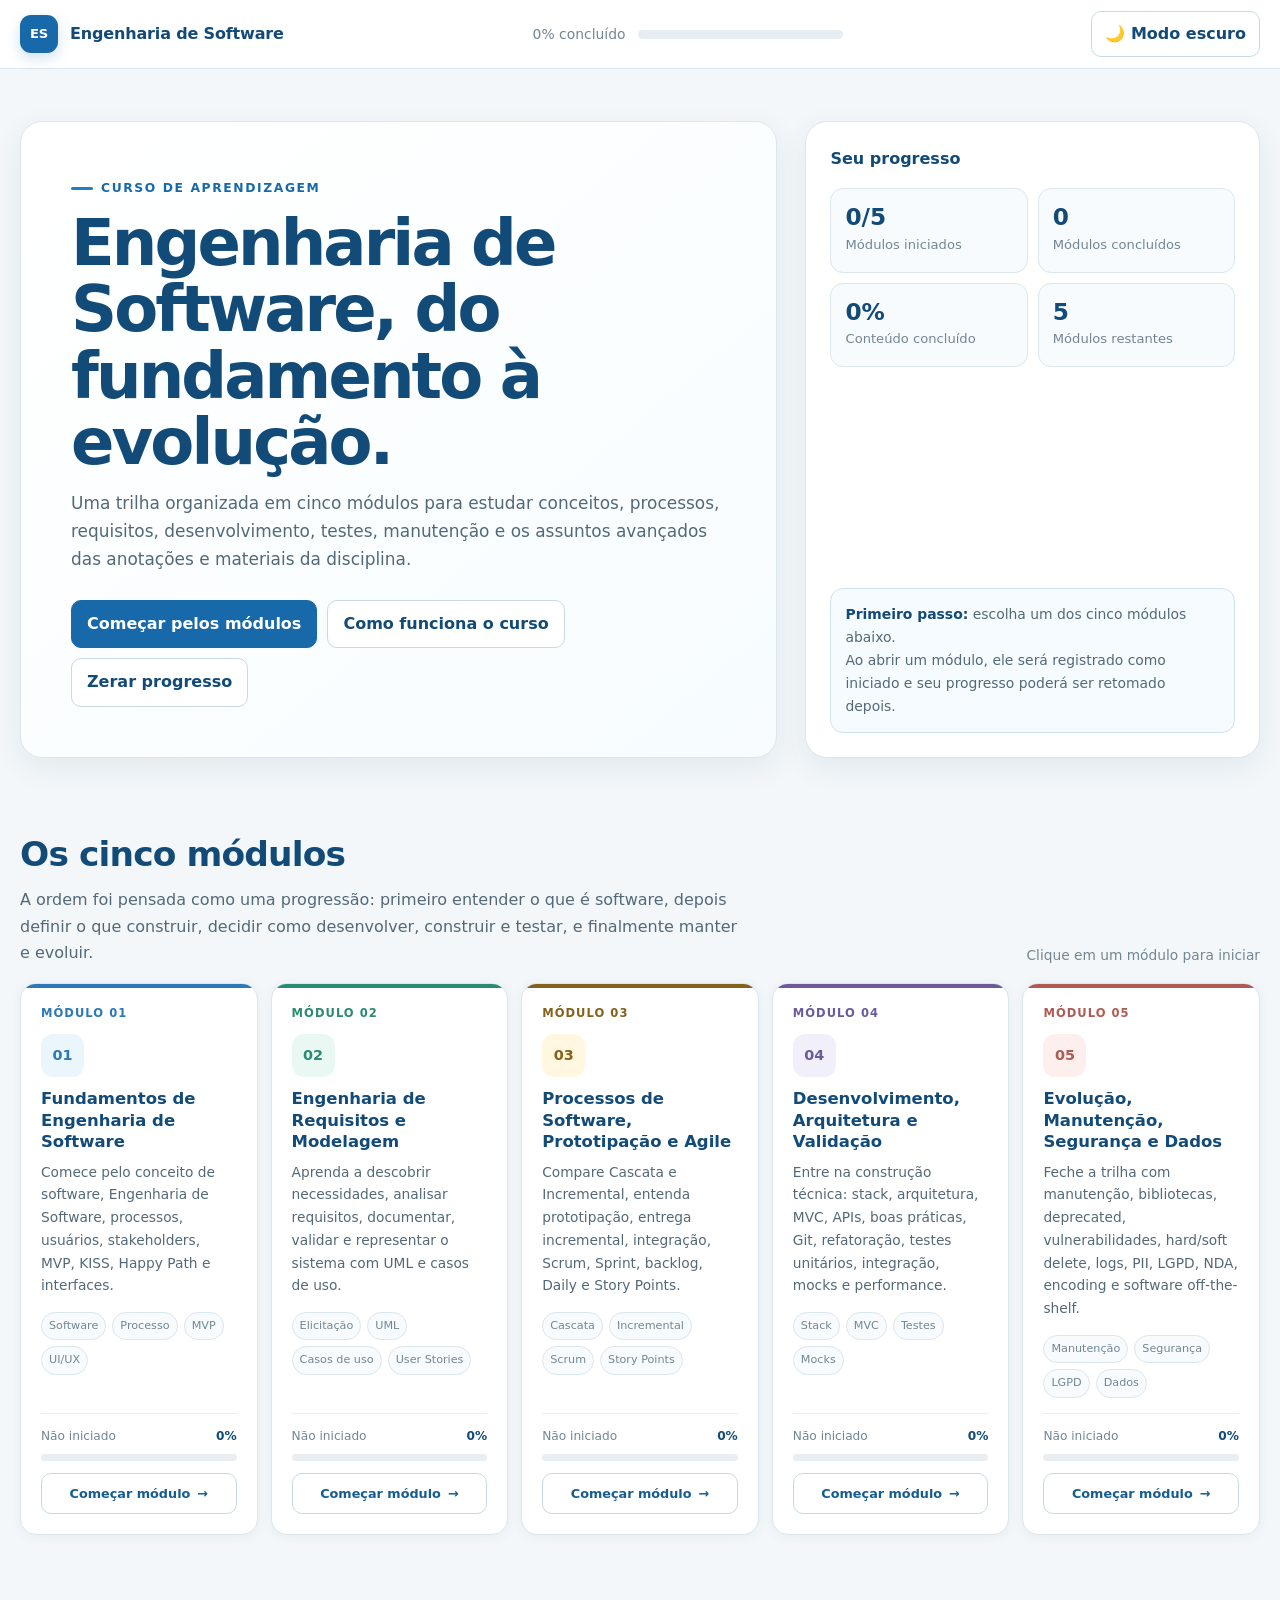
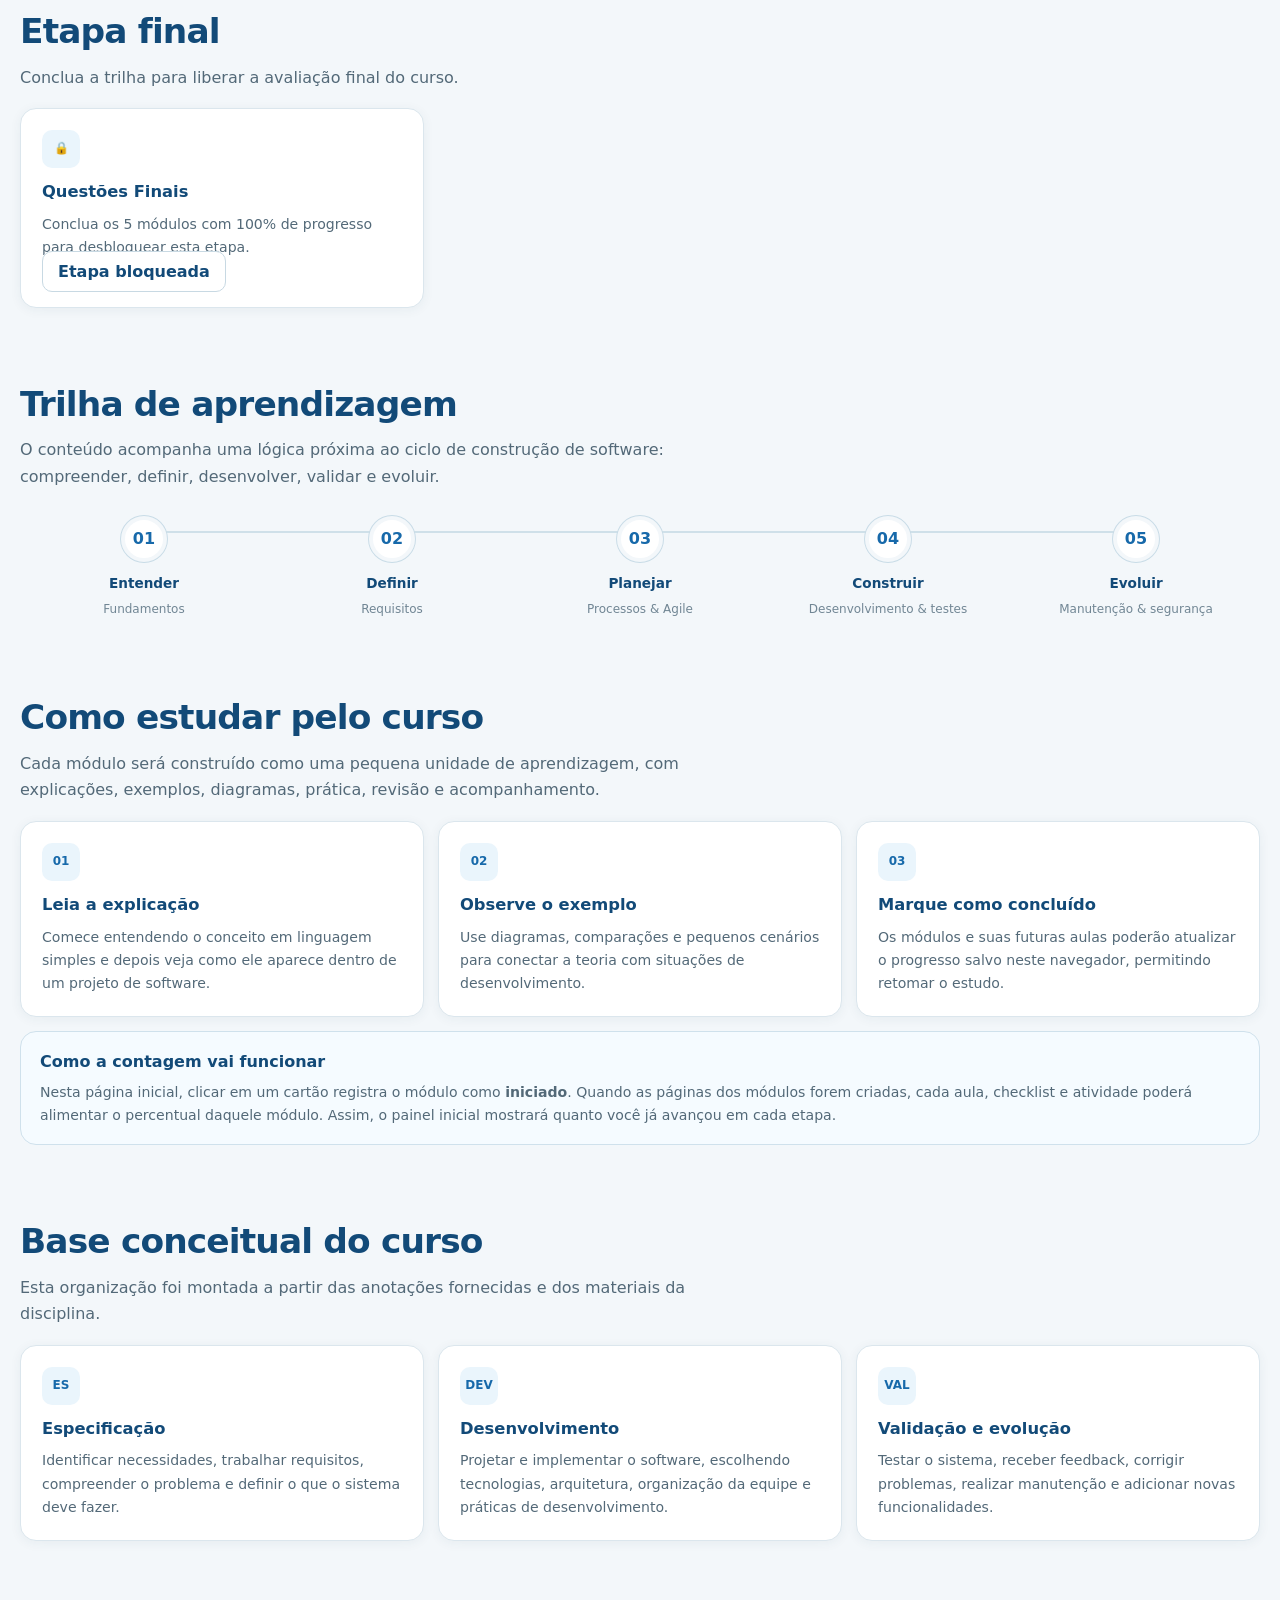
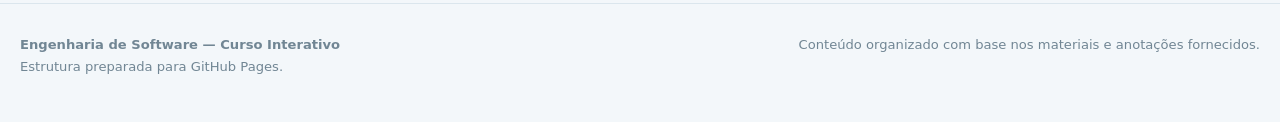
<file: index.html>
<!DOCTYPE html>
<html lang="pt-BR">
<head>
  <meta charset="UTF-8">
  <meta name="viewport" content="width=device-width, initial-scale=1.0">
  <meta name="description" content="Curso progressivo de Engenharia de Software organizado em cinco módulos, com trilha de aprendizagem e acompanhamento de progresso.">
  <meta name="theme-color" content="#1769aa">
  <title>Engenharia de Software | Curso de Aprendizagem</title>

  <!--
    INDEX PRINCIPAL DO CURSO
    ------------------------
    Neste primeiro momento, o arquivo é autocontido para facilitar a montagem do projeto.
    Quando os módulos estiverem prontos, o CSS e o JavaScript poderão ser movidos para:
      /css/style.css
      /js/app.js
      /js/progress.js
    sem alterar a estrutura visual do curso.
  -->

  <link rel="stylesheet" href="css/style.css">
</head>

<body class="home-page">
  <header class="topbar">
    <div class="container topbar-inner">
      <a class="brand" href="#inicio" aria-label="Página inicial do curso">
        <span class="brand-mark">ES</span>
        <span>Engenharia de Software</span>
      </a>

      <div class="top-progress" aria-label="Progresso geral do curso">
        <span id="topProgressText">0% concluído</span>
        <div class="progress-track" aria-hidden="true">
          <span class="progress-fill" id="topProgressFill"></span>
        </div>
      </div>
    </div>
  </header>

  <main id="inicio">
    <!-- ===================== HERO ===================== -->
    <section class="hero">
      <div class="container hero-grid">
        <div class="hero-main">
          <span class="eyebrow">Curso de aprendizagem</span>
          <h1>Engenharia de Software, do fundamento à evolução.</h1>
          <p>
            Uma trilha organizada em cinco módulos para estudar conceitos, processos,
            requisitos, desenvolvimento, testes, manutenção e os assuntos avançados das
            anotações e materiais da disciplina.
          </p>

          <div class="hero-actions">
            <a class="btn primary" href="#modulos">Começar pelos módulos</a>
            <a class="btn" href="#como-estudar">Como funciona o curso</a>
            <button class="btn" type="button" id="resetProgress">Zerar progresso</button>
          </div>
        </div>

        <aside class="hero-side" aria-label="Resumo do progresso">
          <div>
            <h2 class="side-title">Seu progresso</h2>
            <div class="stat-grid">
              <div class="stat">
                <strong id="statModules">0/5</strong>
                <span>Módulos iniciados</span>
              </div>
              <div class="stat">
                <strong id="statCompleted">0</strong>
                <span>Módulos concluídos</span>
              </div>
              <div class="stat">
                <strong id="statItems">0%</strong>
                <span>Conteúdo concluído</span>
              </div>
              <div class="stat">
                <strong id="statRemaining">5</strong>
                <span>Módulos restantes</span>
              </div>
            </div>
          </div>

          <div class="resume-box" id="resumeBox">
            <p><strong>Primeiro passo:</strong> escolha um dos cinco módulos abaixo. Ao clicar, o curso registrará aquele módulo como <em>iniciado</em>.</p>
          </div>
        </aside>
      </div>
    </section>

    <!-- ===================== MODULES ===================== -->
    <section class="section" id="modulos">
      <div class="container">
        <div class="section-header">
          <div>
            <h2>Os cinco módulos</h2>
            <p>
              A ordem foi pensada como uma progressão: primeiro entender o que é software,
              depois definir o que construir, decidir como desenvolver, construir e testar,
              e finalmente manter e evoluir.
            </p>
          </div>
          <span class="section-kicker">Clique em um módulo para iniciar</span>
        </div>

        <div class="modules">
          <a
            class="module-card"
            data-module="1"
            data-status="not-started"
            href="modulos/modulo-1.html"
            style="--module-color:#2d78b5;--module-bg:#eaf5fc;"
            aria-label="Abrir Módulo 1 — Fundamentos de Engenharia de Software"
          >
            <span class="module-number">Módulo 01</span>
            <span class="module-icon">01</span>
            <h3>Fundamentos de Engenharia de Software</h3>
            <p>
              Comece pelo conceito de software, Engenharia de Software, processos,
              usuários, stakeholders, MVP, KISS, Happy Path e interfaces.
            </p>
            <div class="module-topics">
              <span class="topic">Software</span>
              <span class="topic">Processo</span>
              <span class="topic">MVP</span>
              <span class="topic">UI/UX</span>
            </div>
            <div class="module-status">
              <div class="status-line"><span class="status-label">Não iniciado</span><strong class="status-percent">0%</strong></div>
              <div class="module-progress"><span></span></div>
              <div class="module-cta">Começar módulo <span aria-hidden="true">→</span></div>
            </div>
          </a>

          <a
            class="module-card"
            data-module="2"
            data-status="not-started"
            href="modulos/modulo-2.html"
            style="--module-color:#2b8a72;--module-bg:#eaf8f3;"
            aria-label="Abrir Módulo 2 — Engenharia de Requisitos"
          >
            <span class="module-number">Módulo 02</span>
            <span class="module-icon">02</span>
            <h3>Engenharia de Requisitos e Modelagem</h3>
            <p>
              Aprenda a descobrir necessidades, analisar requisitos, documentar,
              validar e representar o sistema com UML e casos de uso.
            </p>
            <div class="module-topics">
              <span class="topic">Elicitação</span>
              <span class="topic">UML</span>
              <span class="topic">Casos de uso</span>
              <span class="topic">User Stories</span>
            </div>
            <div class="module-status">
              <div class="status-line"><span class="status-label">Não iniciado</span><strong class="status-percent">0%</strong></div>
              <div class="module-progress"><span></span></div>
              <div class="module-cta">Começar módulo <span aria-hidden="true">→</span></div>
            </div>
          </a>

          <a
            class="module-card"
            data-module="3"
            data-status="not-started"
            href="modulos/modulo-3.html"
            style="--module-color:#84621c;--module-bg:#fff7df;"
            aria-label="Abrir Módulo 3 — Processos de Software e Agile"
          >
            <span class="module-number">Módulo 03</span>
            <span class="module-icon">03</span>
            <h3>Processos de Software, Prototipação e Agile</h3>
            <p>
              Compare Cascata e Incremental, entenda prototipação, entrega incremental,
              integração, Scrum, Sprint, backlog, Daily e Story Points.
            </p>
            <div class="module-topics">
              <span class="topic">Cascata</span>
              <span class="topic">Incremental</span>
              <span class="topic">Scrum</span>
              <span class="topic">Story Points</span>
            </div>
            <div class="module-status">
              <div class="status-line"><span class="status-label">Não iniciado</span><strong class="status-percent">0%</strong></div>
              <div class="module-progress"><span></span></div>
              <div class="module-cta">Começar módulo <span aria-hidden="true">→</span></div>
            </div>
          </a>

          <a
            class="module-card"
            data-module="4"
            data-status="not-started"
            href="modulos/modulo-4.html"
            style="--module-color:#6c5a9a;--module-bg:#f1effa;"
            aria-label="Abrir Módulo 4 — Desenvolvimento e Validação"
          >
            <span class="module-number">Módulo 04</span>
            <span class="module-icon">04</span>
            <h3>Desenvolvimento, Arquitetura e Validação</h3>
            <p>
              Entre na construção técnica: stack, arquitetura, MVC, APIs, boas práticas,
              Git, refatoração, testes unitários, integração, mocks e performance.
            </p>
            <div class="module-topics">
              <span class="topic">Stack</span>
              <span class="topic">MVC</span>
              <span class="topic">Testes</span>
              <span class="topic">Mocks</span>
            </div>
            <div class="module-status">
              <div class="status-line"><span class="status-label">Não iniciado</span><strong class="status-percent">0%</strong></div>
              <div class="module-progress"><span></span></div>
              <div class="module-cta">Começar módulo <span aria-hidden="true">→</span></div>
            </div>
          </a>

          <a
            class="module-card"
            data-module="5"
            data-status="not-started"
            href="modulos/modulo-5.html"
            style="--module-color:#b05a54;--module-bg:#fcefed;"
            aria-label="Abrir Módulo 5 — Evolução, Manutenção e Segurança"
          >
            <span class="module-number">Módulo 05</span>
            <span class="module-icon">05</span>
            <h3>Evolução, Manutenção, Segurança e Dados</h3>
            <p>
              Feche a trilha com manutenção, bibliotecas, deprecated, vulnerabilidades,
              hard/soft delete, logs, PII, LGPD, NDA, encoding e software off-the-shelf.
            </p>
            <div class="module-topics">
              <span class="topic">Manutenção</span>
              <span class="topic">Segurança</span>
              <span class="topic">LGPD</span>
              <span class="topic">Dados</span>
            </div>
            <div class="module-status">
              <div class="status-line"><span class="status-label">Não iniciado</span><strong class="status-percent">0%</strong></div>
              <div class="module-progress"><span></span></div>
              <div class="module-cta">Começar módulo <span aria-hidden="true">→</span></div>
            </div>
          </a>
        </div>
      </div>
    </section>

    <!-- ===================== FINAL ASSESSMENT ===================== -->
    <section class="section" id="questoes-finais">
      <div class="container">
        <div class="section-header">
          <div>
            <h2>Etapa final</h2>
            <p>Conclua a trilha para liberar a avaliação final do curso.</p>
          </div>
        </div>

        <div class="cards-3">
          <article class="info-card" id="finalStageCard" data-status="locked">
            <div class="mini-icon" id="finalStageIcon" aria-hidden="true">🔒</div>
            <h3>Questões Finais</h3>
            <p id="finalStageDescription">Conclua os 5 módulos com 100% de progresso para desbloquear esta etapa.</p>
            <a class="btn is-disabled" id="finalStageLink" href="modulos/questoes-finais.html" aria-disabled="true" tabindex="-1">Etapa bloqueada</a>
          </article>
        </div>
      </div>
    </section>

    <!-- ===================== LEARNING PATH ===================== -->
    <section class="section" id="trilha">
      <div class="container">
        <div class="section-header">
          <div>
            <h2>Trilha de aprendizagem</h2>
            <p>O conteúdo acompanha uma lógica próxima ao ciclo de construção de software: compreender, definir, desenvolver, validar e evoluir.</p>
          </div>
        </div>

        <div class="path" aria-label="Progressão dos cinco módulos">
          <div class="path-step">
            <div class="path-circle">01</div>
            <strong>Entender</strong>
            <span>Fundamentos</span>
          </div>
          <div class="path-step">
            <div class="path-circle">02</div>
            <strong>Definir</strong>
            <span>Requisitos</span>
          </div>
          <div class="path-step">
            <div class="path-circle">03</div>
            <strong>Planejar</strong>
            <span>Processos & Agile</span>
          </div>
          <div class="path-step">
            <div class="path-circle">04</div>
            <strong>Construir</strong>
            <span>Desenvolvimento & testes</span>
          </div>
          <div class="path-step">
            <div class="path-circle">05</div>
            <strong>Evoluir</strong>
            <span>Manutenção & segurança</span>
          </div>
        </div>
      </div>
    </section>

    <!-- ===================== COMO ESTUDAR ===================== -->
    <section class="section" id="como-estudar">
      <div class="container">
        <div class="section-header">
          <div>
            <h2>Como estudar pelo curso</h2>
            <p>Cada módulo será construído como uma pequena unidade de aprendizagem, com explicações, exemplos, diagramas, prática, revisão e acompanhamento.</p>
          </div>
        </div>

        <div class="cards-3">
          <article class="info-card">
            <div class="mini-icon">01</div>
            <h3>Leia a explicação</h3>
            <p>Comece entendendo o conceito em linguagem simples e depois veja como ele aparece dentro de um projeto de software.</p>
          </article>

          <article class="info-card">
            <div class="mini-icon">02</div>
            <h3>Observe o exemplo</h3>
            <p>Use diagramas, comparações e pequenos cenários para conectar a teoria com situações de desenvolvimento.</p>
          </article>

          <article class="info-card">
            <div class="mini-icon">03</div>
            <h3>Marque como concluído</h3>
            <p>Os módulos e suas futuras aulas poderão atualizar o progresso salvo neste navegador, permitindo retomar o estudo.</p>
          </article>
        </div>

        <div class="note" style="margin-top:14px;">
          <strong>Como a contagem vai funcionar</strong>
          <p>
            Nesta página inicial, clicar em um cartão registra o módulo como <b>iniciado</b>.
            Quando as páginas dos módulos forem criadas, cada aula, checklist e atividade poderá alimentar o percentual daquele módulo.
            Assim, o painel inicial mostrará quanto você já avançou em cada etapa.
          </p>
        </div>
      </div>
    </section>

    <!-- ===================== BASE CONCEITUAL ===================== -->
    <section class="section" id="base">
      <div class="container">
        <div class="section-header">
          <div>
            <h2>Base conceitual do curso</h2>
            <p>Esta organização foi montada a partir das anotações fornecidas e dos materiais da disciplina.</p>
          </div>
        </div>

        <div class="cards-3">
          <article class="info-card">
            <div class="mini-icon">ES</div>
            <h3>Especificação</h3>
            <p>Identificar necessidades, trabalhar requisitos, compreender o problema e definir o que o sistema deve fazer.</p>
          </article>

          <article class="info-card">
            <div class="mini-icon">DEV</div>
            <h3>Desenvolvimento</h3>
            <p>Projetar e implementar o software, escolhendo tecnologias, arquitetura, organização da equipe e práticas de desenvolvimento.</p>
          </article>

          <article class="info-card">
            <div class="mini-icon">VAL</div>
            <h3>Validação e evolução</h3>
            <p>Testar o sistema, receber feedback, corrigir problemas, realizar manutenção e adicionar novas funcionalidades.</p>
          </article>
        </div>
      </div>
    </section>
  </main>

  <footer class="footer">
    <div class="container footer-grid">
      <div>
        <strong>Engenharia de Software — Curso Interativo</strong><br>
        <span>Estrutura preparada para GitHub Pages.</span>
      </div>
      <div>
        <span>Conteúdo organizado com base nos materiais e anotações fornecidos.</span>
      </div>
    </div>
  </footer>

  <div class="toast" id="toast" role="status" aria-live="polite"></div>

  <script src="js/progress.js"></script>
  <script src="js/app.js"></script>
  <script src="js/quiz.js"></script>
</body>
</html>
</file>
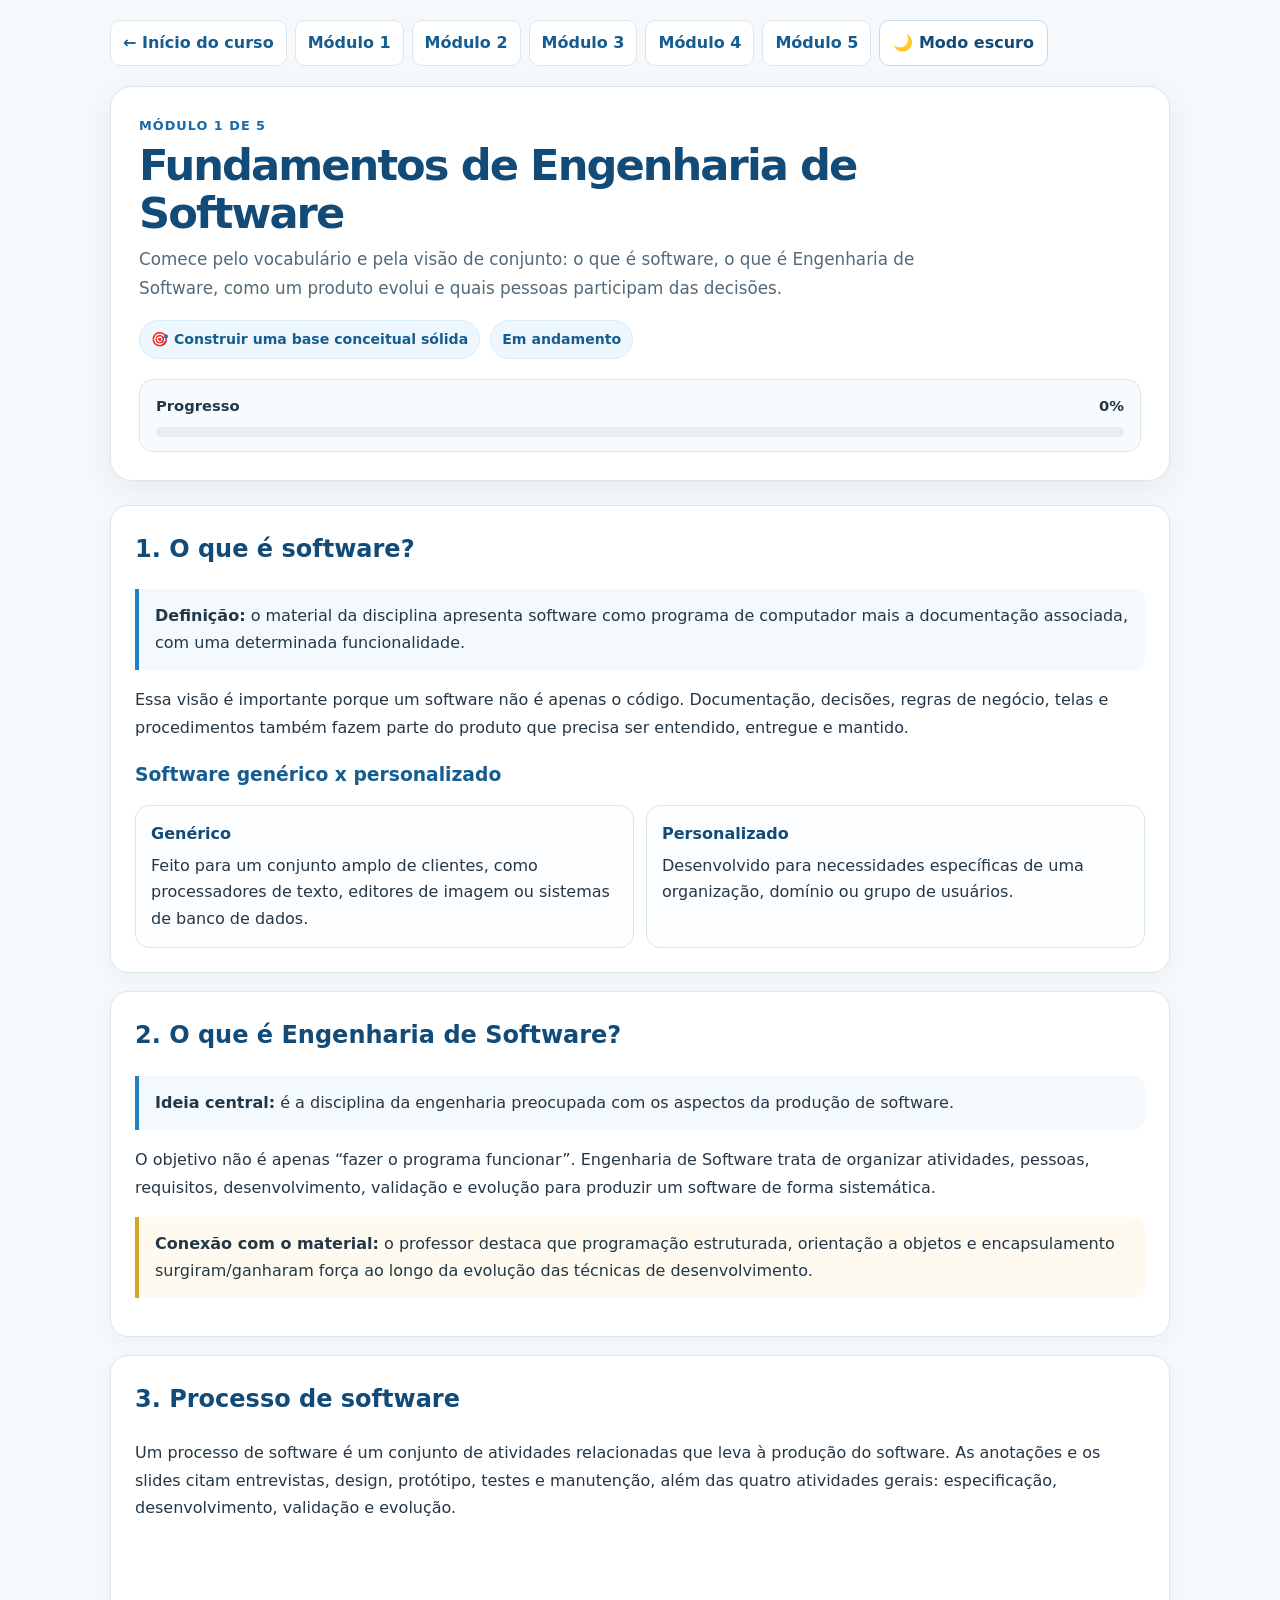
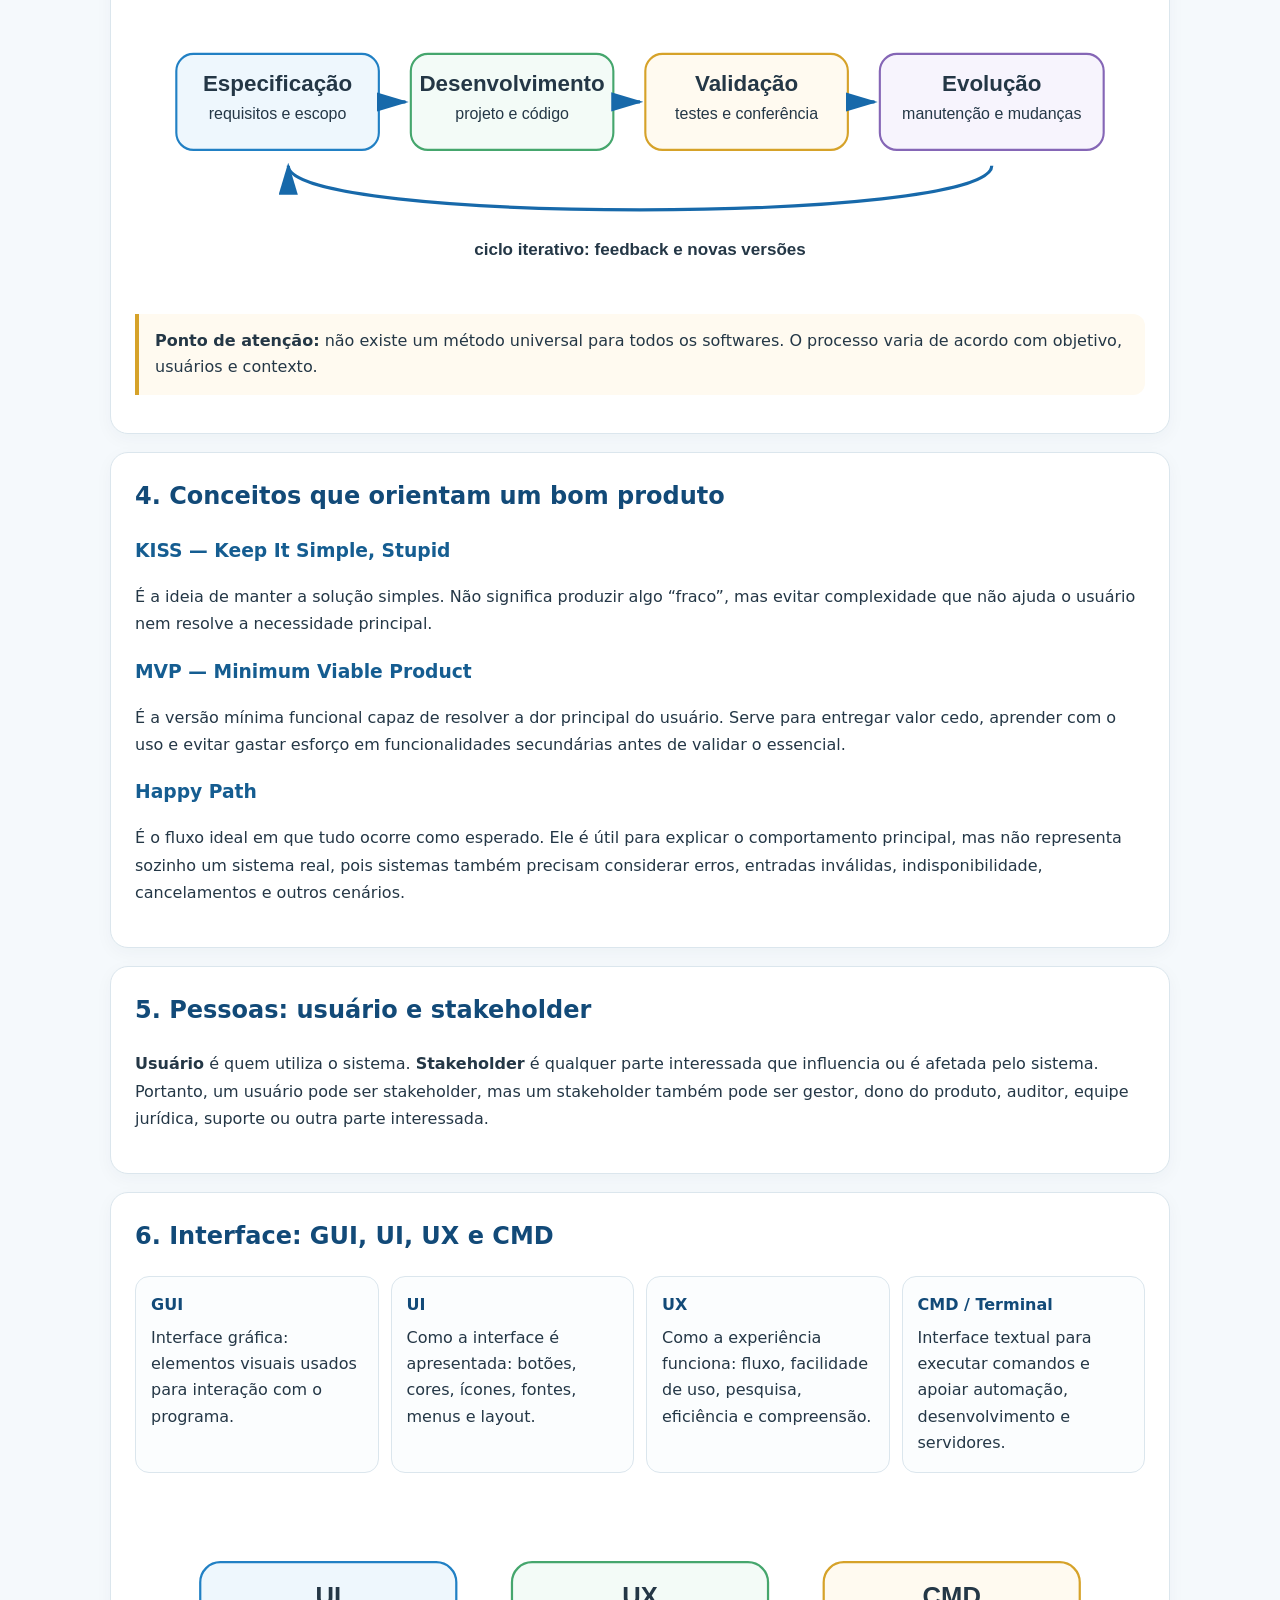
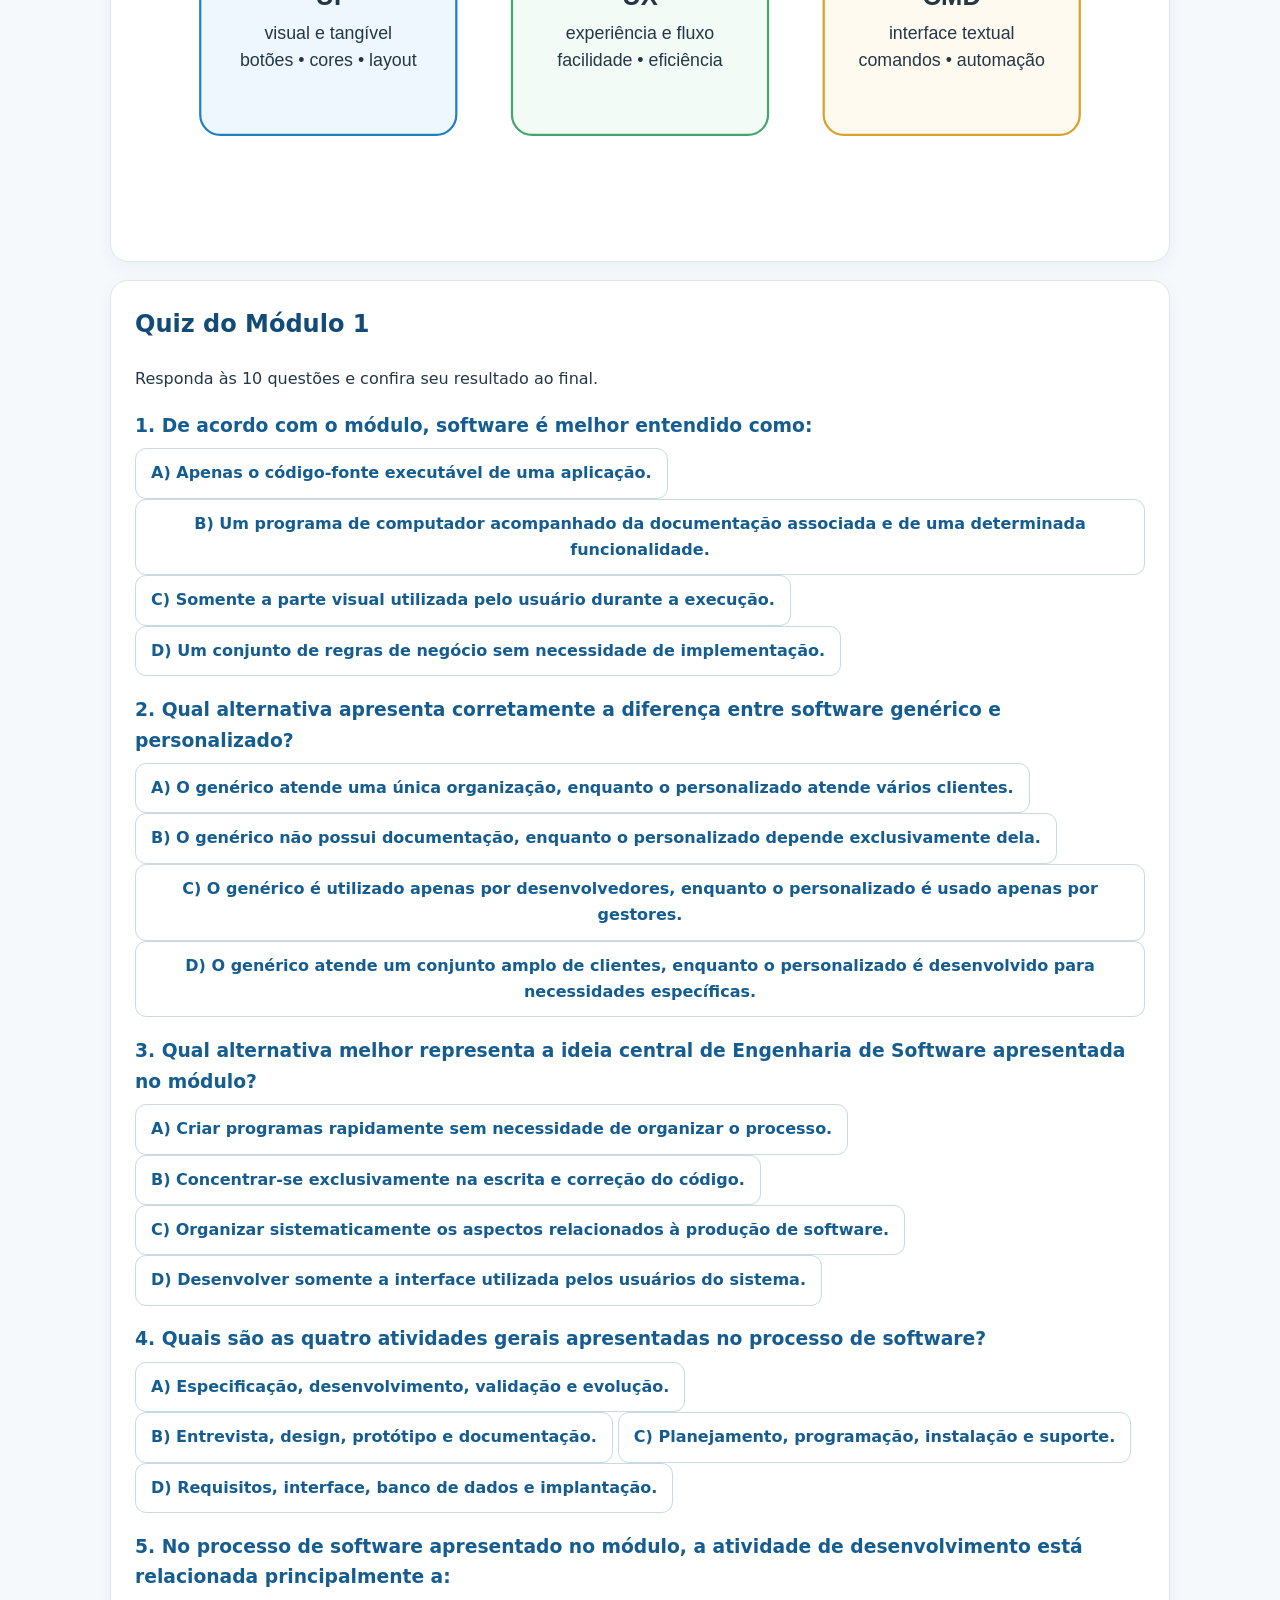
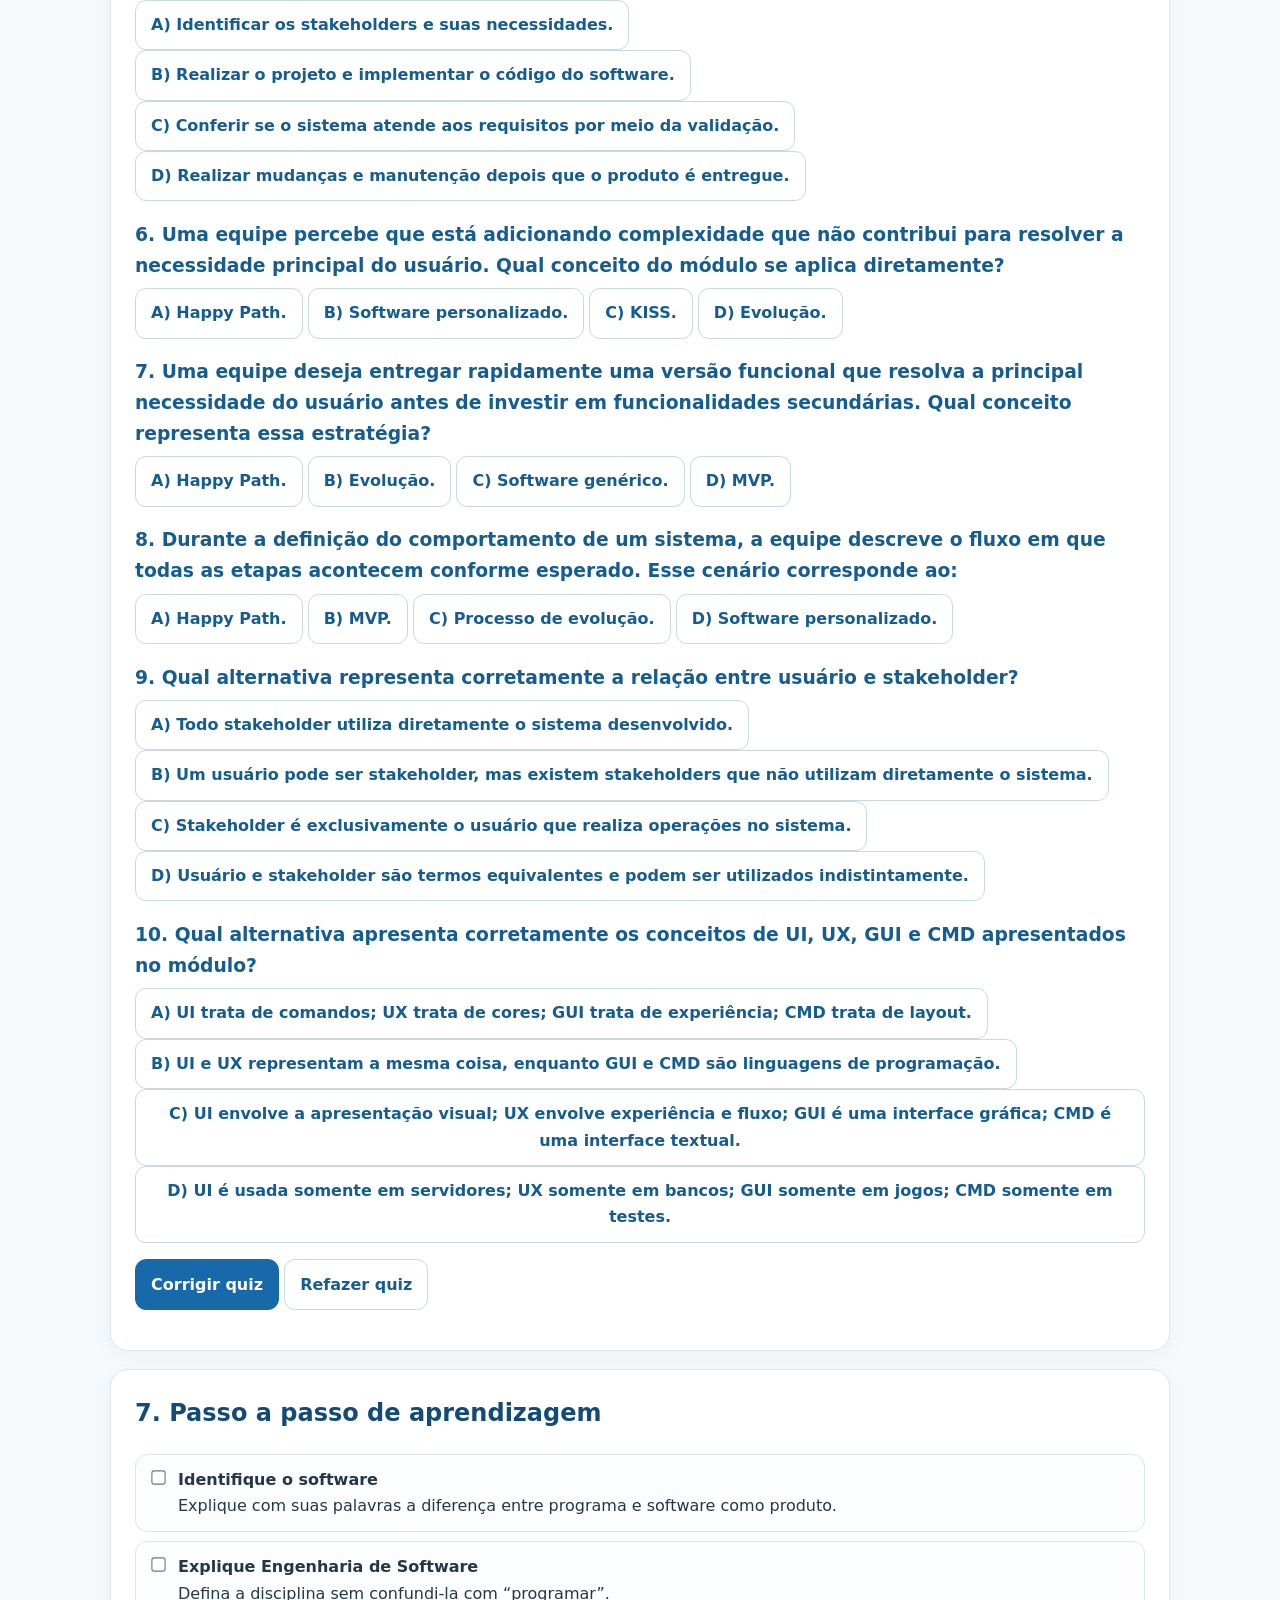
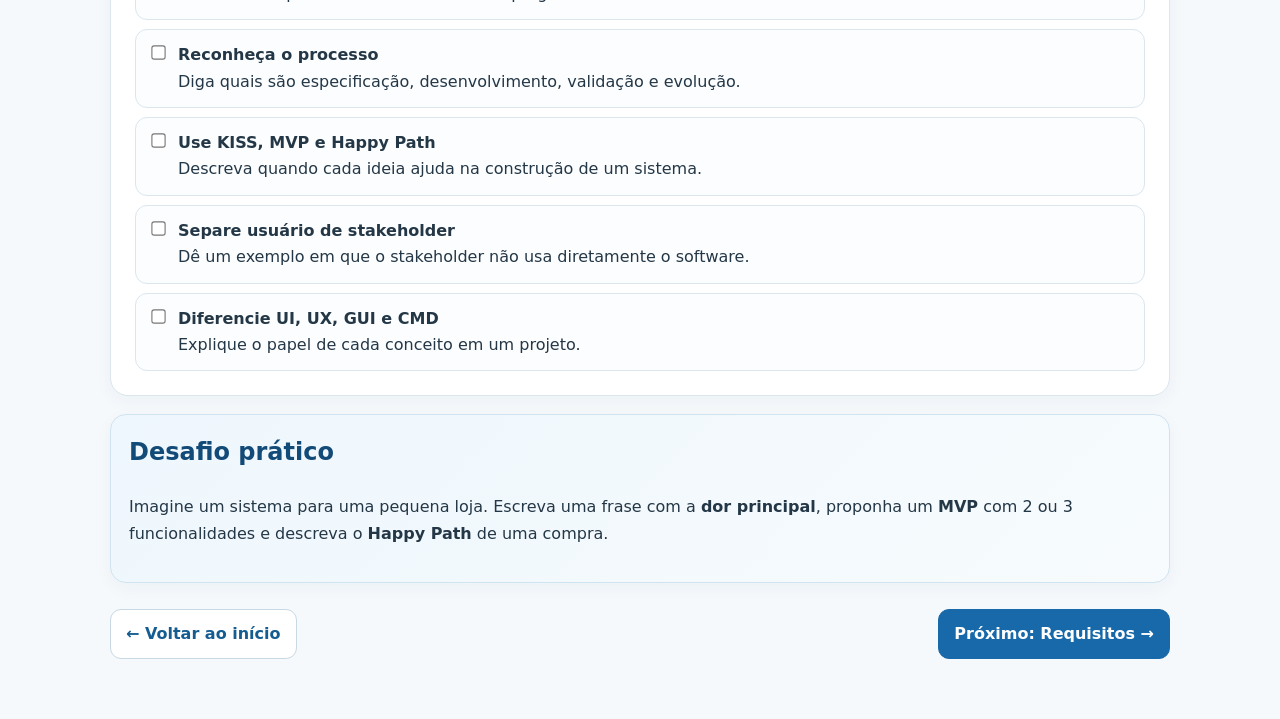
<file: modulos/modulo-1.html>
<!doctype html>
<html lang="pt-BR">
<head>
  <meta charset="utf-8">
  <meta name="viewport" content="width=device-width, initial-scale=1">
  <meta name="description" content="Comece pelo vocabulário e pela visão de conjunto: o que é software, o que é Engenharia de Software, como um produto evolui e quais pessoas participam das decisões.">
  <meta name="theme-color" content="#1769aa">
  <title>Fundamentos de Engenharia de Software | Engenharia de Software</title>
  <link rel="stylesheet" href="../css/style.css">
  <style>
    .module-page { min-height:100vh; background:#f5f9fc; color:#243746; }
    .module-shell { max-width:1100px; margin:0 auto; padding:20px; }
    .module-header { background:#fff; border:1px solid #dbe6ed; border-radius:22px; padding:28px; box-shadow:0 8px 28px rgba(26,60,85,.07); margin-bottom:24px; }
    .eyebrow { color:#1769aa; font-weight:800; letter-spacing:.08em; text-transform:uppercase; font-size:.8rem; }
    .module-header h1 { margin:.35rem 0 .5rem; font-size:clamp(1.8rem,4vw,2.7rem); line-height:1.1; }
    .module-lead { color:#536978; max-width:850px; font-size:1.05rem; line-height:1.7; margin:0; }
    .module-meta { display:flex; flex-wrap:wrap; gap:10px; margin-top:18px; }
    .pill { display:inline-flex; align-items:center; gap:6px; padding:7px 11px; border-radius:999px; background:#eef7fd; color:#155d91; border:1px solid #d7eaf8; font-weight:700; font-size:.88rem; }
    .progress-panel { margin-top:20px; padding:14px 16px; background:#f8fbfd; border:1px solid #dbe6ed; border-radius:14px; }
    .progress-row { display:flex; align-items:center; justify-content:space-between; gap:12px; font-size:.92rem; font-weight:800; margin-bottom:8px; }
    .progress-track { height:10px; background:#e6eef3; border-radius:999px; overflow:hidden; }
    .progress-fill { display:block; height:100%; width:0; background:#2180c4; border-radius:999px; transition:width .25s ease; }
    .module-nav { display:flex; flex-wrap:wrap; gap:8px; margin-bottom:20px; }
    .module-nav a { text-decoration:none; color:#155d91; background:#fff; border:1px solid #dbe6ed; border-radius:10px; padding:9px 12px; font-weight:800; }
    .module-nav a:hover { background:#eef7fd; }
    .section { background:#fff; border:1px solid #dbe6ed; border-radius:18px; padding:24px; margin-bottom:18px; box-shadow:0 5px 18px rgba(26,60,85,.04); }
    .section h2 { margin-top:0; color:#124a78; }
    .section h3 { color:#155d91; margin-bottom:.4rem; }
    .section p, .section li { line-height:1.72; }
    .definition { border-left:4px solid #2180c4; background:#f3f9fd; padding:14px 16px; border-radius:0 12px 12px 0; margin:14px 0; }
    .example { border-left:4px solid #45a66d; background:#f3fbf7; padding:14px 16px; border-radius:0 12px 12px 0; margin:14px 0; }
    .attention { border-left:4px solid #d6a229; background:#fffaf0; padding:14px 16px; border-radius:0 12px 12px 0; margin:14px 0; }
    .step-grid { display:grid; grid-template-columns:repeat(auto-fit,minmax(220px,1fr)); gap:12px; margin-top:14px; }
    .step { padding:15px; border:1px solid #dbe6ed; border-radius:14px; background:#fbfdfe; }
    .step strong { display:block; color:#124a78; margin-bottom:6px; }
    .checklist { display:grid; gap:9px; margin-top:14px; }
    .checkitem { display:flex; gap:10px; align-items:flex-start; padding:12px; background:#fbfdfe; border:1px solid #dbe6ed; border-radius:12px; }
    .checkitem input { margin-top:4px; accent-color:#1769aa; transform:scale(1.1); }
    .challenge { background:linear-gradient(135deg,#eef7fd,#f7fbfd); border:1px solid #cfe3f1; border-radius:16px; padding:18px; }
    .module-footer { display:flex; flex-wrap:wrap; justify-content:space-between; gap:10px; margin:26px 0 40px; }
    .btn { display:inline-flex; align-items:center; gap:8px; padding:11px 15px; border-radius:11px; border:1px solid #c8d9e3; background:#fff; color:#155d91; text-decoration:none; font-weight:800; }
    .btn.primary { background:#1769aa; border-color:#1769aa; color:#fff; }
    .sr-only { position:absolute; width:1px; height:1px; padding:0; margin:-1px; overflow:hidden; clip:rect(0,0,0,0); white-space:nowrap; border:0; }
    @media (max-width:700px) {
      .module-shell { padding:12px; }
      .module-header, .section { padding:18px; border-radius:15px; }
    }
  </style>
</head>
<body>
<div class="module-page">
  <main class="module-shell" data-module="1">
    <div class="module-nav" aria-label="Navegação do curso">
      <a href="../index.html">← Início do curso</a>
      <a href="modulo-1.html">Módulo 1</a>
      <a href="modulo-2.html">Módulo 2</a>
      <a href="modulo-3.html">Módulo 3</a>
      <a href="modulo-4.html">Módulo 4</a>
      <a href="modulo-5.html">Módulo 5</a>
    </div>
    <header class="module-header">
      <div class="eyebrow">Módulo 1 de 5</div>
      <h1>Fundamentos de Engenharia de Software</h1>
      <p class="module-lead">Comece pelo vocabulário e pela visão de conjunto: o que é software, o que é Engenharia de Software, como um produto evolui e quais pessoas participam das decisões.</p>
      <div class="module-meta">
        <span class="pill">🎯 Construir uma base conceitual sólida</span>
        <span class="pill" data-module-status>Em andamento</span>
      </div>
      <div class="progress-panel" aria-label="Progresso do módulo">
        <div class="progress-row"><span>Progresso</span><strong data-progress-percent>0%</strong></div>
        <div class="progress-track"><span class="progress-fill" data-progress-fill></span></div>
      </div>
    </header>

<section class="section">
  <h2>1. O que é software?</h2>
  <div class="definition"><strong>Definição:</strong> o material da disciplina apresenta software como programa de computador mais a documentação associada, com uma determinada funcionalidade.</div>
  <p>Essa visão é importante porque um software não é apenas o código. Documentação, decisões, regras de negócio, telas e procedimentos também fazem parte do produto que precisa ser entendido, entregue e mantido.</p>
  <h3>Software genérico x personalizado</h3>
  <div class="step-grid">
    <div class="step"><strong>Genérico</strong><span>Feito para um conjunto amplo de clientes, como processadores de texto, editores de imagem ou sistemas de banco de dados.</span></div>
    <div class="step"><strong>Personalizado</strong><span>Desenvolvido para necessidades específicas de uma organização, domínio ou grupo de usuários.</span></div>
  </div>
</section>

<section class="section">
  <h2>2. O que é Engenharia de Software?</h2>
  <div class="definition"><strong>Ideia central:</strong> é a disciplina da engenharia preocupada com os aspectos da produção de software.</div>
  <p>O objetivo não é apenas “fazer o programa funcionar”. Engenharia de Software trata de organizar atividades, pessoas, requisitos, desenvolvimento, validação e evolução para produzir um software de forma sistemática.</p>
  <div class="attention"><strong>Conexão com o material:</strong> o professor destaca que programação estruturada, orientação a objetos e encapsulamento surgiram/ganharam força ao longo da evolução das técnicas de desenvolvimento.</div>
</section>

<section class="section">
  <h2>3. Processo de software</h2>
  <p>Um processo de software é um conjunto de atividades relacionadas que leva à produção do software. As anotações e os slides citam entrevistas, design, protótipo, testes e manutenção, além das quatro atividades gerais: especificação, desenvolvimento, validação e evolução.</p>
  <div class="diagram" role="img" aria-label="Ciclo geral de um processo de software">
    <svg viewBox="0 0 940 300" xmlns="http://www.w3.org/2000/svg">
      <defs><marker id="a1" markerWidth="10" markerHeight="10" refX="9" refY="3" orient="auto"><path d="M0,0 L10,3 L0,6 Z" fill="#1769aa"/></marker></defs>
      <rect x="35" y="90" width="190" height="90" rx="16" fill="#eef7fd" stroke="#2180c4" stroke-width="2"/>
      <rect x="255" y="90" width="190" height="90" rx="16" fill="#f3fbf7" stroke="#45a66d" stroke-width="2"/>
      <rect x="475" y="90" width="190" height="90" rx="16" fill="#fffaf0" stroke="#d6a229" stroke-width="2"/>
      <rect x="695" y="90" width="210" height="90" rx="16" fill="#f7f4fd" stroke="#8566b6" stroke-width="2"/>
      <text x="130" y="125" text-anchor="middle" font-size="21" font-weight="700">Especificação</text><text x="130" y="151" text-anchor="middle" font-size="15">requisitos e escopo</text>
      <text x="350" y="125" text-anchor="middle" font-size="21" font-weight="700">Desenvolvimento</text><text x="350" y="151" text-anchor="middle" font-size="15">projeto e código</text>
      <text x="570" y="125" text-anchor="middle" font-size="21" font-weight="700">Validação</text><text x="570" y="151" text-anchor="middle" font-size="15">testes e conferência</text>
      <text x="800" y="125" text-anchor="middle" font-size="21" font-weight="700">Evolução</text><text x="800" y="151" text-anchor="middle" font-size="15">manutenção e mudanças</text>
      <path d="M225 135 H250" stroke="#1769aa" stroke-width="3" marker-end="url(#a1)"/><path d="M445 135 H470" stroke="#1769aa" stroke-width="3" marker-end="url(#a1)"/><path d="M665 135 H690" stroke="#1769aa" stroke-width="3" marker-end="url(#a1)"/>
      <path d="M800 195 C800 250 140 250 140 195" fill="none" stroke="#1769aa" stroke-width="3" marker-end="url(#a1)"/>
      <text x="470" y="279" text-anchor="middle" font-size="16" font-weight="700">ciclo iterativo: feedback e novas versões</text>
    </svg>
  </div>
  <div class="attention"><strong>Ponto de atenção:</strong> não existe um método universal para todos os softwares. O processo varia de acordo com objetivo, usuários e contexto.</div>
</section>

<section class="section">
  <h2>4. Conceitos que orientam um bom produto</h2>
  <h3>KISS — Keep It Simple, Stupid</h3>
  <p>É a ideia de manter a solução simples. Não significa produzir algo “fraco”, mas evitar complexidade que não ajuda o usuário nem resolve a necessidade principal.</p>
  <h3>MVP — Minimum Viable Product</h3>
  <p>É a versão mínima funcional capaz de resolver a dor principal do usuário. Serve para entregar valor cedo, aprender com o uso e evitar gastar esforço em funcionalidades secundárias antes de validar o essencial.</p>
  <h3>Happy Path</h3>
  <p>É o fluxo ideal em que tudo ocorre como esperado. Ele é útil para explicar o comportamento principal, mas não representa sozinho um sistema real, pois sistemas também precisam considerar erros, entradas inválidas, indisponibilidade, cancelamentos e outros cenários.</p>
</section>

<section class="section">
  <h2>5. Pessoas: usuário e stakeholder</h2>
  <p><strong>Usuário</strong> é quem utiliza o sistema. <strong>Stakeholder</strong> é qualquer parte interessada que influencia ou é afetada pelo sistema. Portanto, um usuário pode ser stakeholder, mas um stakeholder também pode ser gestor, dono do produto, auditor, equipe jurídica, suporte ou outra parte interessada.</p>
</section>

<section class="section">
  <h2>6. Interface: GUI, UI, UX e CMD</h2>
  <div class="step-grid">
    <div class="step"><strong>GUI</strong><span>Interface gráfica: elementos visuais usados para interação com o programa.</span></div>
    <div class="step"><strong>UI</strong><span>Como a interface é apresentada: botões, cores, ícones, fontes, menus e layout.</span></div>
    <div class="step"><strong>UX</strong><span>Como a experiência funciona: fluxo, facilidade de uso, pesquisa, eficiência e compreensão.</span></div>
    <div class="step"><strong>CMD / Terminal</strong><span>Interface textual para executar comandos e apoiar automação, desenvolvimento e servidores.</span></div>
  </div>
  <div class="diagram">
    <svg viewBox="0 0 900 270" xmlns="http://www.w3.org/2000/svg">
      <rect x="55" y="55" width="230" height="155" rx="18" fill="#eef7fd" stroke="#2180c4" stroke-width="2"/>
      <rect x="335" y="55" width="230" height="155" rx="18" fill="#f3fbf7" stroke="#45a66d" stroke-width="2"/>
      <rect x="615" y="55" width="230" height="155" rx="18" fill="#fffaf0" stroke="#d6a229" stroke-width="2"/>
      <text x="170" y="93" text-anchor="middle" font-size="23" font-weight="700">UI</text>
      <text x="170" y="124" text-anchor="middle" font-size="16">visual e tangível</text>
      <text x="170" y="148" text-anchor="middle" font-size="16">botões • cores • layout</text>
      <text x="450" y="93" text-anchor="middle" font-size="23" font-weight="700">UX</text>
      <text x="450" y="124" text-anchor="middle" font-size="16">experiência e fluxo</text>
      <text x="450" y="148" text-anchor="middle" font-size="16">facilidade • eficiência</text>
      <text x="730" y="93" text-anchor="middle" font-size="23" font-weight="700">CMD</text>
      <text x="730" y="124" text-anchor="middle" font-size="16">interface textual</text>
      <text x="730" y="148" text-anchor="middle" font-size="16">comandos • automação</text>
    </svg>
  </div>
</section>

<section class="section" data-quiz aria-labelledby="quiz-modulo-1-titulo">
  <h2 id="quiz-modulo-1-titulo">Quiz do Módulo 1</h2>
  <p>Responda às 10 questões e confira seu resultado ao final.</p>

  <div data-question data-answer="B">
    <h3>1. De acordo com o módulo, software é melhor entendido como:</h3>
    <button class="btn" type="button" data-option="A">A) Apenas o código-fonte executável de uma aplicação.</button>
    <button class="btn" type="button" data-option="B">B) Um programa de computador acompanhado da documentação associada e de uma determinada funcionalidade.</button>
    <button class="btn" type="button" data-option="C">C) Somente a parte visual utilizada pelo usuário durante a execução.</button>
    <button class="btn" type="button" data-option="D">D) Um conjunto de regras de negócio sem necessidade de implementação.</button>
  </div>

  <div data-question data-answer="D">
    <h3>2. Qual alternativa apresenta corretamente a diferença entre software genérico e personalizado?</h3>
    <button class="btn" type="button" data-option="A">A) O genérico atende uma única organização, enquanto o personalizado atende vários clientes.</button>
    <button class="btn" type="button" data-option="B">B) O genérico não possui documentação, enquanto o personalizado depende exclusivamente dela.</button>
    <button class="btn" type="button" data-option="C">C) O genérico é utilizado apenas por desenvolvedores, enquanto o personalizado é usado apenas por gestores.</button>
    <button class="btn" type="button" data-option="D">D) O genérico atende um conjunto amplo de clientes, enquanto o personalizado é desenvolvido para necessidades específicas.</button>
  </div>

  <div data-question data-answer="C">
    <h3>3. Qual alternativa melhor representa a ideia central de Engenharia de Software apresentada no módulo?</h3>
    <button class="btn" type="button" data-option="A">A) Criar programas rapidamente sem necessidade de organizar o processo.</button>
    <button class="btn" type="button" data-option="B">B) Concentrar-se exclusivamente na escrita e correção do código.</button>
    <button class="btn" type="button" data-option="C">C) Organizar sistematicamente os aspectos relacionados à produção de software.</button>
    <button class="btn" type="button" data-option="D">D) Desenvolver somente a interface utilizada pelos usuários do sistema.</button>
  </div>

  <div data-question data-answer="A">
    <h3>4. Quais são as quatro atividades gerais apresentadas no processo de software?</h3>
    <button class="btn" type="button" data-option="A">A) Especificação, desenvolvimento, validação e evolução.</button>
    <button class="btn" type="button" data-option="B">B) Entrevista, design, protótipo e documentação.</button>
    <button class="btn" type="button" data-option="C">C) Planejamento, programação, instalação e suporte.</button>
    <button class="btn" type="button" data-option="D">D) Requisitos, interface, banco de dados e implantação.</button>
  </div>

  <div data-question data-answer="B">
    <h3>5. No processo de software apresentado no módulo, a atividade de desenvolvimento está relacionada principalmente a:</h3>
    <button class="btn" type="button" data-option="A">A) Identificar os stakeholders e suas necessidades.</button>
    <button class="btn" type="button" data-option="B">B) Realizar o projeto e implementar o código do software.</button>
    <button class="btn" type="button" data-option="C">C) Conferir se o sistema atende aos requisitos por meio da validação.</button>
    <button class="btn" type="button" data-option="D">D) Realizar mudanças e manutenção depois que o produto é entregue.</button>
  </div>

  <div data-question data-answer="C">
    <h3>6. Uma equipe percebe que está adicionando complexidade que não contribui para resolver a necessidade principal do usuário. Qual conceito do módulo se aplica diretamente?</h3>
    <button class="btn" type="button" data-option="A">A) Happy Path.</button>
    <button class="btn" type="button" data-option="B">B) Software personalizado.</button>
    <button class="btn" type="button" data-option="C">C) KISS.</button>
    <button class="btn" type="button" data-option="D">D) Evolução.</button>
  </div>

  <div data-question data-answer="D">
    <h3>7. Uma equipe deseja entregar rapidamente uma versão funcional que resolva a principal necessidade do usuário antes de investir em funcionalidades secundárias. Qual conceito representa essa estratégia?</h3>
    <button class="btn" type="button" data-option="A">A) Happy Path.</button>
    <button class="btn" type="button" data-option="B">B) Evolução.</button>
    <button class="btn" type="button" data-option="C">C) Software genérico.</button>
    <button class="btn" type="button" data-option="D">D) MVP.</button>
  </div>

  <div data-question data-answer="A">
    <h3>8. Durante a definição do comportamento de um sistema, a equipe descreve o fluxo em que todas as etapas acontecem conforme esperado. Esse cenário corresponde ao:</h3>
    <button class="btn" type="button" data-option="A">A) Happy Path.</button>
    <button class="btn" type="button" data-option="B">B) MVP.</button>
    <button class="btn" type="button" data-option="C">C) Processo de evolução.</button>
    <button class="btn" type="button" data-option="D">D) Software personalizado.</button>
  </div>

  <div data-question data-answer="B">
    <h3>9. Qual alternativa representa corretamente a relação entre usuário e stakeholder?</h3>
    <button class="btn" type="button" data-option="A">A) Todo stakeholder utiliza diretamente o sistema desenvolvido.</button>
    <button class="btn" type="button" data-option="B">B) Um usuário pode ser stakeholder, mas existem stakeholders que não utilizam diretamente o sistema.</button>
    <button class="btn" type="button" data-option="C">C) Stakeholder é exclusivamente o usuário que realiza operações no sistema.</button>
    <button class="btn" type="button" data-option="D">D) Usuário e stakeholder são termos equivalentes e podem ser utilizados indistintamente.</button>
  </div>

  <div data-question data-answer="C">
    <h3>10. Qual alternativa apresenta corretamente os conceitos de UI, UX, GUI e CMD apresentados no módulo?</h3>
    <button class="btn" type="button" data-option="A">A) UI trata de comandos; UX trata de cores; GUI trata de experiência; CMD trata de layout.</button>
    <button class="btn" type="button" data-option="B">B) UI e UX representam a mesma coisa, enquanto GUI e CMD são linguagens de programação.</button>
    <button class="btn" type="button" data-option="C">C) UI envolve a apresentação visual; UX envolve experiência e fluxo; GUI é uma interface gráfica; CMD é uma interface textual.</button>
    <button class="btn" type="button" data-option="D">D) UI é usada somente em servidores; UX somente em bancos; GUI somente em jogos; CMD somente em testes.</button>
  </div>

  <p>
    <button class="btn primary" type="button" data-quiz-submit>Corrigir quiz</button>
    <button class="btn" type="button" data-quiz-reset>Refazer quiz</button>
  </p>
  <p data-quiz-result role="status" aria-live="polite"></p>
</section>

<section class="section">
  <h2>7. Passo a passo de aprendizagem</h2>
  <div class="checklist">
    <label class="checkitem" data-lesson="1"><input type="checkbox"><span><strong>Identifique o software</strong><br>Explique com suas palavras a diferença entre programa e software como produto.</span></label>
    <label class="checkitem" data-lesson="2"><input type="checkbox"><span><strong>Explique Engenharia de Software</strong><br>Defina a disciplina sem confundi-la com “programar”.</span></label>
    <label class="checkitem" data-lesson="3"><input type="checkbox"><span><strong>Reconheça o processo</strong><br>Diga quais são especificação, desenvolvimento, validação e evolução.</span></label>
    <label class="checkitem" data-lesson="4"><input type="checkbox"><span><strong>Use KISS, MVP e Happy Path</strong><br>Descreva quando cada ideia ajuda na construção de um sistema.</span></label>
    <label class="checkitem" data-lesson="5"><input type="checkbox"><span><strong>Separe usuário de stakeholder</strong><br>Dê um exemplo em que o stakeholder não usa diretamente o software.</span></label>
    <label class="checkitem" data-lesson="6"><input type="checkbox"><span><strong>Diferencie UI, UX, GUI e CMD</strong><br>Explique o papel de cada conceito em um projeto.</span></label>
  </div>
</section>

<section class="section challenge">
  <h2>Desafio prático</h2>
  <p>Imagine um sistema para uma pequena loja. Escreva uma frase com a <strong>dor principal</strong>, proponha um <strong>MVP</strong> com 2 ou 3 funcionalidades e descreva o <strong>Happy Path</strong> de uma compra.</p>
</section>

    <div class="module-footer">
      <a class="btn" href="../index.html">← Voltar ao início</a>
      
      <a class="btn primary" href="modulo-2.html">Próximo: Requisitos →</a>
    </div>
  </main>
</div>
<script src="../js/progress.js"></script>
<script src="../js/quiz.js"></script>
</body>
</html>
</file>
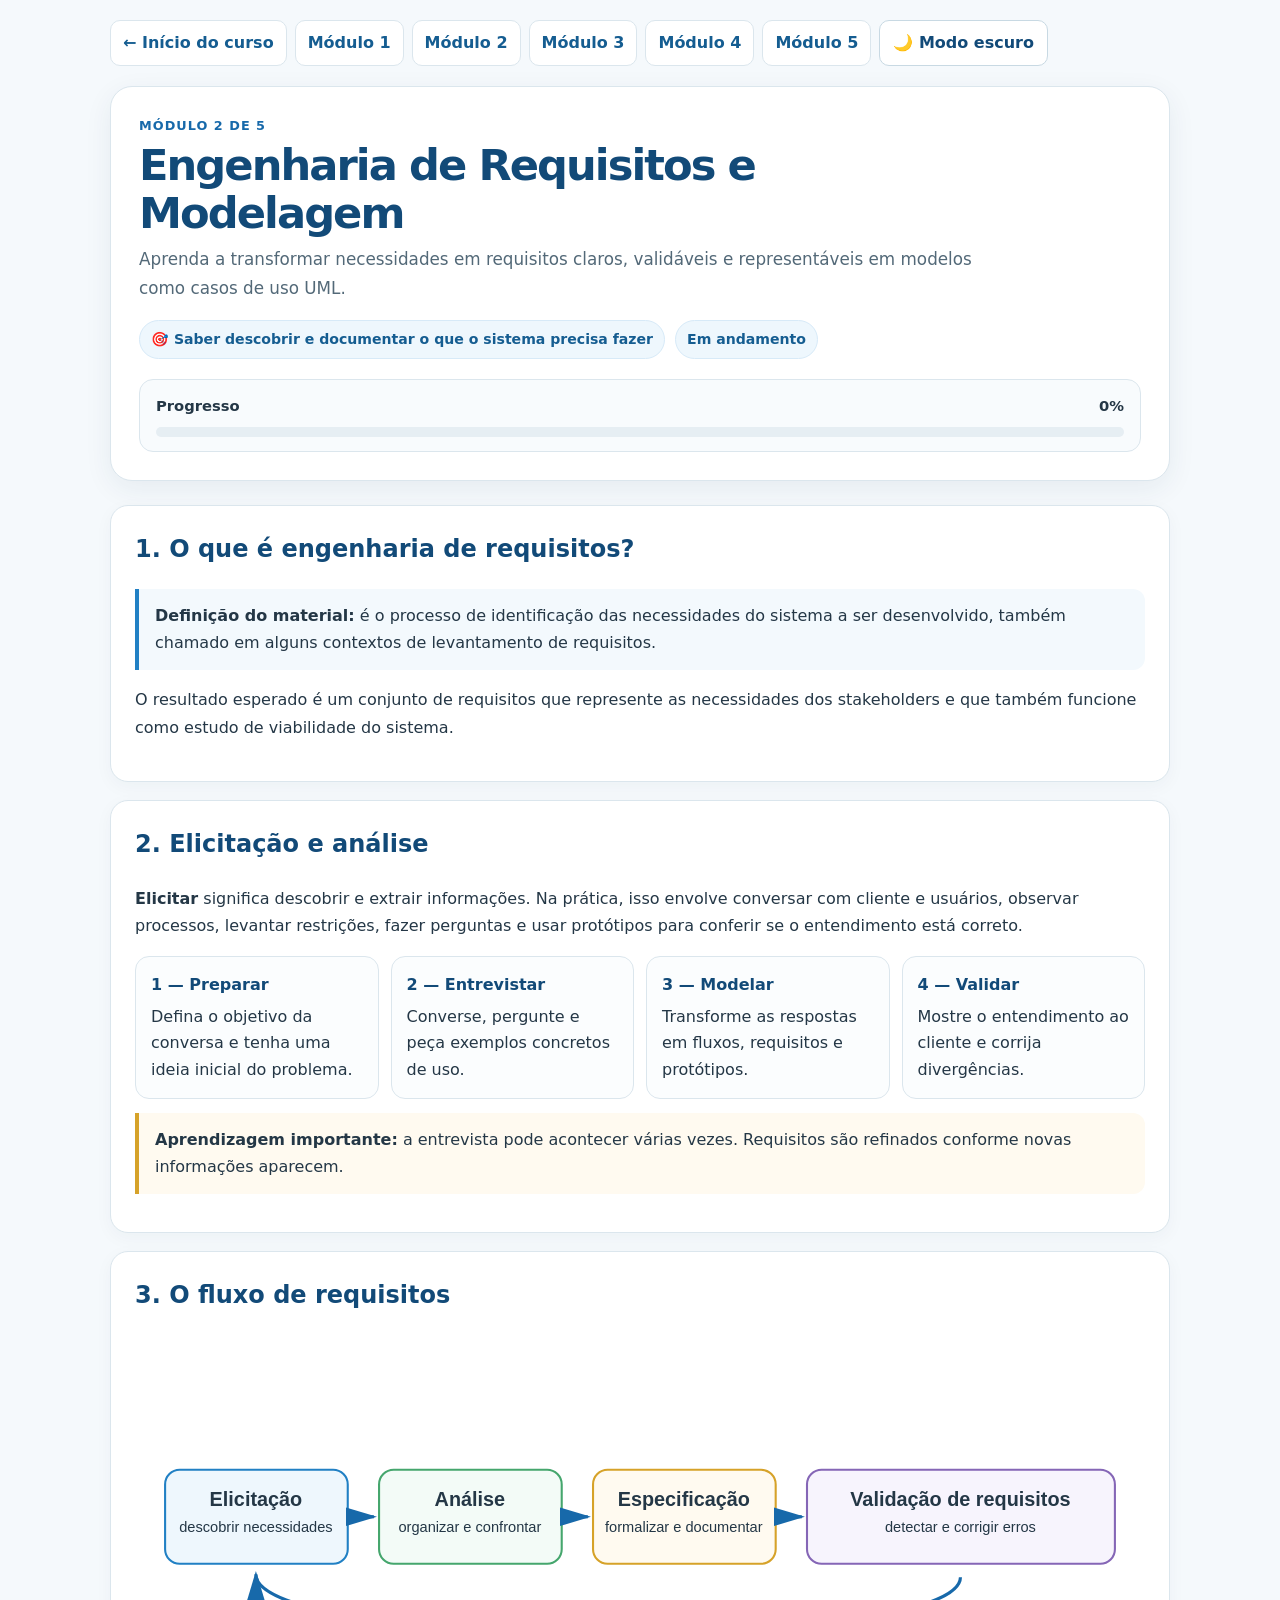
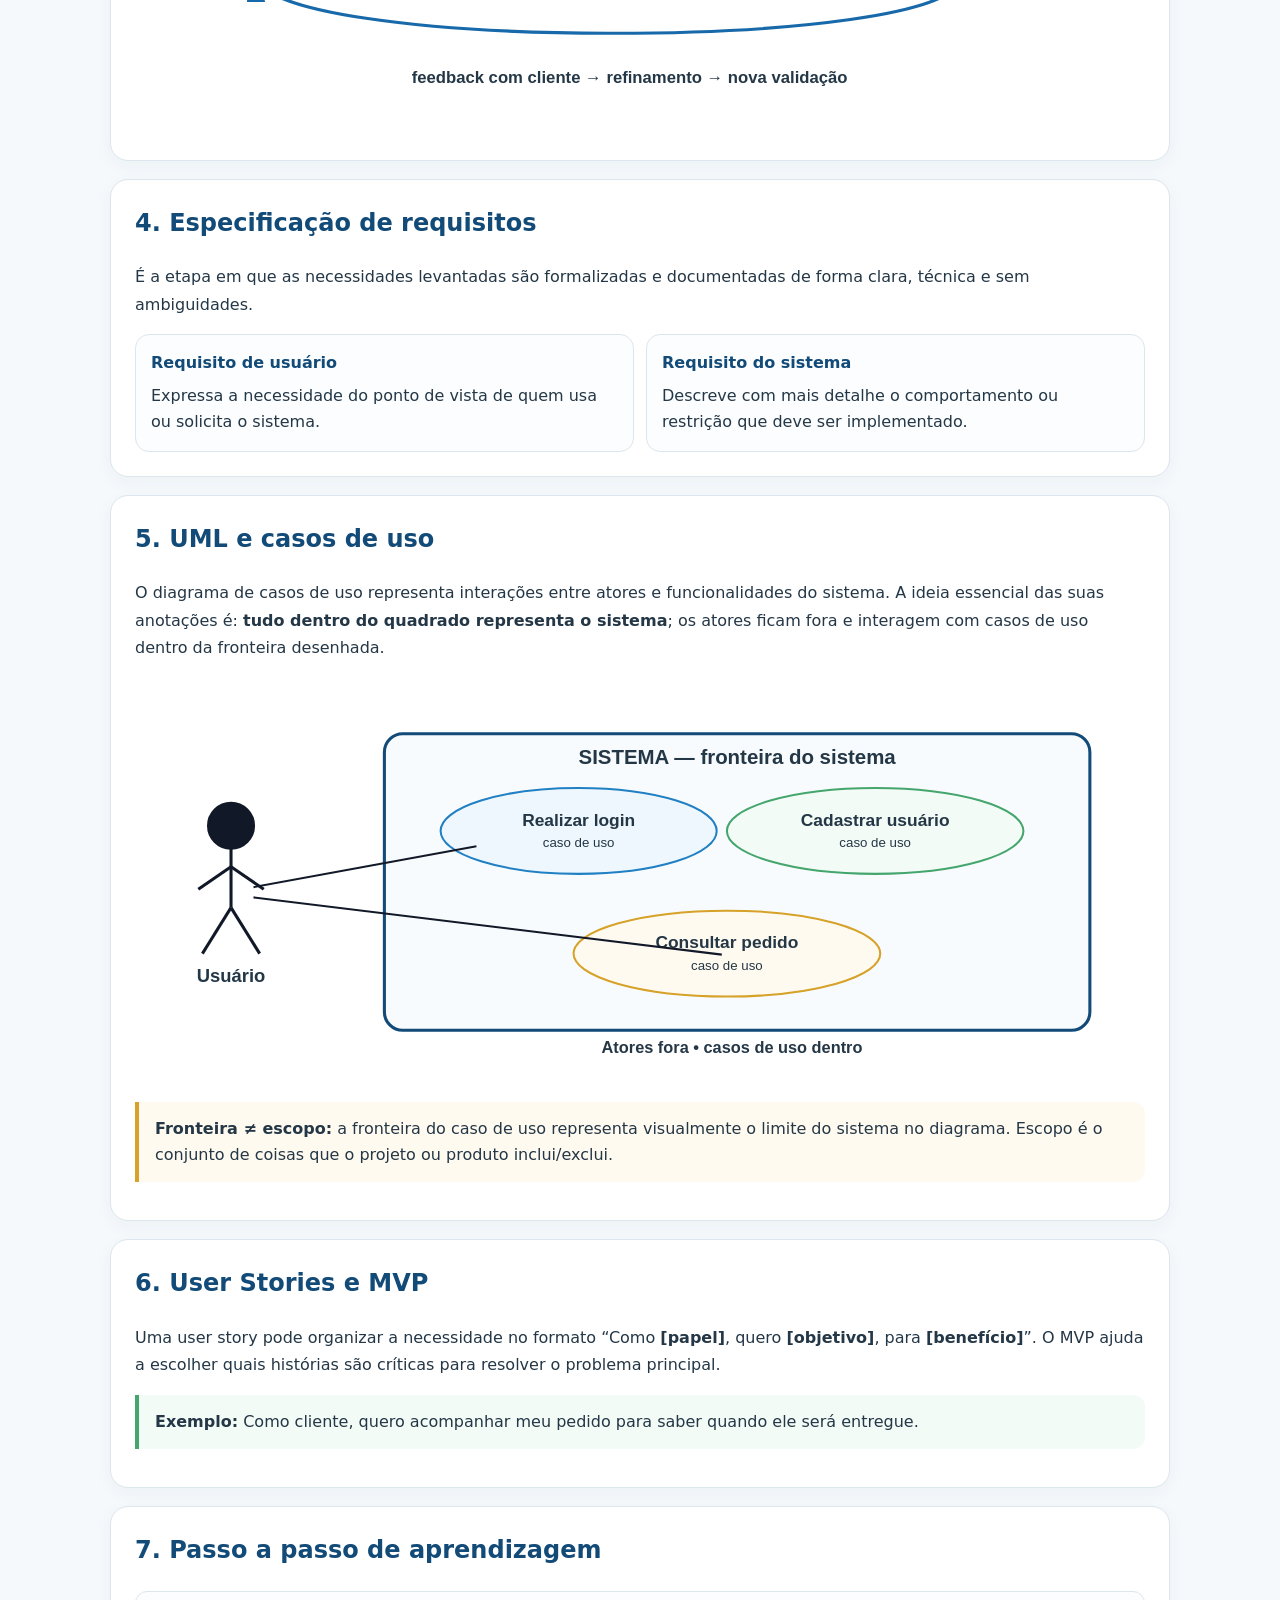
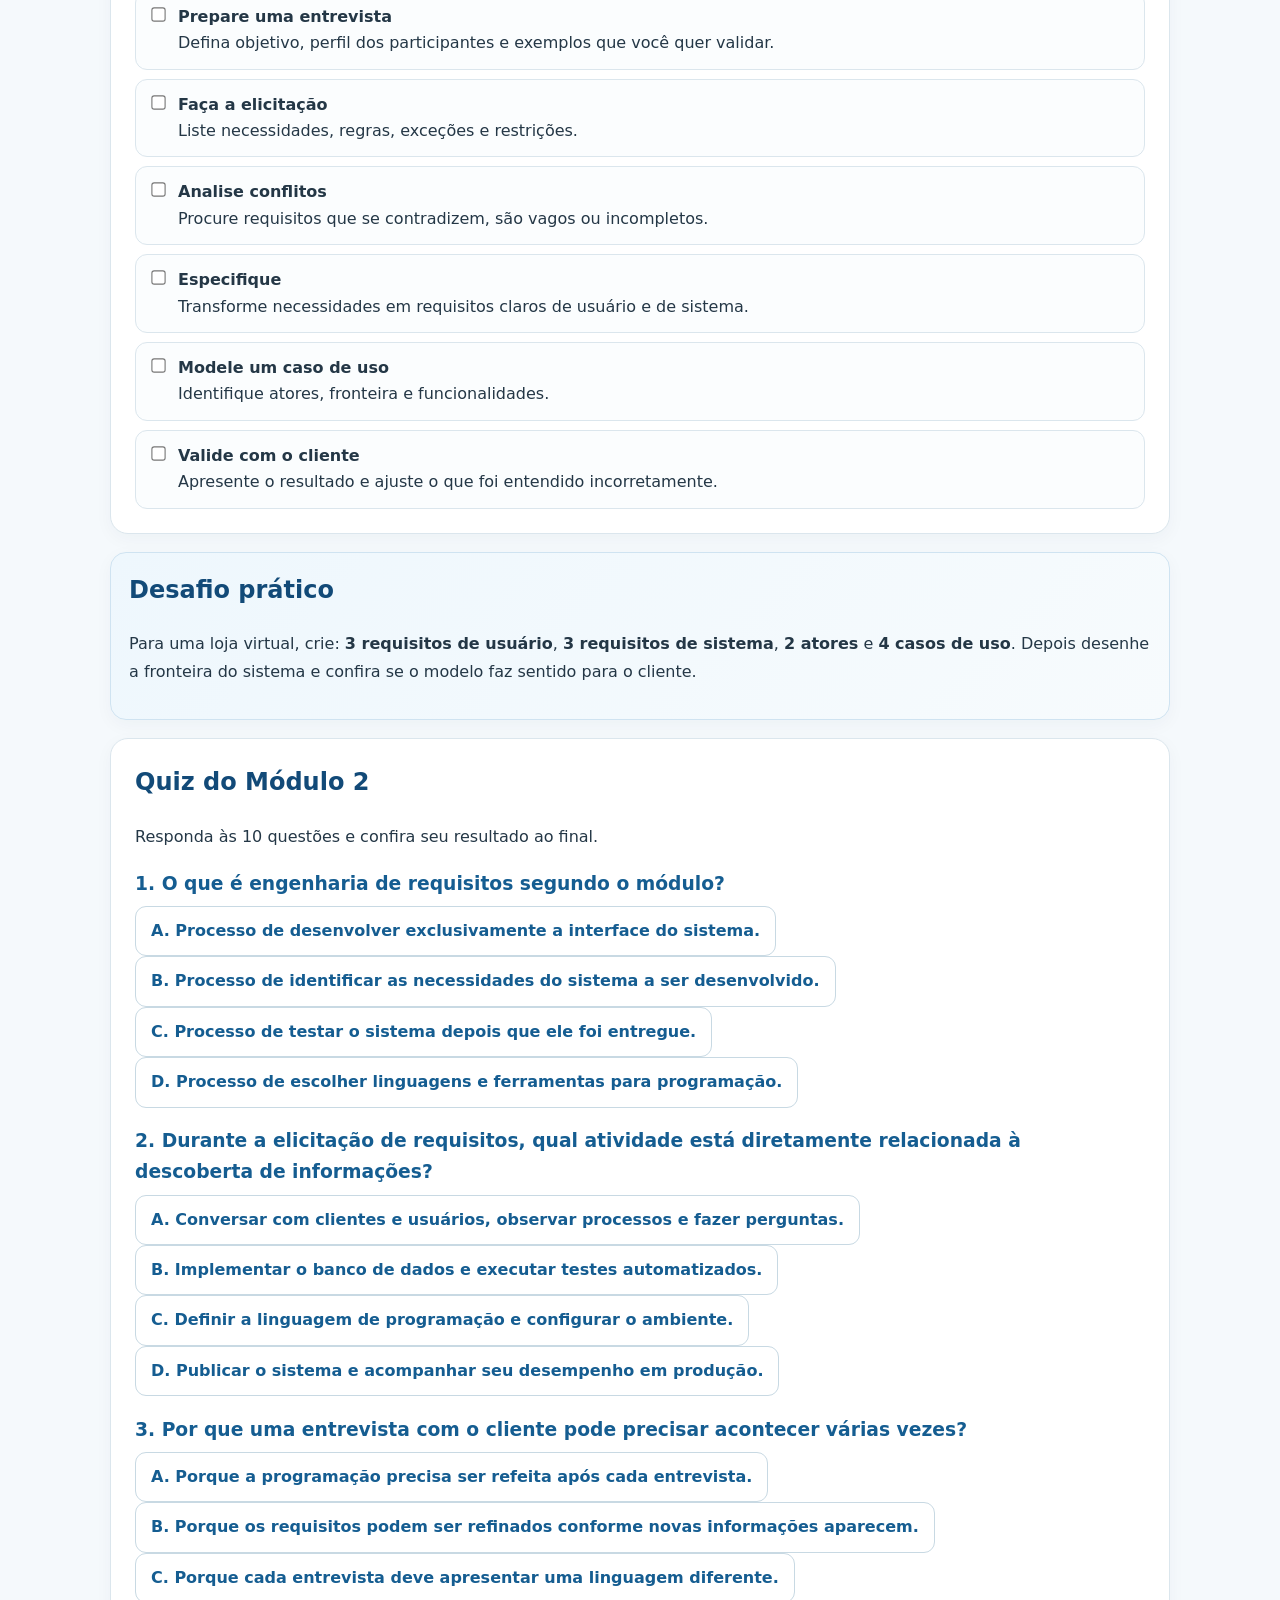
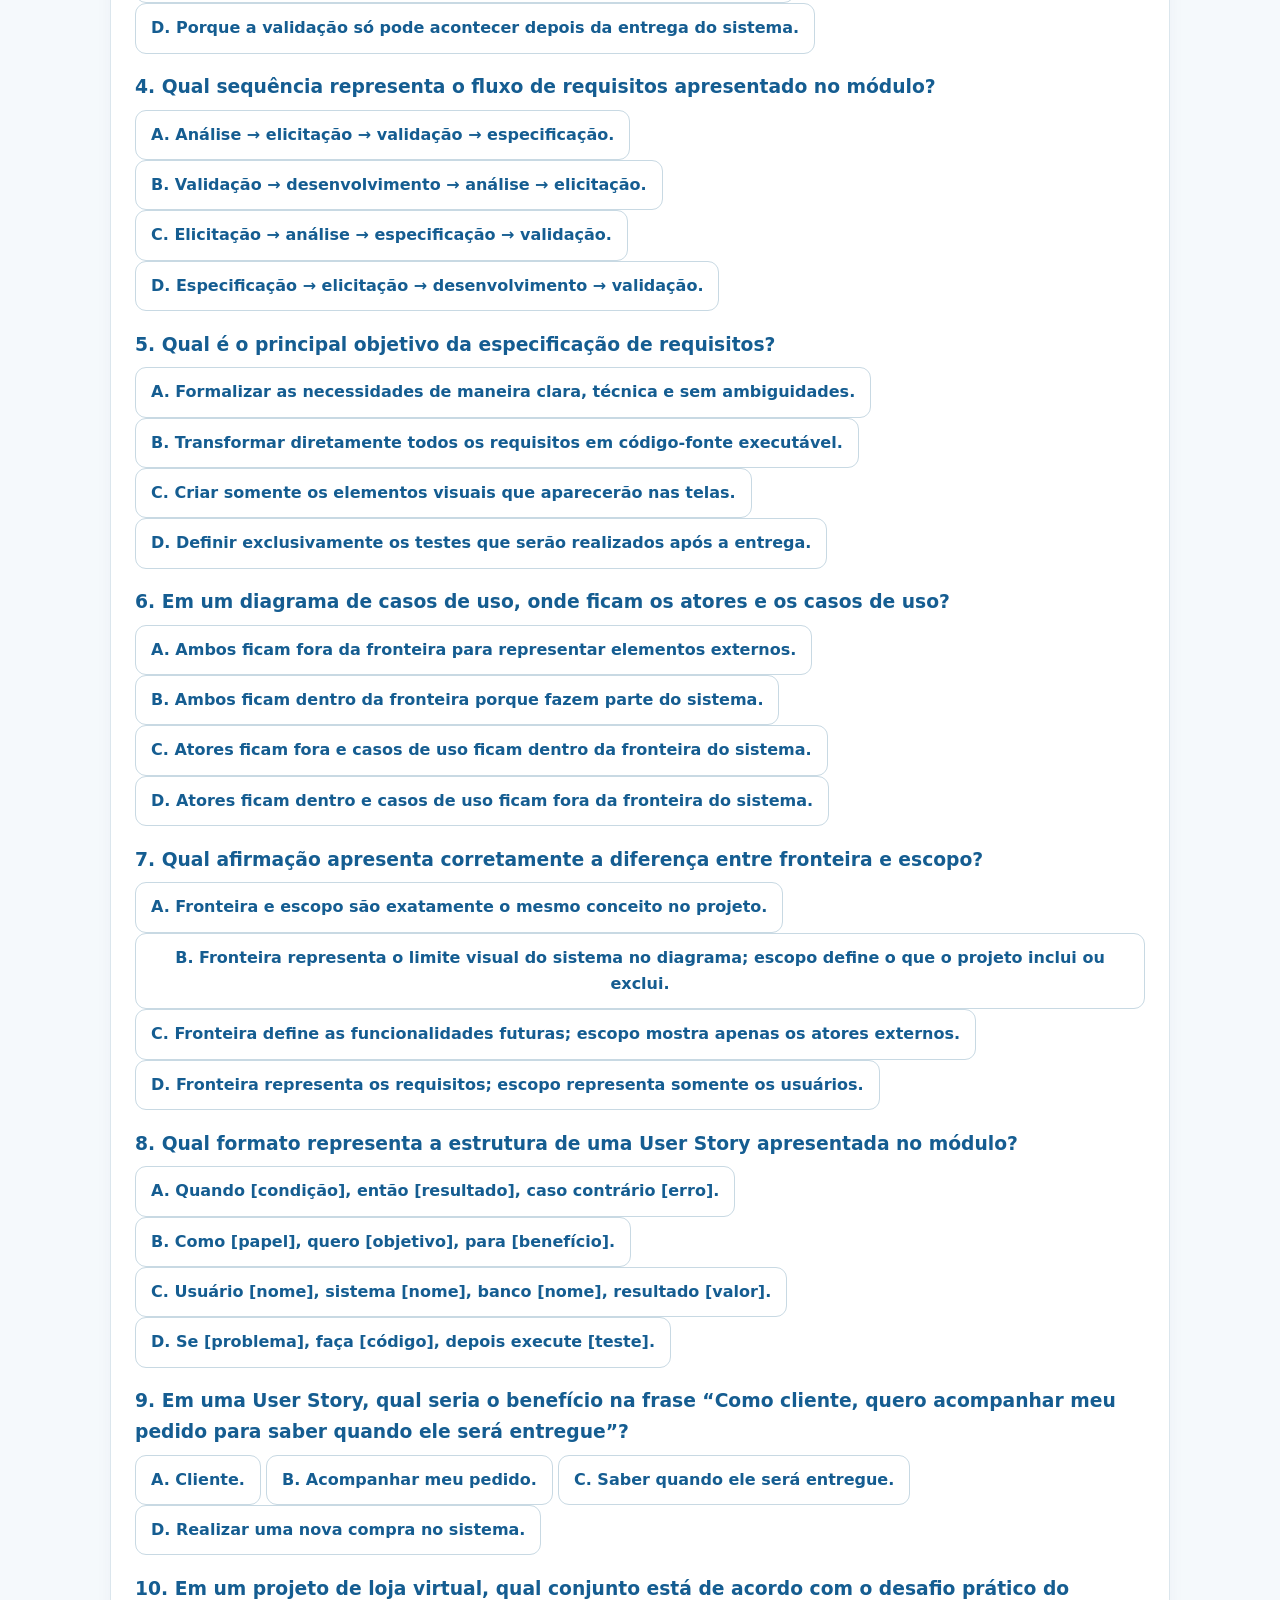
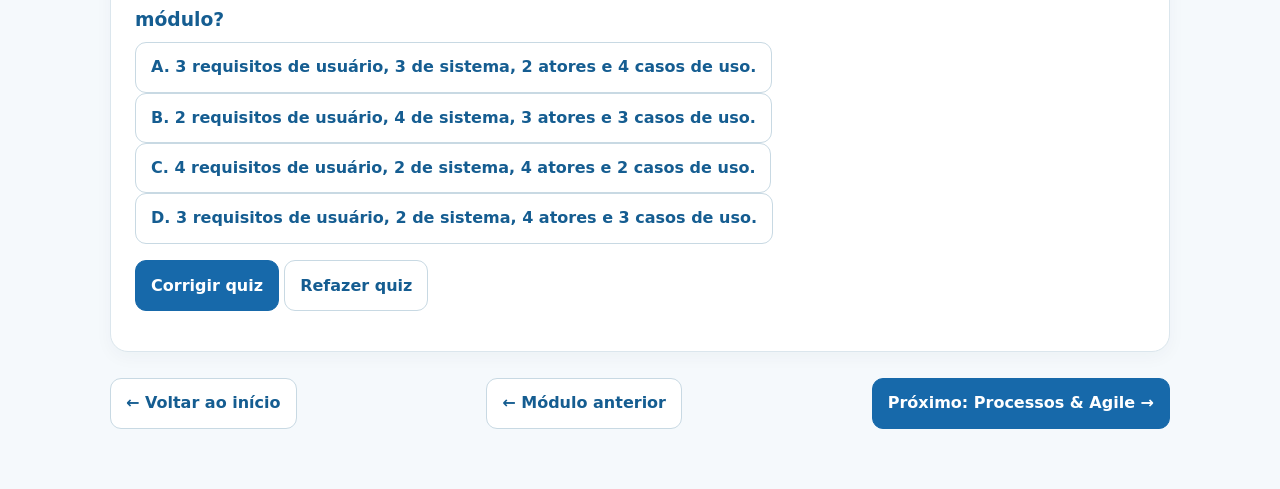
<file: modulos/modulo-2.html>
<!doctype html>
<html lang="pt-BR">
<head>
  <meta charset="utf-8">
  <meta name="viewport" content="width=device-width, initial-scale=1">
  <meta name="description" content="Aprenda a transformar necessidades em requisitos claros, validáveis e representáveis em modelos como casos de uso UML.">
  <meta name="theme-color" content="#1769aa">
  <title>Engenharia de Requisitos e Modelagem | Engenharia de Software</title>
  <link rel="stylesheet" href="../css/style.css">
  <style>
    .module-page { min-height:100vh; background:#f5f9fc; color:#243746; }
    .module-shell { max-width:1100px; margin:0 auto; padding:20px; }
    .module-header { background:#fff; border:1px solid #dbe6ed; border-radius:22px; padding:28px; box-shadow:0 8px 28px rgba(26,60,85,.07); margin-bottom:24px; }
    .eyebrow { color:#1769aa; font-weight:800; letter-spacing:.08em; text-transform:uppercase; font-size:.8rem; }
    .module-header h1 { margin:.35rem 0 .5rem; font-size:clamp(1.8rem,4vw,2.7rem); line-height:1.1; }
    .module-lead { color:#536978; max-width:850px; font-size:1.05rem; line-height:1.7; margin:0; }
    .module-meta { display:flex; flex-wrap:wrap; gap:10px; margin-top:18px; }
    .pill { display:inline-flex; align-items:center; gap:6px; padding:7px 11px; border-radius:999px; background:#eef7fd; color:#155d91; border:1px solid #d7eaf8; font-weight:700; font-size:.88rem; }
    .progress-panel { margin-top:20px; padding:14px 16px; background:#f8fbfd; border:1px solid #dbe6ed; border-radius:14px; }
    .progress-row { display:flex; align-items:center; justify-content:space-between; gap:12px; font-size:.92rem; font-weight:800; margin-bottom:8px; }
    .progress-track { height:10px; background:#e6eef3; border-radius:999px; overflow:hidden; }
    .progress-fill { display:block; height:100%; width:0; background:#2180c4; border-radius:999px; transition:width .25s ease; }
    .module-nav { display:flex; flex-wrap:wrap; gap:8px; margin-bottom:20px; }
    .module-nav a { text-decoration:none; color:#155d91; background:#fff; border:1px solid #dbe6ed; border-radius:10px; padding:9px 12px; font-weight:800; }
    .module-nav a:hover { background:#eef7fd; }
    .section { background:#fff; border:1px solid #dbe6ed; border-radius:18px; padding:24px; margin-bottom:18px; box-shadow:0 5px 18px rgba(26,60,85,.04); }
    .section h2 { margin-top:0; color:#124a78; }
    .section h3 { color:#155d91; margin-bottom:.4rem; }
    .section p, .section li { line-height:1.72; }
    .definition { border-left:4px solid #2180c4; background:#f3f9fd; padding:14px 16px; border-radius:0 12px 12px 0; margin:14px 0; }
    .example { border-left:4px solid #45a66d; background:#f3fbf7; padding:14px 16px; border-radius:0 12px 12px 0; margin:14px 0; }
    .attention { border-left:4px solid #d6a229; background:#fffaf0; padding:14px 16px; border-radius:0 12px 12px 0; margin:14px 0; }
    .step-grid { display:grid; grid-template-columns:repeat(auto-fit,minmax(220px,1fr)); gap:12px; margin-top:14px; }
    .step { padding:15px; border:1px solid #dbe6ed; border-radius:14px; background:#fbfdfe; }
    .step strong { display:block; color:#124a78; margin-bottom:6px; }
    .checklist { display:grid; gap:9px; margin-top:14px; }
    .checkitem { display:flex; gap:10px; align-items:flex-start; padding:12px; background:#fbfdfe; border:1px solid #dbe6ed; border-radius:12px; }
    .checkitem input { margin-top:4px; accent-color:#1769aa; transform:scale(1.1); }
    .challenge { background:linear-gradient(135deg,#eef7fd,#f7fbfd); border:1px solid #cfe3f1; border-radius:16px; padding:18px; }
    .module-footer { display:flex; flex-wrap:wrap; justify-content:space-between; gap:10px; margin:26px 0 40px; }
    .btn { display:inline-flex; align-items:center; gap:8px; padding:11px 15px; border-radius:11px; border:1px solid #c8d9e3; background:#fff; color:#155d91; text-decoration:none; font-weight:800; }
    .btn.primary { background:#1769aa; border-color:#1769aa; color:#fff; }
    .sr-only { position:absolute; width:1px; height:1px; padding:0; margin:-1px; overflow:hidden; clip:rect(0,0,0,0); white-space:nowrap; border:0; }
    @media (max-width:700px) {
      .module-shell { padding:12px; }
      .module-header, .section { padding:18px; border-radius:15px; }
    }
  </style>
</head>
<body>
<div class="module-page">
  <main class="module-shell" data-module="2">
    <div class="module-nav" aria-label="Navegação do curso">
      <a href="../index.html">← Início do curso</a>
      <a href="modulo-1.html">Módulo 1</a>
      <a href="modulo-2.html">Módulo 2</a>
      <a href="modulo-3.html">Módulo 3</a>
      <a href="modulo-4.html">Módulo 4</a>
      <a href="modulo-5.html">Módulo 5</a>
    </div>
    <header class="module-header">
      <div class="eyebrow">Módulo 2 de 5</div>
      <h1>Engenharia de Requisitos e Modelagem</h1>
      <p class="module-lead">Aprenda a transformar necessidades em requisitos claros, validáveis e representáveis em modelos como casos de uso UML.</p>
      <div class="module-meta">
        <span class="pill">🎯 Saber descobrir e documentar o que o sistema precisa fazer</span>
        <span class="pill" data-module-status>Em andamento</span>
      </div>
      <div class="progress-panel" aria-label="Progresso do módulo">
        <div class="progress-row"><span>Progresso</span><strong data-progress-percent>0%</strong></div>
        <div class="progress-track"><span class="progress-fill" data-progress-fill></span></div>
      </div>
    </header>

<section class="section">
  <h2>1. O que é engenharia de requisitos?</h2>
  <div class="definition"><strong>Definição do material:</strong> é o processo de identificação das necessidades do sistema a ser desenvolvido, também chamado em alguns contextos de levantamento de requisitos.</div>
  <p>O resultado esperado é um conjunto de requisitos que represente as necessidades dos stakeholders e que também funcione como estudo de viabilidade do sistema.</p>
</section>

<section class="section">
  <h2>2. Elicitação e análise</h2>
  <p><strong>Elicitar</strong> significa descobrir e extrair informações. Na prática, isso envolve conversar com cliente e usuários, observar processos, levantar restrições, fazer perguntas e usar protótipos para conferir se o entendimento está correto.</p>
  <div class="step-grid">
    <div class="step"><strong>1 — Preparar</strong><span>Defina o objetivo da conversa e tenha uma ideia inicial do problema.</span></div>
    <div class="step"><strong>2 — Entrevistar</strong><span>Converse, pergunte e peça exemplos concretos de uso.</span></div>
    <div class="step"><strong>3 — Modelar</strong><span>Transforme as respostas em fluxos, requisitos e protótipos.</span></div>
    <div class="step"><strong>4 — Validar</strong><span>Mostre o entendimento ao cliente e corrija divergências.</span></div>
  </div>
  <div class="attention"><strong>Aprendizagem importante:</strong> a entrevista pode acontecer várias vezes. Requisitos são refinados conforme novas informações aparecem.</div>
</section>

<section class="section">
  <h2>3. O fluxo de requisitos</h2>
  <div class="diagram">
    <svg viewBox="0 0 960 330" xmlns="http://www.w3.org/2000/svg">
      <defs><marker id="r1" markerWidth="10" markerHeight="10" refX="9" refY="3" orient="auto"><path d="M0,0 L10,3 L0,6 Z" fill="#1769aa"/></marker></defs>
      <rect x="25" y="110" width="175" height="90" rx="14" fill="#eef7fd" stroke="#2180c4" stroke-width="2"/>
      <rect x="230" y="110" width="175" height="90" rx="14" fill="#f3fbf7" stroke="#45a66d" stroke-width="2"/>
      <rect x="435" y="110" width="175" height="90" rx="14" fill="#fffaf0" stroke="#d6a229" stroke-width="2"/>
      <rect x="640" y="110" width="295" height="90" rx="14" fill="#f7f4fd" stroke="#8566b6" stroke-width="2"/>
      <text x="112" y="145" text-anchor="middle" font-size="19" font-weight="700">Elicitação</text><text x="112" y="170" text-anchor="middle" font-size="14">descobrir necessidades</text>
      <text x="317" y="145" text-anchor="middle" font-size="19" font-weight="700">Análise</text><text x="317" y="170" text-anchor="middle" font-size="14">organizar e confrontar</text>
      <text x="522" y="145" text-anchor="middle" font-size="19" font-weight="700">Especificação</text><text x="522" y="170" text-anchor="middle" font-size="14">formalizar e documentar</text>
      <text x="787" y="145" text-anchor="middle" font-size="19" font-weight="700">Validação de requisitos</text><text x="787" y="170" text-anchor="middle" font-size="14">detectar e corrigir erros</text>
      <path d="M200 155 H225" stroke="#1769aa" stroke-width="3" marker-end="url(#r1)"/><path d="M405 155 H430" stroke="#1769aa" stroke-width="3" marker-end="url(#r1)"/><path d="M610 155 H635" stroke="#1769aa" stroke-width="3" marker-end="url(#r1)"/>
      <path d="M787 213 C787 285 112 285 112 210" fill="none" stroke="#1769aa" stroke-width="3" marker-end="url(#r1)"/>
      <text x="470" y="314" text-anchor="middle" font-size="16" font-weight="700">feedback com cliente → refinamento → nova validação</text>
    </svg>
  </div>
</section>

<section class="section">
  <h2>4. Especificação de requisitos</h2>
  <p>É a etapa em que as necessidades levantadas são formalizadas e documentadas de forma clara, técnica e sem ambiguidades.</p>
  <div class="step-grid">
    <div class="step"><strong>Requisito de usuário</strong><span>Expressa a necessidade do ponto de vista de quem usa ou solicita o sistema.</span></div>
    <div class="step"><strong>Requisito do sistema</strong><span>Descreve com mais detalhe o comportamento ou restrição que deve ser implementado.</span></div>
  </div>
</section>

<section class="section">
  <h2>5. UML e casos de uso</h2>
  <p>O diagrama de casos de uso representa interações entre atores e funcionalidades do sistema. A ideia essencial das suas anotações é: <strong>tudo dentro do quadrado representa o sistema</strong>; os atores ficam fora e interagem com casos de uso dentro da fronteira desenhada.</p>
  <div class="diagram">
    <svg viewBox="0 0 980 360" xmlns="http://www.w3.org/2000/svg">
      <rect x="240" y="35" width="690" height="290" rx="18" fill="#f8fbfd" stroke="#124a78" stroke-width="3"/>
      <text x="585" y="65" text-anchor="middle" font-size="20" font-weight="700">SISTEMA — fronteira do sistema</text>
      <circle cx="90" cy="125" r="22" fill="#fff" stroke="#111827" stroke-width="3"/><line x1="90" y1="147" x2="90" y2="205" stroke="#111827" stroke-width="3"/><line x1="90" y1="165" x2="58" y2="187" stroke="#111827" stroke-width="3"/><line x1="90" y1="165" x2="122" y2="187" stroke="#111827" stroke-width="3"/><line x1="90" y1="205" x2="62" y2="250" stroke="#111827" stroke-width="3"/><line x1="90" y1="205" x2="118" y2="250" stroke="#111827" stroke-width="3"/>
      <text x="90" y="278" text-anchor="middle" font-size="18" font-weight="700">Usuário</text>
      <ellipse cx="430" cy="130" rx="135" ry="42" fill="#eef7fd" stroke="#2180c4" stroke-width="2"/>
      <ellipse cx="720" cy="130" rx="145" ry="42" fill="#f3fbf7" stroke="#45a66d" stroke-width="2"/>
      <ellipse cx="575" cy="250" rx="150" ry="42" fill="#fffaf0" stroke="#d6a229" stroke-width="2"/>
      <text x="430" y="125" text-anchor="middle" font-size="17" font-weight="700">Realizar login</text><text x="430" y="146" text-anchor="middle" font-size="13">caso de uso</text>
      <text x="720" y="125" text-anchor="middle" font-size="17" font-weight="700">Cadastrar usuário</text><text x="720" y="146" text-anchor="middle" font-size="13">caso de uso</text>
      <text x="575" y="245" text-anchor="middle" font-size="17" font-weight="700">Consultar pedido</text><text x="575" y="266" text-anchor="middle" font-size="13">caso de uso</text>
      <line x1="112" y1="185" x2="330" y2="145" stroke="#111827" stroke-width="2"/><line x1="112" y1="195" x2="570" y2="251" stroke="#111827" stroke-width="2"/>
      <text x="580" y="347" text-anchor="middle" font-size="16" font-weight="700">Atores fora • casos de uso dentro</text>
    </svg>
  </div>
  <div class="attention"><strong>Fronteira ≠ escopo:</strong> a fronteira do caso de uso representa visualmente o limite do sistema no diagrama. Escopo é o conjunto de coisas que o projeto ou produto inclui/exclui.</div>
</section>

<section class="section">
  <h2>6. User Stories e MVP</h2>
  <p>Uma user story pode organizar a necessidade no formato “Como <strong>[papel]</strong>, quero <strong>[objetivo]</strong>, para <strong>[benefício]</strong>”. O MVP ajuda a escolher quais histórias são críticas para resolver o problema principal.</p>
  <div class="example"><strong>Exemplo:</strong> Como cliente, quero acompanhar meu pedido para saber quando ele será entregue.</div>
</section>

<section class="section">
  <h2>7. Passo a passo de aprendizagem</h2>
  <div class="checklist">
    <label class="checkitem" data-lesson="1"><input type="checkbox"><span><strong>Prepare uma entrevista</strong><br>Defina objetivo, perfil dos participantes e exemplos que você quer validar.</span></label>
    <label class="checkitem" data-lesson="2"><input type="checkbox"><span><strong>Faça a elicitação</strong><br>Liste necessidades, regras, exceções e restrições.</span></label>
    <label class="checkitem" data-lesson="3"><input type="checkbox"><span><strong>Analise conflitos</strong><br>Procure requisitos que se contradizem, são vagos ou incompletos.</span></label>
    <label class="checkitem" data-lesson="4"><input type="checkbox"><span><strong>Especifique</strong><br>Transforme necessidades em requisitos claros de usuário e de sistema.</span></label>
    <label class="checkitem" data-lesson="5"><input type="checkbox"><span><strong>Modele um caso de uso</strong><br>Identifique atores, fronteira e funcionalidades.</span></label>
    <label class="checkitem" data-lesson="6"><input type="checkbox"><span><strong>Valide com o cliente</strong><br>Apresente o resultado e ajuste o que foi entendido incorretamente.</span></label>
  </div>
</section>

<section class="section challenge">
  <h2>Desafio prático</h2>
  <p>Para uma loja virtual, crie: <strong>3 requisitos de usuário</strong>, <strong>3 requisitos de sistema</strong>, <strong>2 atores</strong> e <strong>4 casos de uso</strong>. Depois desenhe a fronteira do sistema e confira se o modelo faz sentido para o cliente.</p>
</section>

<section class="section" data-quiz aria-labelledby="quiz-modulo-2-titulo">
  <h2 id="quiz-modulo-2-titulo">Quiz do Módulo 2</h2>
  <p>Responda às 10 questões e confira seu resultado ao final.</p>

  <div data-question data-answer="B">
    <h3>1. O que é engenharia de requisitos segundo o módulo?</h3>
    <button class="btn" type="button" data-option="A">A. Processo de desenvolver exclusivamente a interface do sistema.</button>
    <button class="btn" type="button" data-option="B">B. Processo de identificar as necessidades do sistema a ser desenvolvido.</button>
    <button class="btn" type="button" data-option="C">C. Processo de testar o sistema depois que ele foi entregue.</button>
    <button class="btn" type="button" data-option="D">D. Processo de escolher linguagens e ferramentas para programação.</button>
  </div>

  <div data-question data-answer="A">
    <h3>2. Durante a elicitação de requisitos, qual atividade está diretamente relacionada à descoberta de informações?</h3>
    <button class="btn" type="button" data-option="A">A. Conversar com clientes e usuários, observar processos e fazer perguntas.</button>
    <button class="btn" type="button" data-option="B">B. Implementar o banco de dados e executar testes automatizados.</button>
    <button class="btn" type="button" data-option="C">C. Definir a linguagem de programação e configurar o ambiente.</button>
    <button class="btn" type="button" data-option="D">D. Publicar o sistema e acompanhar seu desempenho em produção.</button>
  </div>

  <div data-question data-answer="B">
    <h3>3. Por que uma entrevista com o cliente pode precisar acontecer várias vezes?</h3>
    <button class="btn" type="button" data-option="A">A. Porque a programação precisa ser refeita após cada entrevista.</button>
    <button class="btn" type="button" data-option="B">B. Porque os requisitos podem ser refinados conforme novas informações aparecem.</button>
    <button class="btn" type="button" data-option="C">C. Porque cada entrevista deve apresentar uma linguagem diferente.</button>
    <button class="btn" type="button" data-option="D">D. Porque a validação só pode acontecer depois da entrega do sistema.</button>
  </div>

  <div data-question data-answer="C">
    <h3>4. Qual sequência representa o fluxo de requisitos apresentado no módulo?</h3>
    <button class="btn" type="button" data-option="A">A. Análise → elicitação → validação → especificação.</button>
    <button class="btn" type="button" data-option="B">B. Validação → desenvolvimento → análise → elicitação.</button>
    <button class="btn" type="button" data-option="C">C. Elicitação → análise → especificação → validação.</button>
    <button class="btn" type="button" data-option="D">D. Especificação → elicitação → desenvolvimento → validação.</button>
  </div>

  <div data-question data-answer="A">
    <h3>5. Qual é o principal objetivo da especificação de requisitos?</h3>
    <button class="btn" type="button" data-option="A">A. Formalizar as necessidades de maneira clara, técnica e sem ambiguidades.</button>
    <button class="btn" type="button" data-option="B">B. Transformar diretamente todos os requisitos em código-fonte executável.</button>
    <button class="btn" type="button" data-option="C">C. Criar somente os elementos visuais que aparecerão nas telas.</button>
    <button class="btn" type="button" data-option="D">D. Definir exclusivamente os testes que serão realizados após a entrega.</button>
  </div>

  <div data-question data-answer="C">
    <h3>6. Em um diagrama de casos de uso, onde ficam os atores e os casos de uso?</h3>
    <button class="btn" type="button" data-option="A">A. Ambos ficam fora da fronteira para representar elementos externos.</button>
    <button class="btn" type="button" data-option="B">B. Ambos ficam dentro da fronteira porque fazem parte do sistema.</button>
    <button class="btn" type="button" data-option="C">C. Atores ficam fora e casos de uso ficam dentro da fronteira do sistema.</button>
    <button class="btn" type="button" data-option="D">D. Atores ficam dentro e casos de uso ficam fora da fronteira do sistema.</button>
  </div>

  <div data-question data-answer="B">
    <h3>7. Qual afirmação apresenta corretamente a diferença entre fronteira e escopo?</h3>
    <button class="btn" type="button" data-option="A">A. Fronteira e escopo são exatamente o mesmo conceito no projeto.</button>
    <button class="btn" type="button" data-option="B">B. Fronteira representa o limite visual do sistema no diagrama; escopo define o que o projeto inclui ou exclui.</button>
    <button class="btn" type="button" data-option="C">C. Fronteira define as funcionalidades futuras; escopo mostra apenas os atores externos.</button>
    <button class="btn" type="button" data-option="D">D. Fronteira representa os requisitos; escopo representa somente os usuários.</button>
  </div>

  <div data-question data-answer="B">
    <h3>8. Qual formato representa a estrutura de uma User Story apresentada no módulo?</h3>
    <button class="btn" type="button" data-option="A">A. Quando [condição], então [resultado], caso contrário [erro].</button>
    <button class="btn" type="button" data-option="B">B. Como [papel], quero [objetivo], para [benefício].</button>
    <button class="btn" type="button" data-option="C">C. Usuário [nome], sistema [nome], banco [nome], resultado [valor].</button>
    <button class="btn" type="button" data-option="D">D. Se [problema], faça [código], depois execute [teste].</button>
  </div>

  <div data-question data-answer="C">
    <h3>9. Em uma User Story, qual seria o benefício na frase “Como cliente, quero acompanhar meu pedido para saber quando ele será entregue”?</h3>
    <button class="btn" type="button" data-option="A">A. Cliente.</button>
    <button class="btn" type="button" data-option="B">B. Acompanhar meu pedido.</button>
    <button class="btn" type="button" data-option="C">C. Saber quando ele será entregue.</button>
    <button class="btn" type="button" data-option="D">D. Realizar uma nova compra no sistema.</button>
  </div>

  <div data-question data-answer="A">
    <h3>10. Em um projeto de loja virtual, qual conjunto está de acordo com o desafio prático do módulo?</h3>
    <button class="btn" type="button" data-option="A">A. 3 requisitos de usuário, 3 de sistema, 2 atores e 4 casos de uso.</button>
    <button class="btn" type="button" data-option="B">B. 2 requisitos de usuário, 4 de sistema, 3 atores e 3 casos de uso.</button>
    <button class="btn" type="button" data-option="C">C. 4 requisitos de usuário, 2 de sistema, 4 atores e 2 casos de uso.</button>
    <button class="btn" type="button" data-option="D">D. 3 requisitos de usuário, 2 de sistema, 4 atores e 3 casos de uso.</button>
  </div>

  <p>
    <button class="btn primary" type="button" data-quiz-submit>Corrigir quiz</button>
    <button class="btn" type="button" data-quiz-reset>Refazer quiz</button>
  </p>
  <p data-quiz-result role="status" aria-live="polite"></p>
</section>

    <div class="module-footer">
      <a class="btn" href="../index.html">← Voltar ao início</a>
      <a class="btn" href="modulo-1.html">← Módulo anterior</a>
      <a class="btn primary" href="modulo-3.html">Próximo: Processos & Agile →</a>
    </div>
  </main>
</div>
<script src="../js/progress.js"></script>
<script src="../js/quiz.js"></script>
</body>
</html>
</file>
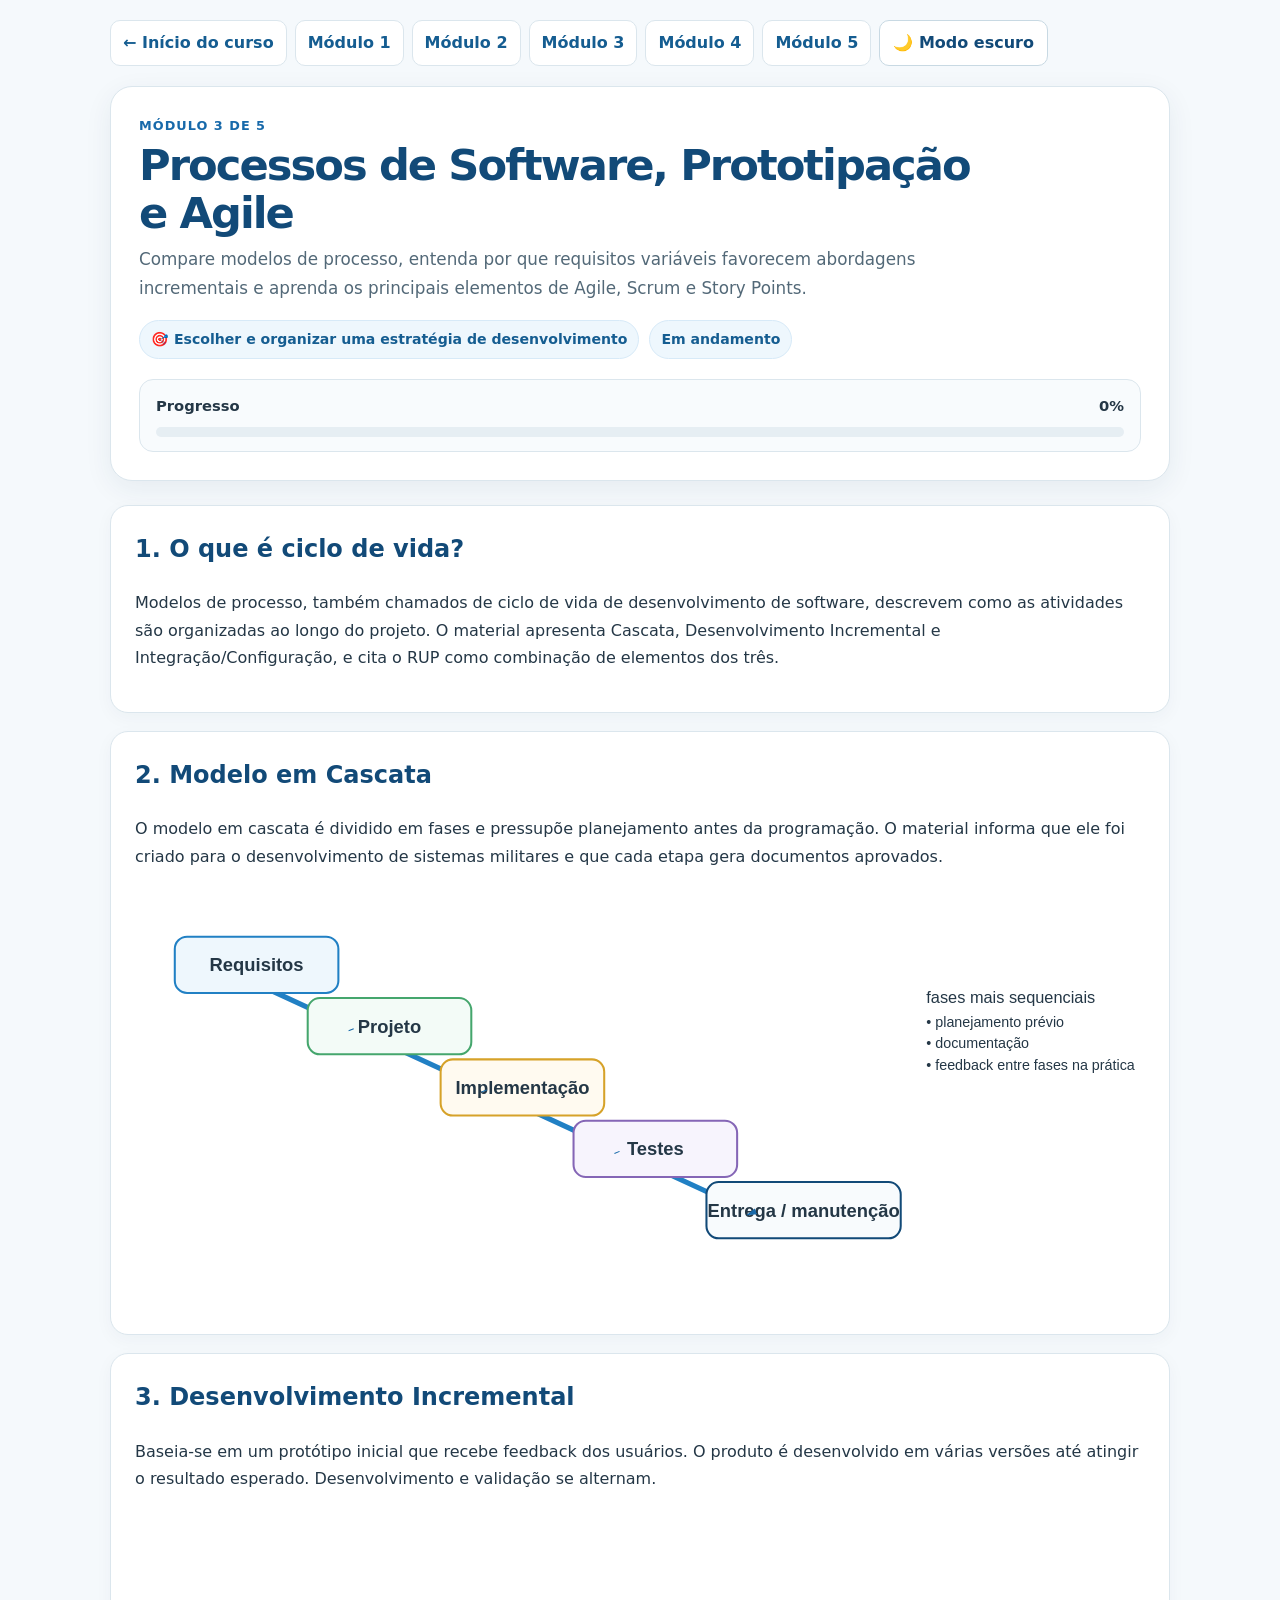
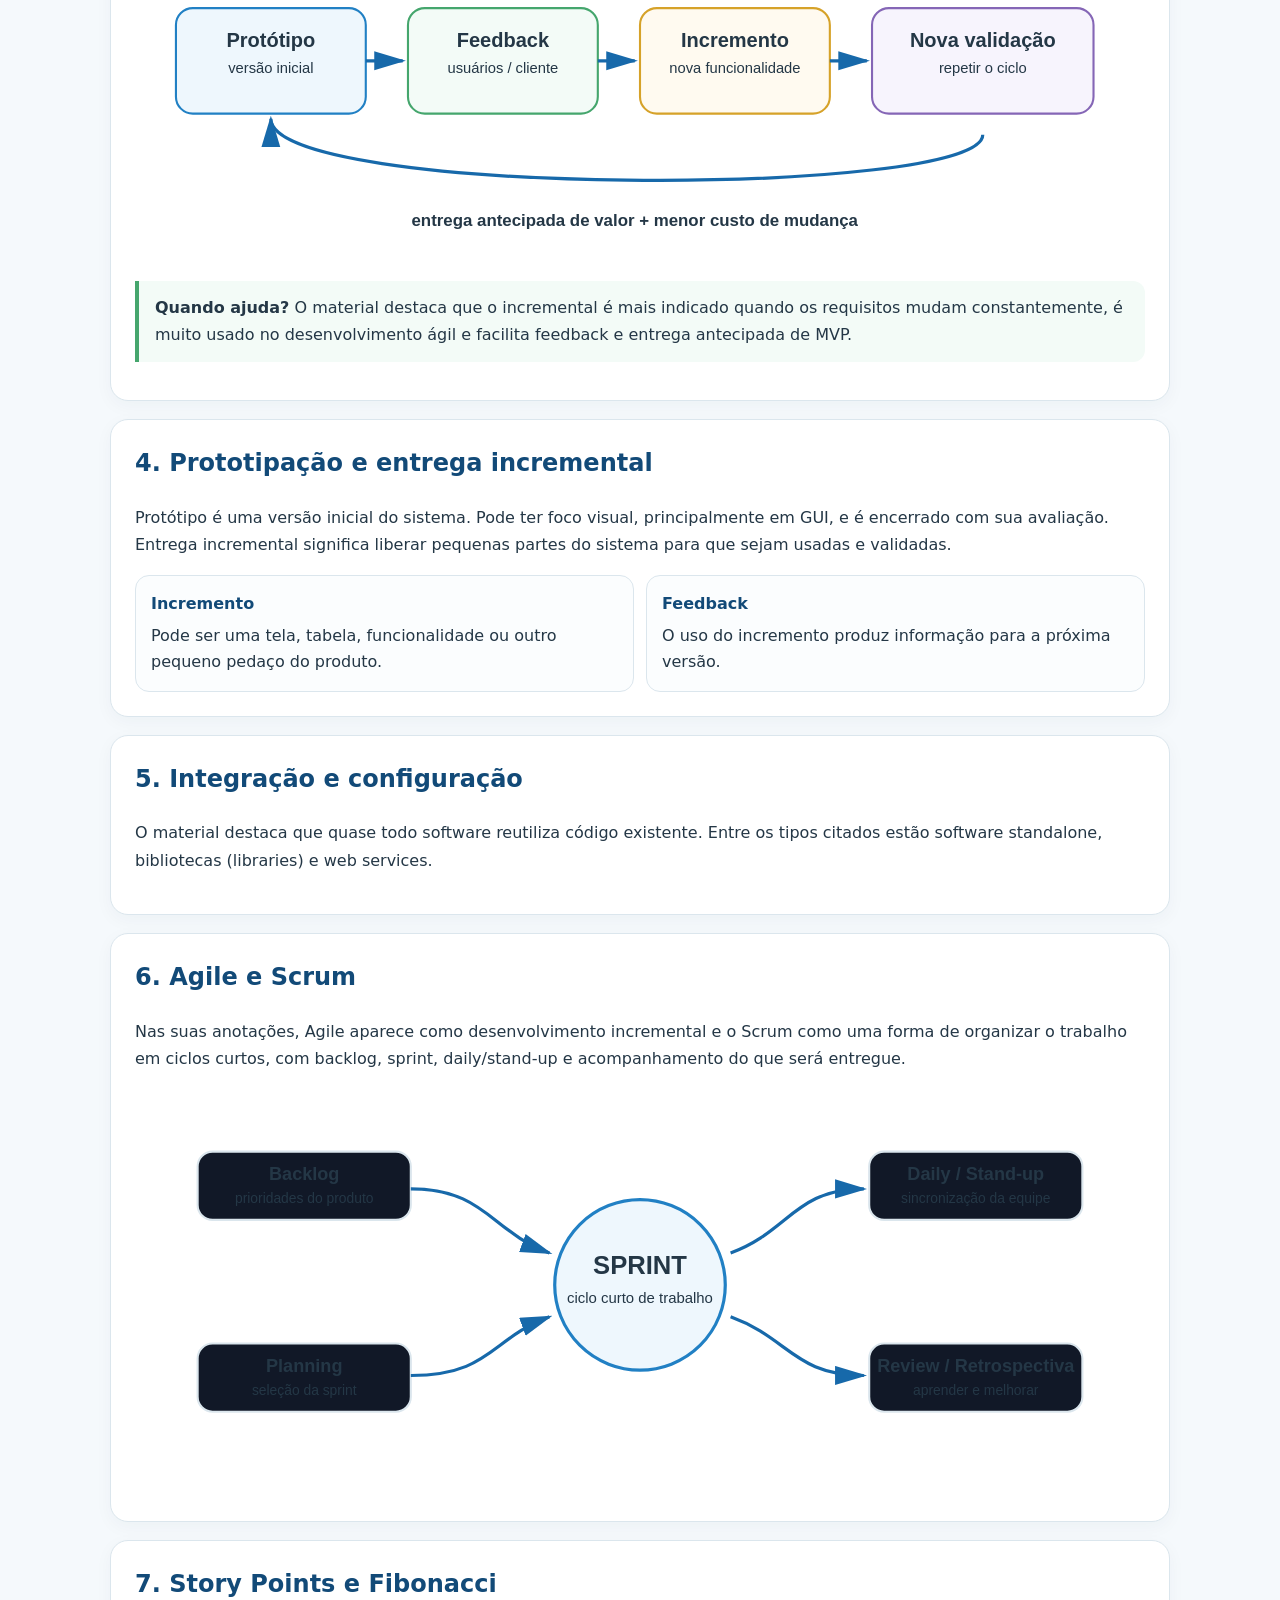
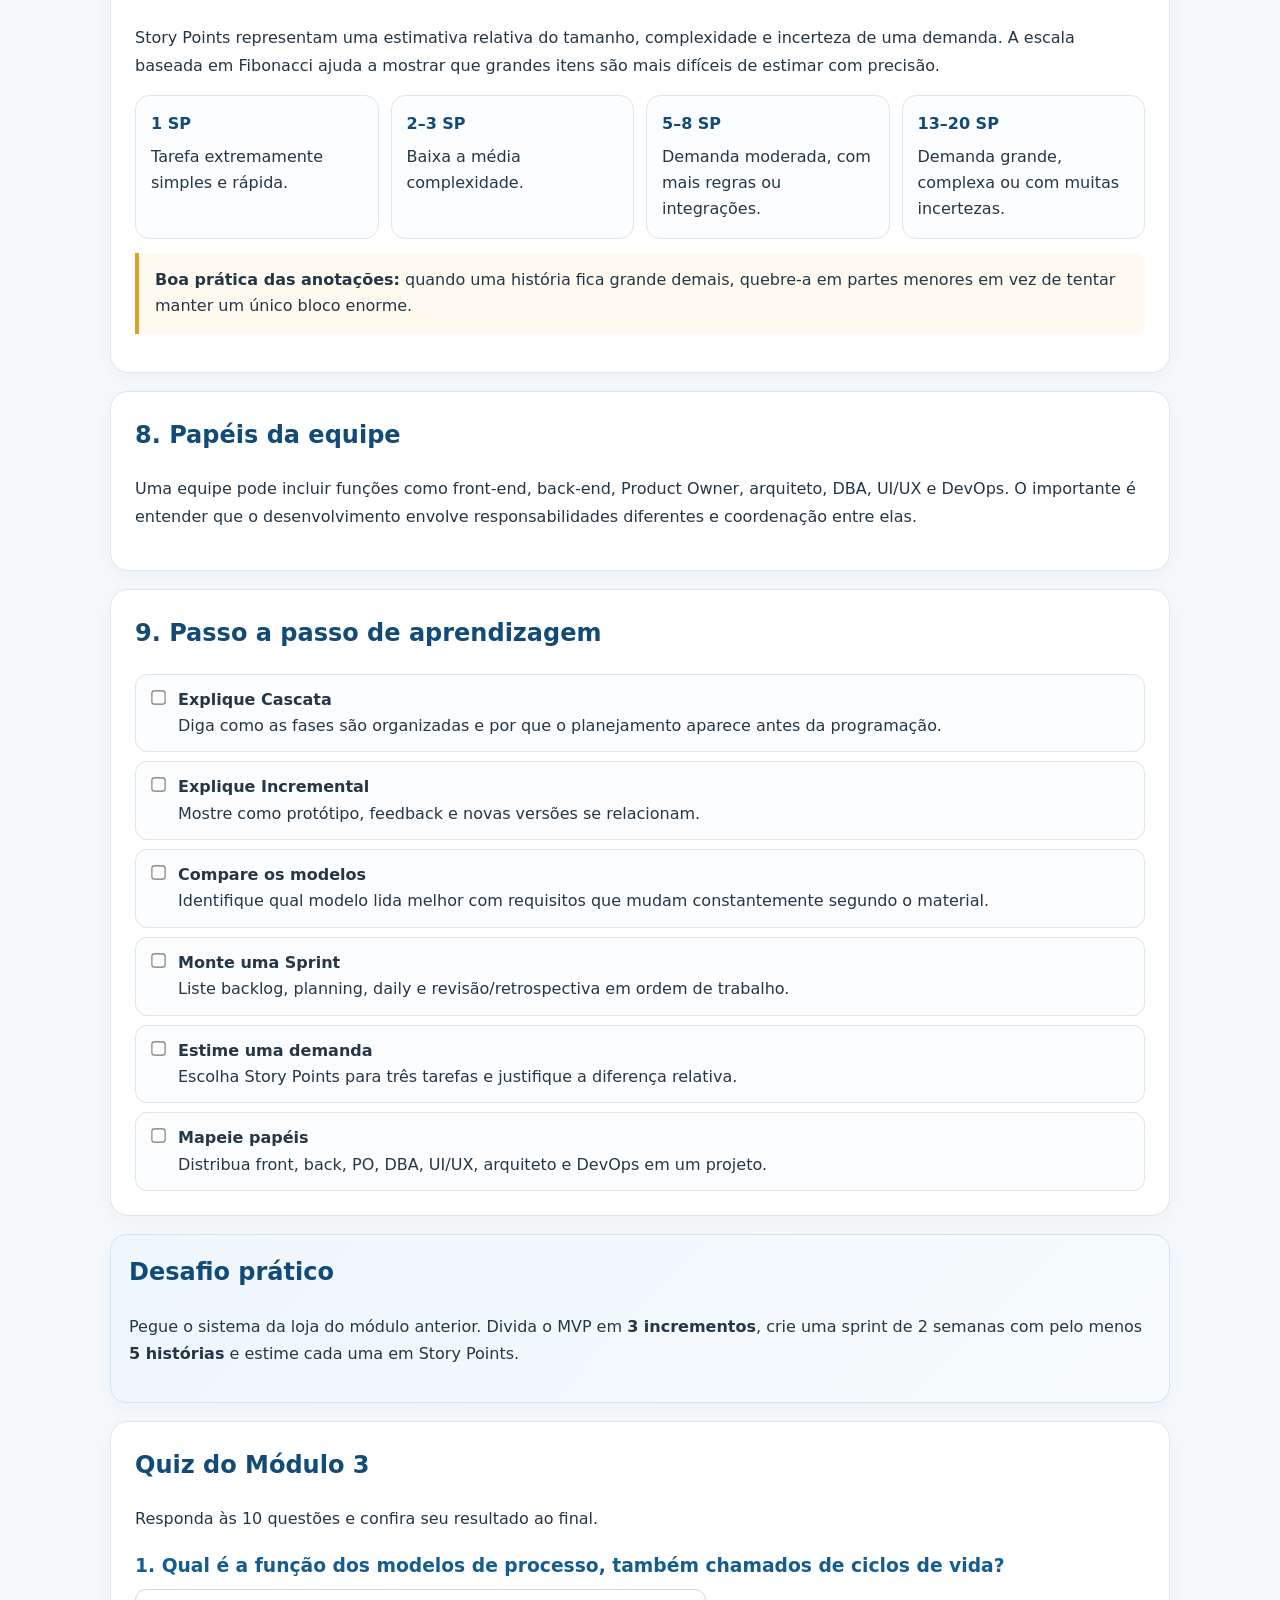
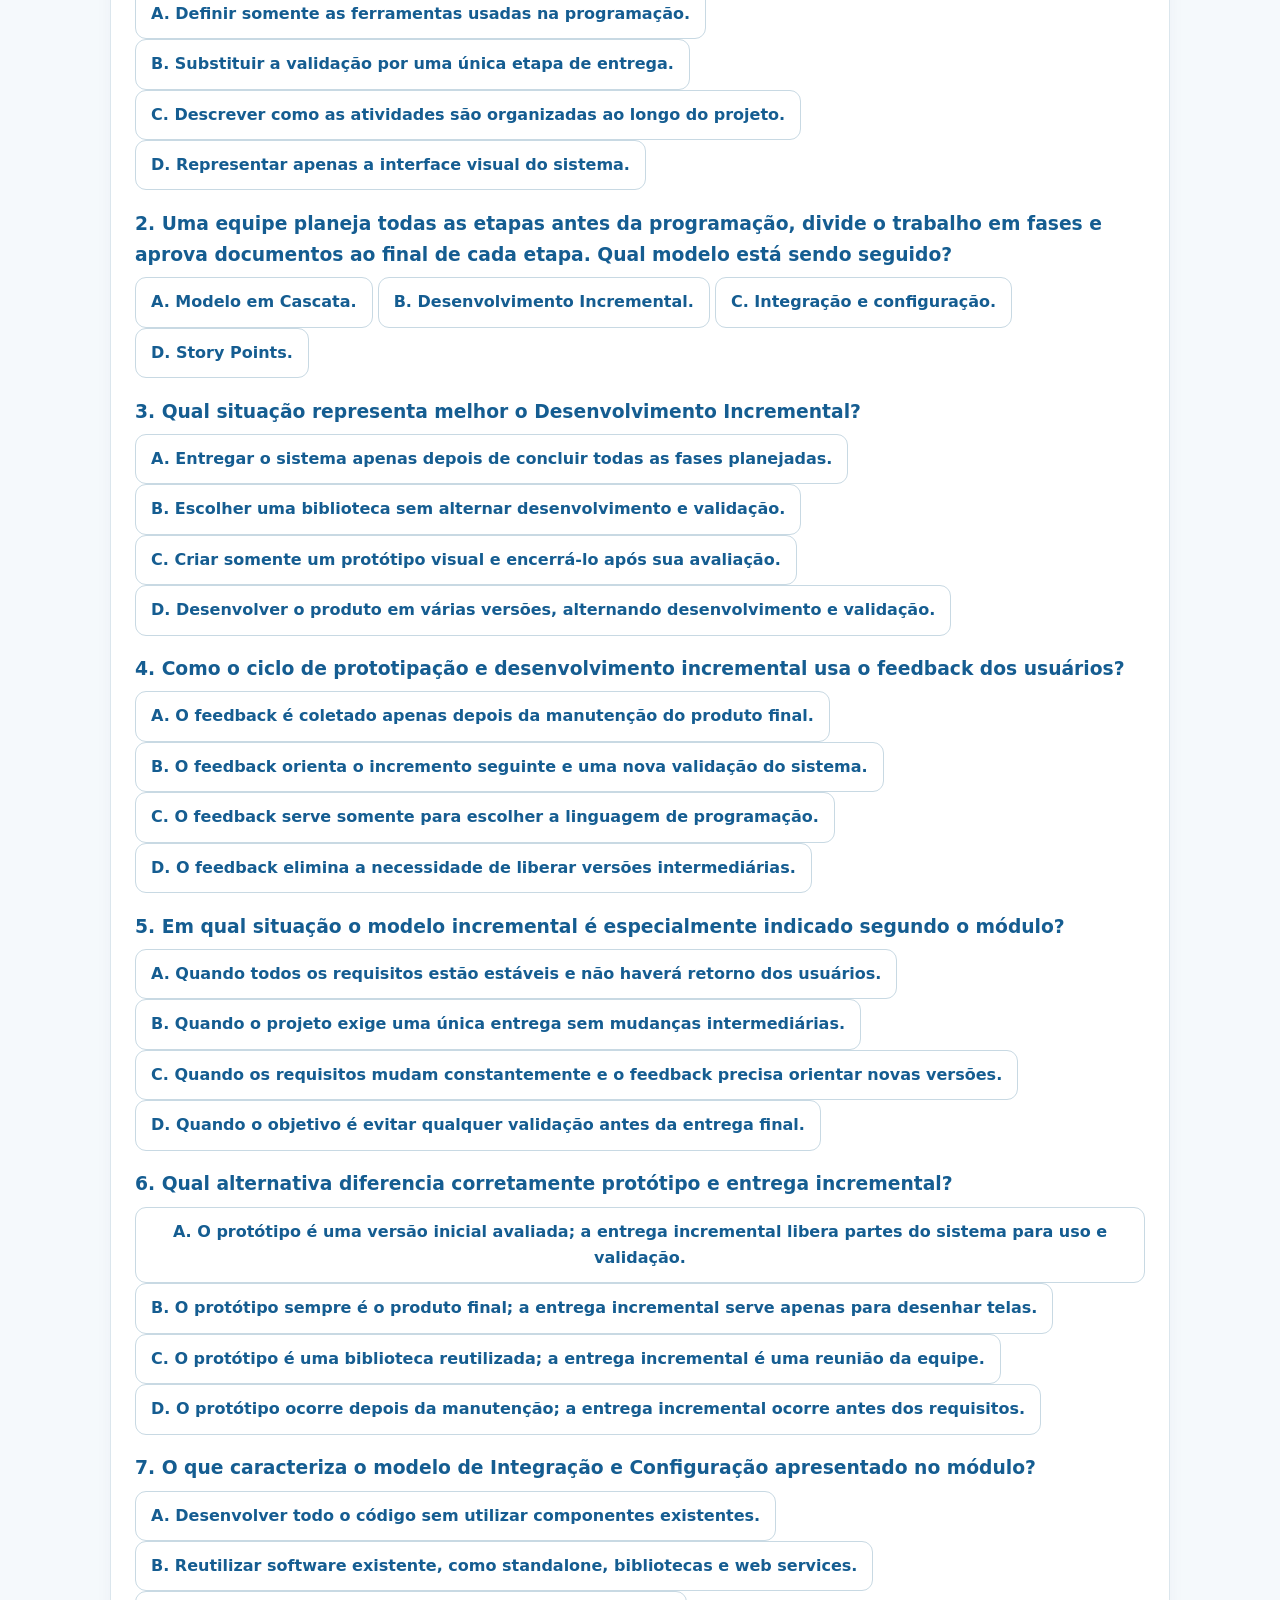
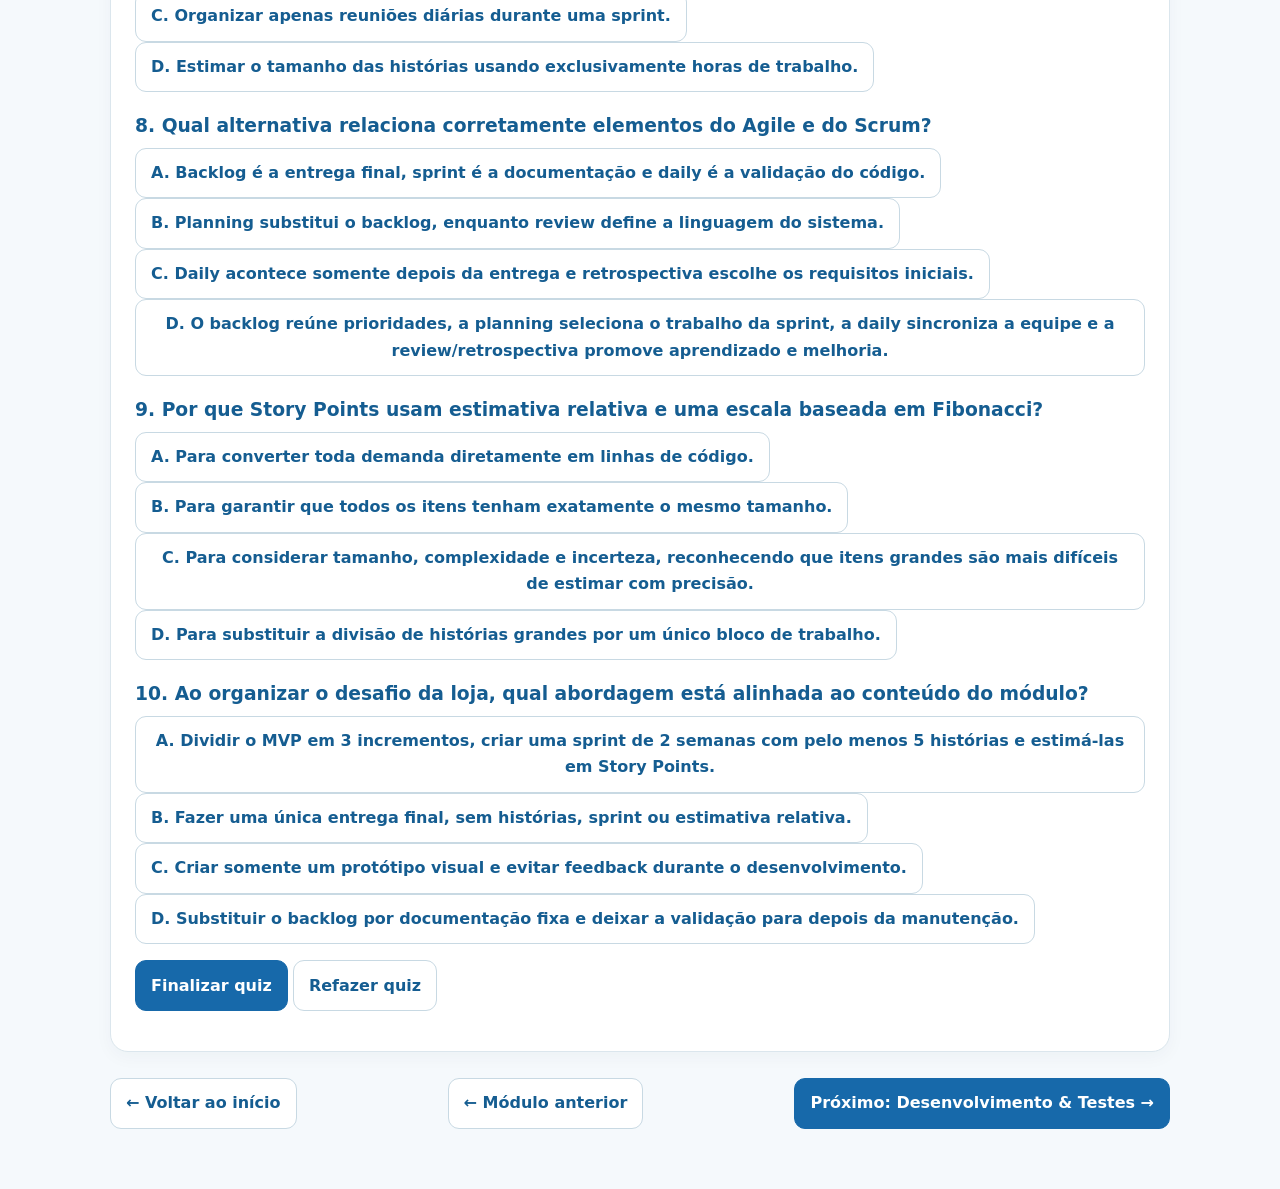
<file: modulos/modulo-3.html>
<!doctype html>
<html lang="pt-BR">
<head>
  <meta charset="utf-8">
  <meta name="viewport" content="width=device-width, initial-scale=1">
  <meta name="description" content="Compare modelos de processo, entenda por que requisitos variáveis favorecem abordagens incrementais e aprenda os principais elementos de Agile, Scrum e Story Points.">
  <meta name="theme-color" content="#1769aa">
  <title>Processos de Software, Prototipação e Agile | Engenharia de Software</title>
  <link rel="stylesheet" href="../css/style.css">
  <style>
    .module-page { min-height:100vh; background:#f5f9fc; color:#243746; }
    .module-shell { max-width:1100px; margin:0 auto; padding:20px; }
    .module-header { background:#fff; border:1px solid #dbe6ed; border-radius:22px; padding:28px; box-shadow:0 8px 28px rgba(26,60,85,.07); margin-bottom:24px; }
    .eyebrow { color:#1769aa; font-weight:800; letter-spacing:.08em; text-transform:uppercase; font-size:.8rem; }
    .module-header h1 { margin:.35rem 0 .5rem; font-size:clamp(1.8rem,4vw,2.7rem); line-height:1.1; }
    .module-lead { color:#536978; max-width:850px; font-size:1.05rem; line-height:1.7; margin:0; }
    .module-meta { display:flex; flex-wrap:wrap; gap:10px; margin-top:18px; }
    .pill { display:inline-flex; align-items:center; gap:6px; padding:7px 11px; border-radius:999px; background:#eef7fd; color:#155d91; border:1px solid #d7eaf8; font-weight:700; font-size:.88rem; }
    .progress-panel { margin-top:20px; padding:14px 16px; background:#f8fbfd; border:1px solid #dbe6ed; border-radius:14px; }
    .progress-row { display:flex; align-items:center; justify-content:space-between; gap:12px; font-size:.92rem; font-weight:800; margin-bottom:8px; }
    .progress-track { height:10px; background:#e6eef3; border-radius:999px; overflow:hidden; }
    .progress-fill { display:block; height:100%; width:0; background:#2180c4; border-radius:999px; transition:width .25s ease; }
    .module-nav { display:flex; flex-wrap:wrap; gap:8px; margin-bottom:20px; }
    .module-nav a { text-decoration:none; color:#155d91; background:#fff; border:1px solid #dbe6ed; border-radius:10px; padding:9px 12px; font-weight:800; }
    .module-nav a:hover { background:#eef7fd; }
    .section { background:#fff; border:1px solid #dbe6ed; border-radius:18px; padding:24px; margin-bottom:18px; box-shadow:0 5px 18px rgba(26,60,85,.04); }
    .section h2 { margin-top:0; color:#124a78; }
    .section h3 { color:#155d91; margin-bottom:.4rem; }
    .section p, .section li { line-height:1.72; }
    .definition { border-left:4px solid #2180c4; background:#f3f9fd; padding:14px 16px; border-radius:0 12px 12px 0; margin:14px 0; }
    .example { border-left:4px solid #45a66d; background:#f3fbf7; padding:14px 16px; border-radius:0 12px 12px 0; margin:14px 0; }
    .attention { border-left:4px solid #d6a229; background:#fffaf0; padding:14px 16px; border-radius:0 12px 12px 0; margin:14px 0; }
    .step-grid { display:grid; grid-template-columns:repeat(auto-fit,minmax(220px,1fr)); gap:12px; margin-top:14px; }
    .step { padding:15px; border:1px solid #dbe6ed; border-radius:14px; background:#fbfdfe; }
    .step strong { display:block; color:#124a78; margin-bottom:6px; }
    .checklist { display:grid; gap:9px; margin-top:14px; }
    .checkitem { display:flex; gap:10px; align-items:flex-start; padding:12px; background:#fbfdfe; border:1px solid #dbe6ed; border-radius:12px; }
    .checkitem input { margin-top:4px; accent-color:#1769aa; transform:scale(1.1); }
    .challenge { background:linear-gradient(135deg,#eef7fd,#f7fbfd); border:1px solid #cfe3f1; border-radius:16px; padding:18px; }
    .module-footer { display:flex; flex-wrap:wrap; justify-content:space-between; gap:10px; margin:26px 0 40px; }
    .btn { display:inline-flex; align-items:center; gap:8px; padding:11px 15px; border-radius:11px; border:1px solid #c8d9e3; background:#fff; color:#155d91; text-decoration:none; font-weight:800; }
    .btn.primary { background:#1769aa; border-color:#1769aa; color:#fff; }
    .sr-only { position:absolute; width:1px; height:1px; padding:0; margin:-1px; overflow:hidden; clip:rect(0,0,0,0); white-space:nowrap; border:0; }
    @media (max-width:700px) {
      .module-shell { padding:12px; }
      .module-header, .section { padding:18px; border-radius:15px; }
    }
  </style>
</head>
<body>
<div class="module-page">
  <main class="module-shell" data-module="3">
    <div class="module-nav" aria-label="Navegação do curso">
      <a href="../index.html">← Início do curso</a>
      <a href="modulo-1.html">Módulo 1</a>
      <a href="modulo-2.html">Módulo 2</a>
      <a href="modulo-3.html">Módulo 3</a>
      <a href="modulo-4.html">Módulo 4</a>
      <a href="modulo-5.html">Módulo 5</a>
    </div>
    <header class="module-header">
      <div class="eyebrow">Módulo 3 de 5</div>
      <h1>Processos de Software, Prototipação e Agile</h1>
      <p class="module-lead">Compare modelos de processo, entenda por que requisitos variáveis favorecem abordagens incrementais e aprenda os principais elementos de Agile, Scrum e Story Points.</p>
      <div class="module-meta">
        <span class="pill">🎯 Escolher e organizar uma estratégia de desenvolvimento</span>
        <span class="pill" data-module-status>Em andamento</span>
      </div>
      <div class="progress-panel" aria-label="Progresso do módulo">
        <div class="progress-row"><span>Progresso</span><strong data-progress-percent>0%</strong></div>
        <div class="progress-track"><span class="progress-fill" data-progress-fill></span></div>
      </div>
    </header>

<section class="section">
  <h2>1. O que é ciclo de vida?</h2>
  <p>Modelos de processo, também chamados de ciclo de vida de desenvolvimento de software, descrevem como as atividades são organizadas ao longo do projeto. O material apresenta Cascata, Desenvolvimento Incremental e Integração/Configuração, e cita o RUP como combinação de elementos dos três.</p>
</section>

<section class="section">
  <h2>2. Modelo em Cascata</h2>
  <p>O modelo em cascata é dividido em fases e pressupõe planejamento antes da programação. O material informa que ele foi criado para o desenvolvimento de sistemas militares e que cada etapa gera documentos aprovados.</p>
  <div class="diagram">
    <svg viewBox="0 0 980 360" xmlns="http://www.w3.org/2000/svg">
      <defs><marker id="w1" markerWidth="10" markerHeight="10" refX="9" refY="3" orient="auto"><path d="M0,0 L10,3 L0,6 Z" fill="#1769aa"/></marker></defs>
      <path d="M80 60 L210 120 L340 180 L470 240 L600 300" fill="none" stroke="#2180c4" stroke-width="5"/>
      <rect x="35" y="30" width="160" height="55" rx="12" fill="#eef7fd" stroke="#2180c4" stroke-width="2"/><text x="115" y="64" text-anchor="middle" font-size="18" font-weight="700">Requisitos</text>
      <rect x="165" y="90" width="160" height="55" rx="12" fill="#f3fbf7" stroke="#45a66d" stroke-width="2"/><text x="245" y="124" text-anchor="middle" font-size="18" font-weight="700">Projeto</text>
      <rect x="295" y="150" width="160" height="55" rx="12" fill="#fffaf0" stroke="#d6a229" stroke-width="2"/><text x="375" y="184" text-anchor="middle" font-size="18" font-weight="700">Implementação</text>
      <rect x="425" y="210" width="160" height="55" rx="12" fill="#f7f4fd" stroke="#8566b6" stroke-width="2"/><text x="505" y="244" text-anchor="middle" font-size="18" font-weight="700">Testes</text>
      <rect x="555" y="270" width="190" height="55" rx="12" fill="#f8fbfd" stroke="#124a78" stroke-width="2"/><text x="650" y="304" text-anchor="middle" font-size="18" font-weight="700">Entrega / manutenção</text>
      <path d="M210 120 L205 122 M340 180 L335 182 M470 240 L465 242 M600 300 L595 302" stroke="#1769aa" stroke-width="1" marker-end="url(#w1)"/>
      <text x="770" y="95" font-size="16" fill="#111827">fases mais sequenciais</text><text x="770" y="118" font-size="14" fill="#111827">• planejamento prévio</text><text x="770" y="139" font-size="14" fill="#111827">• documentação</text><text x="770" y="160" font-size="14" fill="#111827">• feedback entre fases na prática</text>
    </svg>
  </div>
</section>

<section class="section">
  <h2>3. Desenvolvimento Incremental</h2>
  <p>Baseia-se em um protótipo inicial que recebe feedback dos usuários. O produto é desenvolvido em várias versões até atingir o resultado esperado. Desenvolvimento e validação se alternam.</p>
  <div class="diagram">
    <svg viewBox="0 0 950 300" xmlns="http://www.w3.org/2000/svg">
      <defs><marker id="i1" markerWidth="10" markerHeight="10" refX="9" refY="3" orient="auto"><path d="M0,0 L10,3 L0,6 Z" fill="#1769aa"/></marker></defs>
      <g>
        <rect x="35" y="75" width="180" height="100" rx="16" fill="#eef7fd" stroke="#2180c4" stroke-width="2"/><text x="125" y="112" text-anchor="middle" font-size="19" font-weight="700">Protótipo</text><text x="125" y="137" text-anchor="middle" font-size="14">versão inicial</text>
        <rect x="255" y="75" width="180" height="100" rx="16" fill="#f3fbf7" stroke="#45a66d" stroke-width="2"/><text x="345" y="112" text-anchor="middle" font-size="19" font-weight="700">Feedback</text><text x="345" y="137" text-anchor="middle" font-size="14">usuários / cliente</text>
        <rect x="475" y="75" width="180" height="100" rx="16" fill="#fffaf0" stroke="#d6a229" stroke-width="2"/><text x="565" y="112" text-anchor="middle" font-size="19" font-weight="700">Incremento</text><text x="565" y="137" text-anchor="middle" font-size="14">nova funcionalidade</text>
        <rect x="695" y="75" width="210" height="100" rx="16" fill="#f7f4fd" stroke="#8566b6" stroke-width="2"/><text x="800" y="112" text-anchor="middle" font-size="19" font-weight="700">Nova validação</text><text x="800" y="137" text-anchor="middle" font-size="14">repetir o ciclo</text>
      </g>
      <path d="M215 125 H250" stroke="#1769aa" stroke-width="3" marker-end="url(#i1)"/><path d="M435 125 H470" stroke="#1769aa" stroke-width="3" marker-end="url(#i1)"/><path d="M655 125 H690" stroke="#1769aa" stroke-width="3" marker-end="url(#i1)"/>
      <path d="M800 195 C800 255 125 255 125 180" fill="none" stroke="#1769aa" stroke-width="3" marker-end="url(#i1)"/>
      <text x="470" y="282" text-anchor="middle" font-size="16" font-weight="700">entrega antecipada de valor + menor custo de mudança</text>
    </svg>
  </div>
  <div class="example"><strong>Quando ajuda?</strong> O material destaca que o incremental é mais indicado quando os requisitos mudam constantemente, é muito usado no desenvolvimento ágil e facilita feedback e entrega antecipada de MVP.</div>
</section>

<section class="section">
  <h2>4. Prototipação e entrega incremental</h2>
  <p>Protótipo é uma versão inicial do sistema. Pode ter foco visual, principalmente em GUI, e é encerrado com sua avaliação. Entrega incremental significa liberar pequenas partes do sistema para que sejam usadas e validadas.</p>
  <div class="step-grid">
    <div class="step"><strong>Incremento</strong><span>Pode ser uma tela, tabela, funcionalidade ou outro pequeno pedaço do produto.</span></div>
    <div class="step"><strong>Feedback</strong><span>O uso do incremento produz informação para a próxima versão.</span></div>
  </div>
</section>

<section class="section">
  <h2>5. Integração e configuração</h2>
  <p>O material destaca que quase todo software reutiliza código existente. Entre os tipos citados estão software standalone, bibliotecas (libraries) e web services.</p>
</section>

<section class="section">
  <h2>6. Agile e Scrum</h2>
  <p>Nas suas anotações, Agile aparece como desenvolvimento incremental e o Scrum como uma forma de organizar o trabalho em ciclos curtos, com backlog, sprint, daily/stand-up e acompanhamento do que será entregue.</p>
  <div class="diagram">
    <svg viewBox="0 0 940 330" xmlns="http://www.w3.org/2000/svg">
      <defs><marker id="s1" markerWidth="10" markerHeight="10" refX="9" refY="3" orient="auto"><path d="M0,0 L10,3 L0,6 Z" fill="#1769aa"/></marker></defs>
      <circle cx="470" cy="165" r="80" fill="#eef7fd" stroke="#2180c4" stroke-width="3"/>
      <text x="470" y="155" text-anchor="middle" font-size="24" font-weight="700">SPRINT</text><text x="470" y="182" text-anchor="middle" font-size="14">ciclo curto de trabalho</text>
      <rect x="55" y="40" width="200" height="64" rx="14" fill="#fff" stroke="#dbe6ed" stroke-width="2"/><text x="155" y="67" text-anchor="middle" font-size="17" font-weight="700">Backlog</text><text x="155" y="88" text-anchor="middle" font-size="13">prioridades do produto</text>
      <rect x="55" y="220" width="200" height="64" rx="14" fill="#fff" stroke="#dbe6ed" stroke-width="2"/><text x="155" y="247" text-anchor="middle" font-size="17" font-weight="700">Planning</text><text x="155" y="268" text-anchor="middle" font-size="13">seleção da sprint</text>
      <rect x="685" y="40" width="200" height="64" rx="14" fill="#fff" stroke="#dbe6ed" stroke-width="2"/><text x="785" y="67" text-anchor="middle" font-size="17" font-weight="700">Daily / Stand-up</text><text x="785" y="88" text-anchor="middle" font-size="13">sincronização da equipe</text>
      <rect x="685" y="220" width="200" height="64" rx="14" fill="#fff" stroke="#dbe6ed" stroke-width="2"/><text x="785" y="247" text-anchor="middle" font-size="17" font-weight="700">Review / Retrospectiva</text><text x="785" y="268" text-anchor="middle" font-size="13">aprender e melhorar</text>
      <path d="M255 75 C325 75 330 115 385 135" fill="none" stroke="#1769aa" stroke-width="3" marker-end="url(#s1)"/><path d="M255 250 C330 250 330 215 385 195" fill="none" stroke="#1769aa" stroke-width="3" marker-end="url(#s1)"/><path d="M555 135 C610 115 615 75 680 75" fill="none" stroke="#1769aa" stroke-width="3" marker-end="url(#s1)"/><path d="M555 195 C610 215 615 250 680 250" fill="none" stroke="#1769aa" stroke-width="3" marker-end="url(#s1)"/>
    </svg>
  </div>
</section>

<section class="section">
  <h2>7. Story Points e Fibonacci</h2>
  <p>Story Points representam uma estimativa relativa do tamanho, complexidade e incerteza de uma demanda. A escala baseada em Fibonacci ajuda a mostrar que grandes itens são mais difíceis de estimar com precisão.</p>
  <div class="step-grid">
    <div class="step"><strong>1 SP</strong><span>Tarefa extremamente simples e rápida.</span></div>
    <div class="step"><strong>2–3 SP</strong><span>Baixa a média complexidade.</span></div>
    <div class="step"><strong>5–8 SP</strong><span>Demanda moderada, com mais regras ou integrações.</span></div>
    <div class="step"><strong>13–20 SP</strong><span>Demanda grande, complexa ou com muitas incertezas.</span></div>
  </div>
  <div class="attention"><strong>Boa prática das anotações:</strong> quando uma história fica grande demais, quebre-a em partes menores em vez de tentar manter um único bloco enorme.</div>
</section>

<section class="section">
  <h2>8. Papéis da equipe</h2>
  <p>Uma equipe pode incluir funções como front-end, back-end, Product Owner, arquiteto, DBA, UI/UX e DevOps. O importante é entender que o desenvolvimento envolve responsabilidades diferentes e coordenação entre elas.</p>
</section>

<section class="section">
  <h2>9. Passo a passo de aprendizagem</h2>
  <div class="checklist">
    <label class="checkitem" data-lesson="1"><input type="checkbox"><span><strong>Explique Cascata</strong><br>Diga como as fases são organizadas e por que o planejamento aparece antes da programação.</span></label>
    <label class="checkitem" data-lesson="2"><input type="checkbox"><span><strong>Explique Incremental</strong><br>Mostre como protótipo, feedback e novas versões se relacionam.</span></label>
    <label class="checkitem" data-lesson="3"><input type="checkbox"><span><strong>Compare os modelos</strong><br>Identifique qual modelo lida melhor com requisitos que mudam constantemente segundo o material.</span></label>
    <label class="checkitem" data-lesson="4"><input type="checkbox"><span><strong>Monte uma Sprint</strong><br>Liste backlog, planning, daily e revisão/retrospectiva em ordem de trabalho.</span></label>
    <label class="checkitem" data-lesson="5"><input type="checkbox"><span><strong>Estime uma demanda</strong><br>Escolha Story Points para três tarefas e justifique a diferença relativa.</span></label>
    <label class="checkitem" data-lesson="6"><input type="checkbox"><span><strong>Mapeie papéis</strong><br>Distribua front, back, PO, DBA, UI/UX, arquiteto e DevOps em um projeto.</span></label>
  </div>
</section>

<section class="section challenge">
  <h2>Desafio prático</h2>
  <p>Pegue o sistema da loja do módulo anterior. Divida o MVP em <strong>3 incrementos</strong>, crie uma sprint de 2 semanas com pelo menos <strong>5 histórias</strong> e estime cada uma em Story Points.</p>
</section>

<section class="section quiz-section" data-quiz>
  <h2>Quiz do Módulo 3</h2>
  <p>Responda às 10 questões e confira seu resultado ao final.</p>

  <div data-question data-answer="C">
    <h3>1. Qual é a função dos modelos de processo, também chamados de ciclos de vida?</h3>
    <button class="btn" type="button" data-option="A">A. Definir somente as ferramentas usadas na programação.</button>
    <button class="btn" type="button" data-option="B">B. Substituir a validação por uma única etapa de entrega.</button>
    <button class="btn" type="button" data-option="C">C. Descrever como as atividades são organizadas ao longo do projeto.</button>
    <button class="btn" type="button" data-option="D">D. Representar apenas a interface visual do sistema.</button>
  </div>

  <div data-question data-answer="A">
    <h3>2. Uma equipe planeja todas as etapas antes da programação, divide o trabalho em fases e aprova documentos ao final de cada etapa. Qual modelo está sendo seguido?</h3>
    <button class="btn" type="button" data-option="A">A. Modelo em Cascata.</button>
    <button class="btn" type="button" data-option="B">B. Desenvolvimento Incremental.</button>
    <button class="btn" type="button" data-option="C">C. Integração e configuração.</button>
    <button class="btn" type="button" data-option="D">D. Story Points.</button>
  </div>

  <div data-question data-answer="D">
    <h3>3. Qual situação representa melhor o Desenvolvimento Incremental?</h3>
    <button class="btn" type="button" data-option="A">A. Entregar o sistema apenas depois de concluir todas as fases planejadas.</button>
    <button class="btn" type="button" data-option="B">B. Escolher uma biblioteca sem alternar desenvolvimento e validação.</button>
    <button class="btn" type="button" data-option="C">C. Criar somente um protótipo visual e encerrá-lo após sua avaliação.</button>
    <button class="btn" type="button" data-option="D">D. Desenvolver o produto em várias versões, alternando desenvolvimento e validação.</button>
  </div>

  <div data-question data-answer="B">
    <h3>4. Como o ciclo de prototipação e desenvolvimento incremental usa o feedback dos usuários?</h3>
    <button class="btn" type="button" data-option="A">A. O feedback é coletado apenas depois da manutenção do produto final.</button>
    <button class="btn" type="button" data-option="B">B. O feedback orienta o incremento seguinte e uma nova validação do sistema.</button>
    <button class="btn" type="button" data-option="C">C. O feedback serve somente para escolher a linguagem de programação.</button>
    <button class="btn" type="button" data-option="D">D. O feedback elimina a necessidade de liberar versões intermediárias.</button>
  </div>

  <div data-question data-answer="C">
    <h3>5. Em qual situação o modelo incremental é especialmente indicado segundo o módulo?</h3>
    <button class="btn" type="button" data-option="A">A. Quando todos os requisitos estão estáveis e não haverá retorno dos usuários.</button>
    <button class="btn" type="button" data-option="B">B. Quando o projeto exige uma única entrega sem mudanças intermediárias.</button>
    <button class="btn" type="button" data-option="C">C. Quando os requisitos mudam constantemente e o feedback precisa orientar novas versões.</button>
    <button class="btn" type="button" data-option="D">D. Quando o objetivo é evitar qualquer validação antes da entrega final.</button>
  </div>

  <div data-question data-answer="A">
    <h3>6. Qual alternativa diferencia corretamente protótipo e entrega incremental?</h3>
    <button class="btn" type="button" data-option="A">A. O protótipo é uma versão inicial avaliada; a entrega incremental libera partes do sistema para uso e validação.</button>
    <button class="btn" type="button" data-option="B">B. O protótipo sempre é o produto final; a entrega incremental serve apenas para desenhar telas.</button>
    <button class="btn" type="button" data-option="C">C. O protótipo é uma biblioteca reutilizada; a entrega incremental é uma reunião da equipe.</button>
    <button class="btn" type="button" data-option="D">D. O protótipo ocorre depois da manutenção; a entrega incremental ocorre antes dos requisitos.</button>
  </div>

  <div data-question data-answer="B">
    <h3>7. O que caracteriza o modelo de Integração e Configuração apresentado no módulo?</h3>
    <button class="btn" type="button" data-option="A">A. Desenvolver todo o código sem utilizar componentes existentes.</button>
    <button class="btn" type="button" data-option="B">B. Reutilizar software existente, como standalone, bibliotecas e web services.</button>
    <button class="btn" type="button" data-option="C">C. Organizar apenas reuniões diárias durante uma sprint.</button>
    <button class="btn" type="button" data-option="D">D. Estimar o tamanho das histórias usando exclusivamente horas de trabalho.</button>
  </div>

  <div data-question data-answer="D">
    <h3>8. Qual alternativa relaciona corretamente elementos do Agile e do Scrum?</h3>
    <button class="btn" type="button" data-option="A">A. Backlog é a entrega final, sprint é a documentação e daily é a validação do código.</button>
    <button class="btn" type="button" data-option="B">B. Planning substitui o backlog, enquanto review define a linguagem do sistema.</button>
    <button class="btn" type="button" data-option="C">C. Daily acontece somente depois da entrega e retrospectiva escolhe os requisitos iniciais.</button>
    <button class="btn" type="button" data-option="D">D. O backlog reúne prioridades, a planning seleciona o trabalho da sprint, a daily sincroniza a equipe e a review/retrospectiva promove aprendizado e melhoria.</button>
  </div>

  <div data-question data-answer="C">
    <h3>9. Por que Story Points usam estimativa relativa e uma escala baseada em Fibonacci?</h3>
    <button class="btn" type="button" data-option="A">A. Para converter toda demanda diretamente em linhas de código.</button>
    <button class="btn" type="button" data-option="B">B. Para garantir que todos os itens tenham exatamente o mesmo tamanho.</button>
    <button class="btn" type="button" data-option="C">C. Para considerar tamanho, complexidade e incerteza, reconhecendo que itens grandes são mais difíceis de estimar com precisão.</button>
    <button class="btn" type="button" data-option="D">D. Para substituir a divisão de histórias grandes por um único bloco de trabalho.</button>
  </div>

  <div data-question data-answer="A">
    <h3>10. Ao organizar o desafio da loja, qual abordagem está alinhada ao conteúdo do módulo?</h3>
    <button class="btn" type="button" data-option="A">A. Dividir o MVP em 3 incrementos, criar uma sprint de 2 semanas com pelo menos 5 histórias e estimá-las em Story Points.</button>
    <button class="btn" type="button" data-option="B">B. Fazer uma única entrega final, sem histórias, sprint ou estimativa relativa.</button>
    <button class="btn" type="button" data-option="C">C. Criar somente um protótipo visual e evitar feedback durante o desenvolvimento.</button>
    <button class="btn" type="button" data-option="D">D. Substituir o backlog por documentação fixa e deixar a validação para depois da manutenção.</button>
  </div>

  <p>
    <button class="btn primary" type="button" data-quiz-submit>Finalizar quiz</button>
    <button class="btn" type="button" data-quiz-reset>Refazer quiz</button>
  </p>
  <p data-quiz-result role="status" aria-live="polite"></p>
</section>

    <div class="module-footer">
      <a class="btn" href="../index.html">← Voltar ao início</a>
      <a class="btn" href="modulo-2.html">← Módulo anterior</a>
      <a class="btn primary" href="modulo-4.html">Próximo: Desenvolvimento & Testes →</a>
    </div>
  </main>
</div>
<script src="../js/progress.js"></script>
<script src="../js/quiz.js"></script>
</body>
</html>
</file>
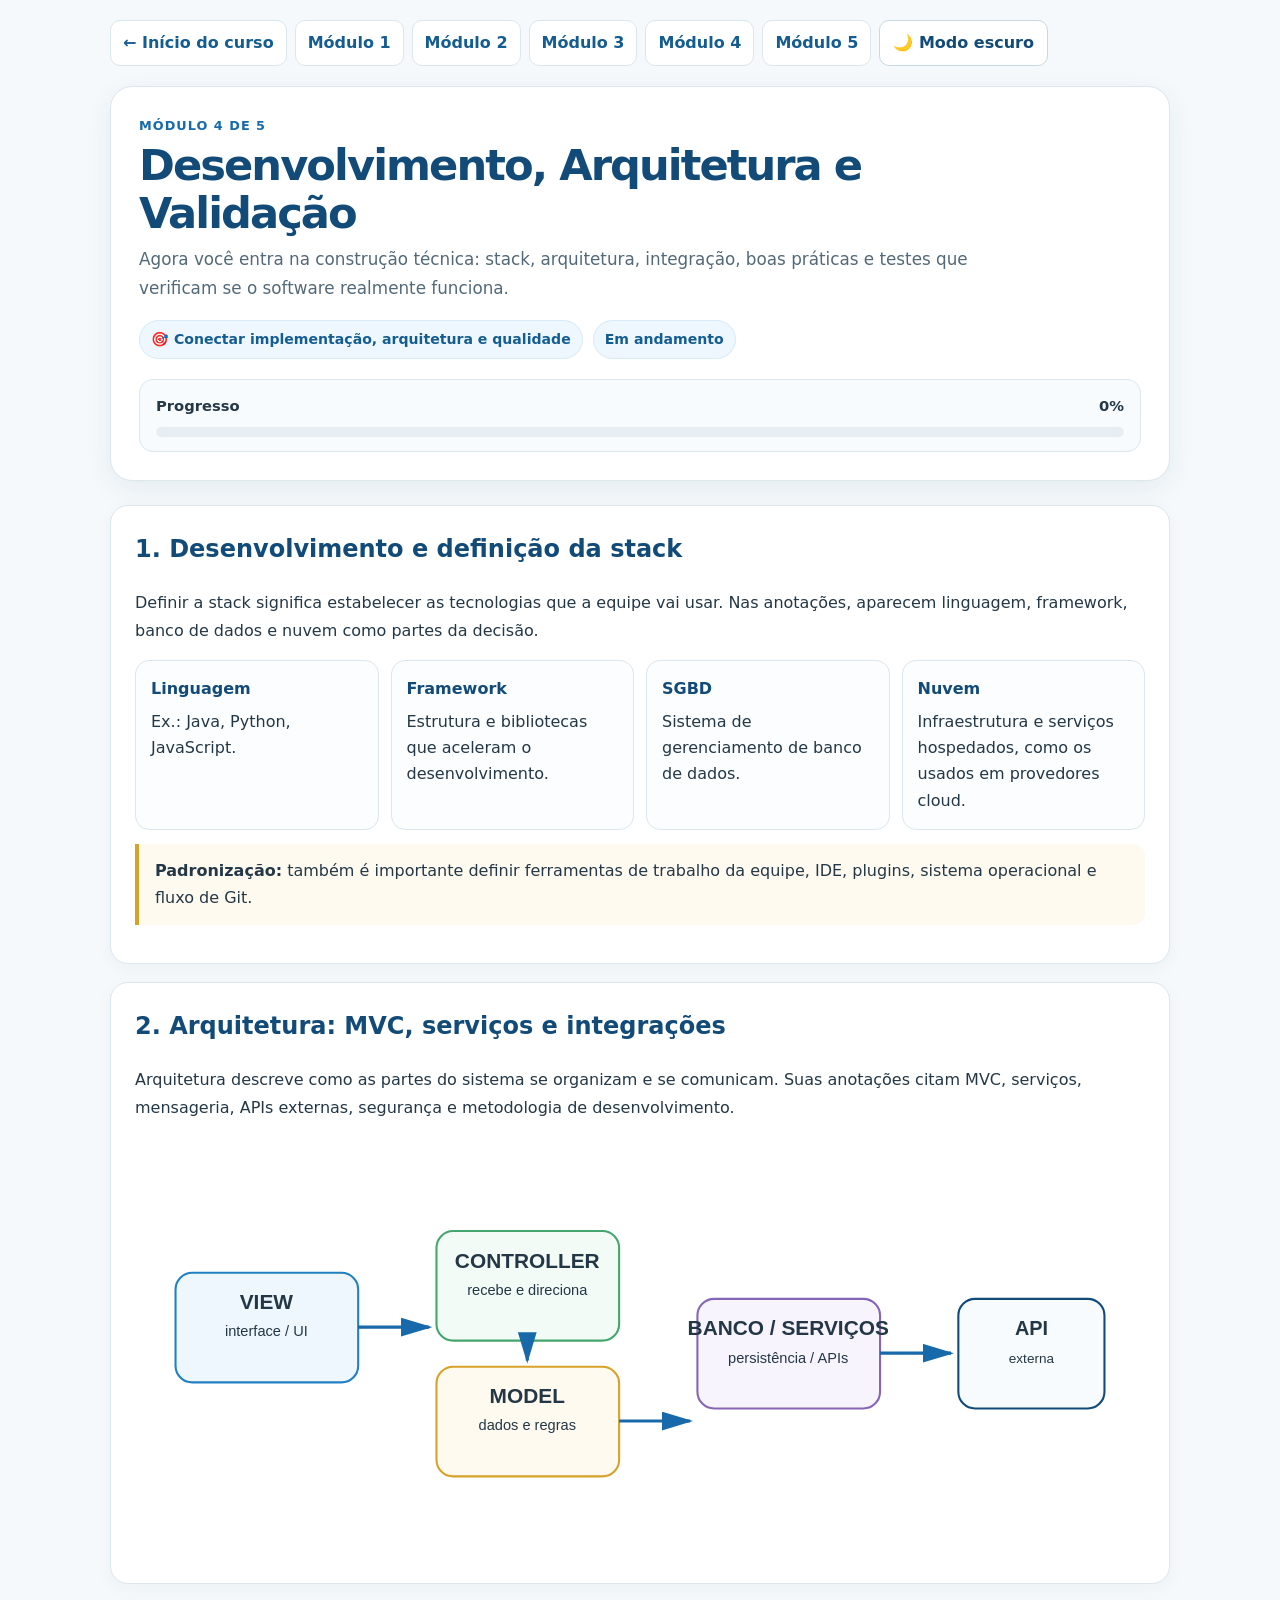
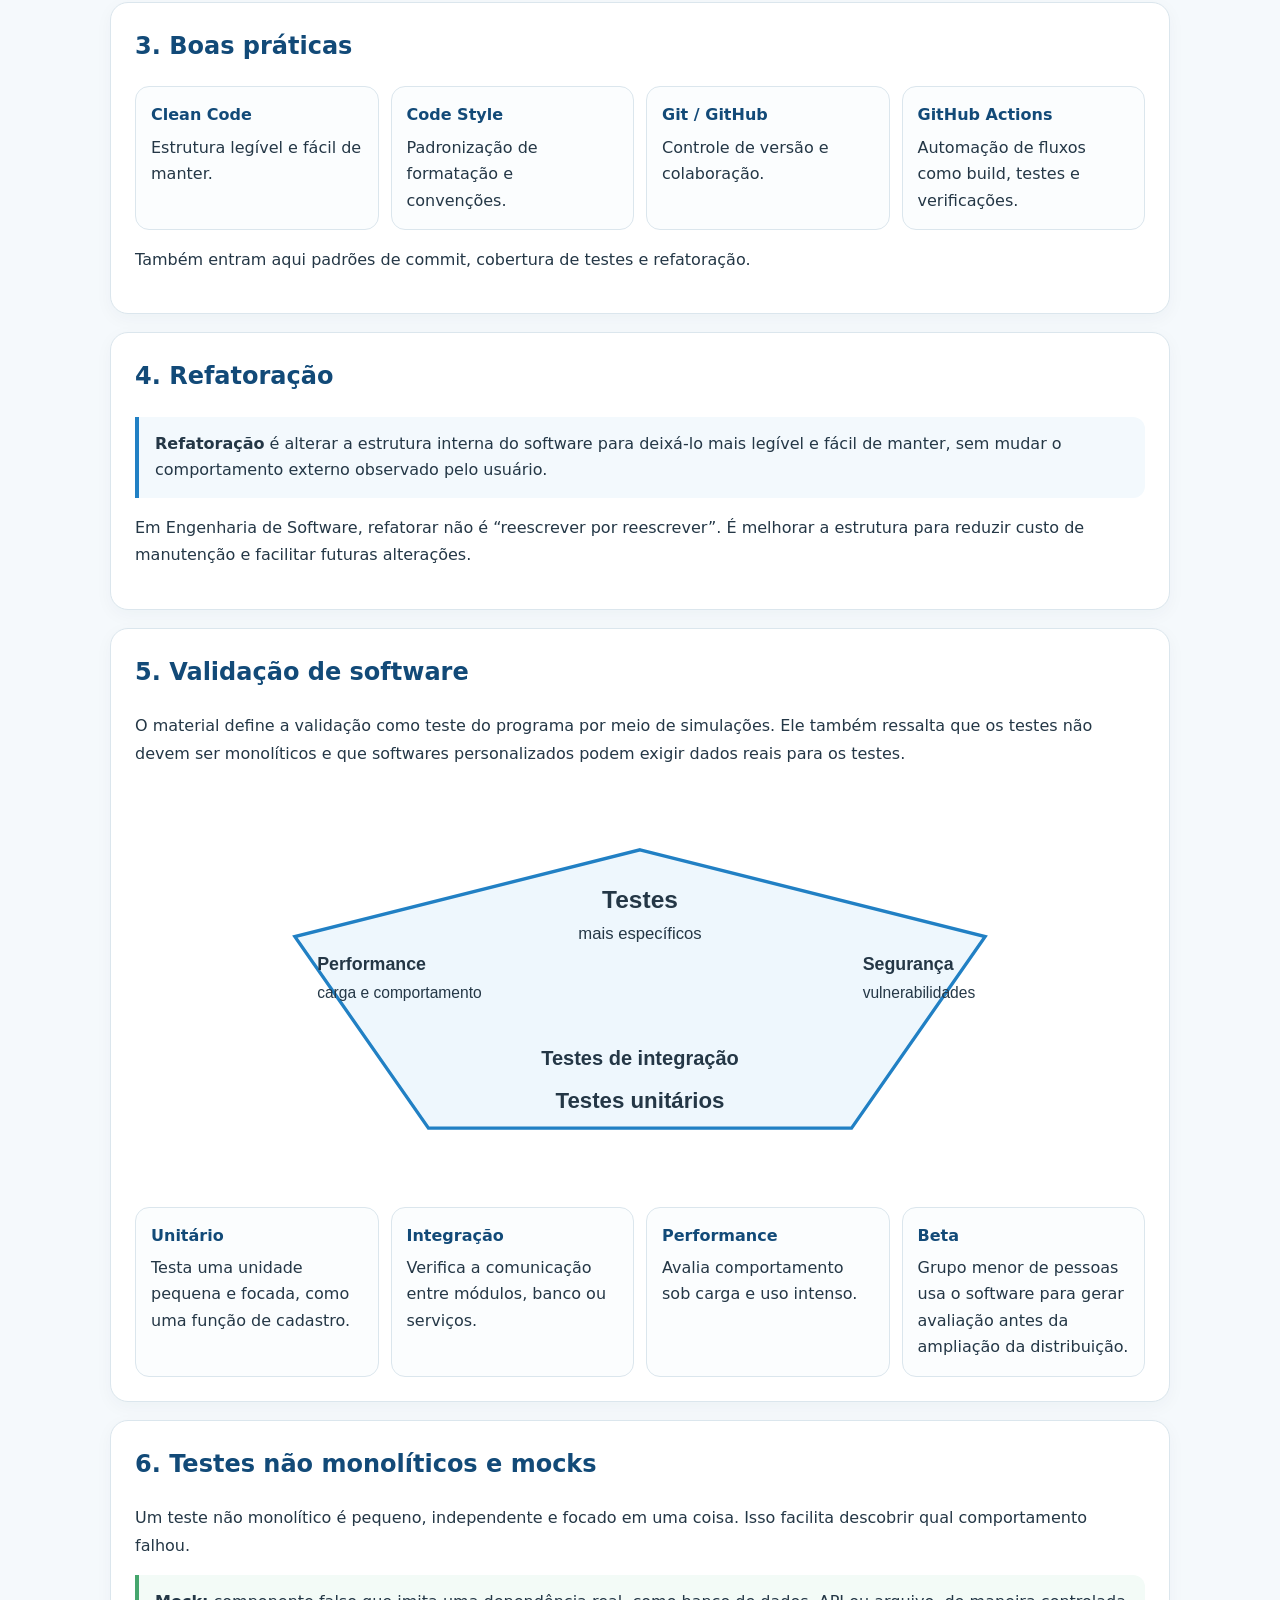
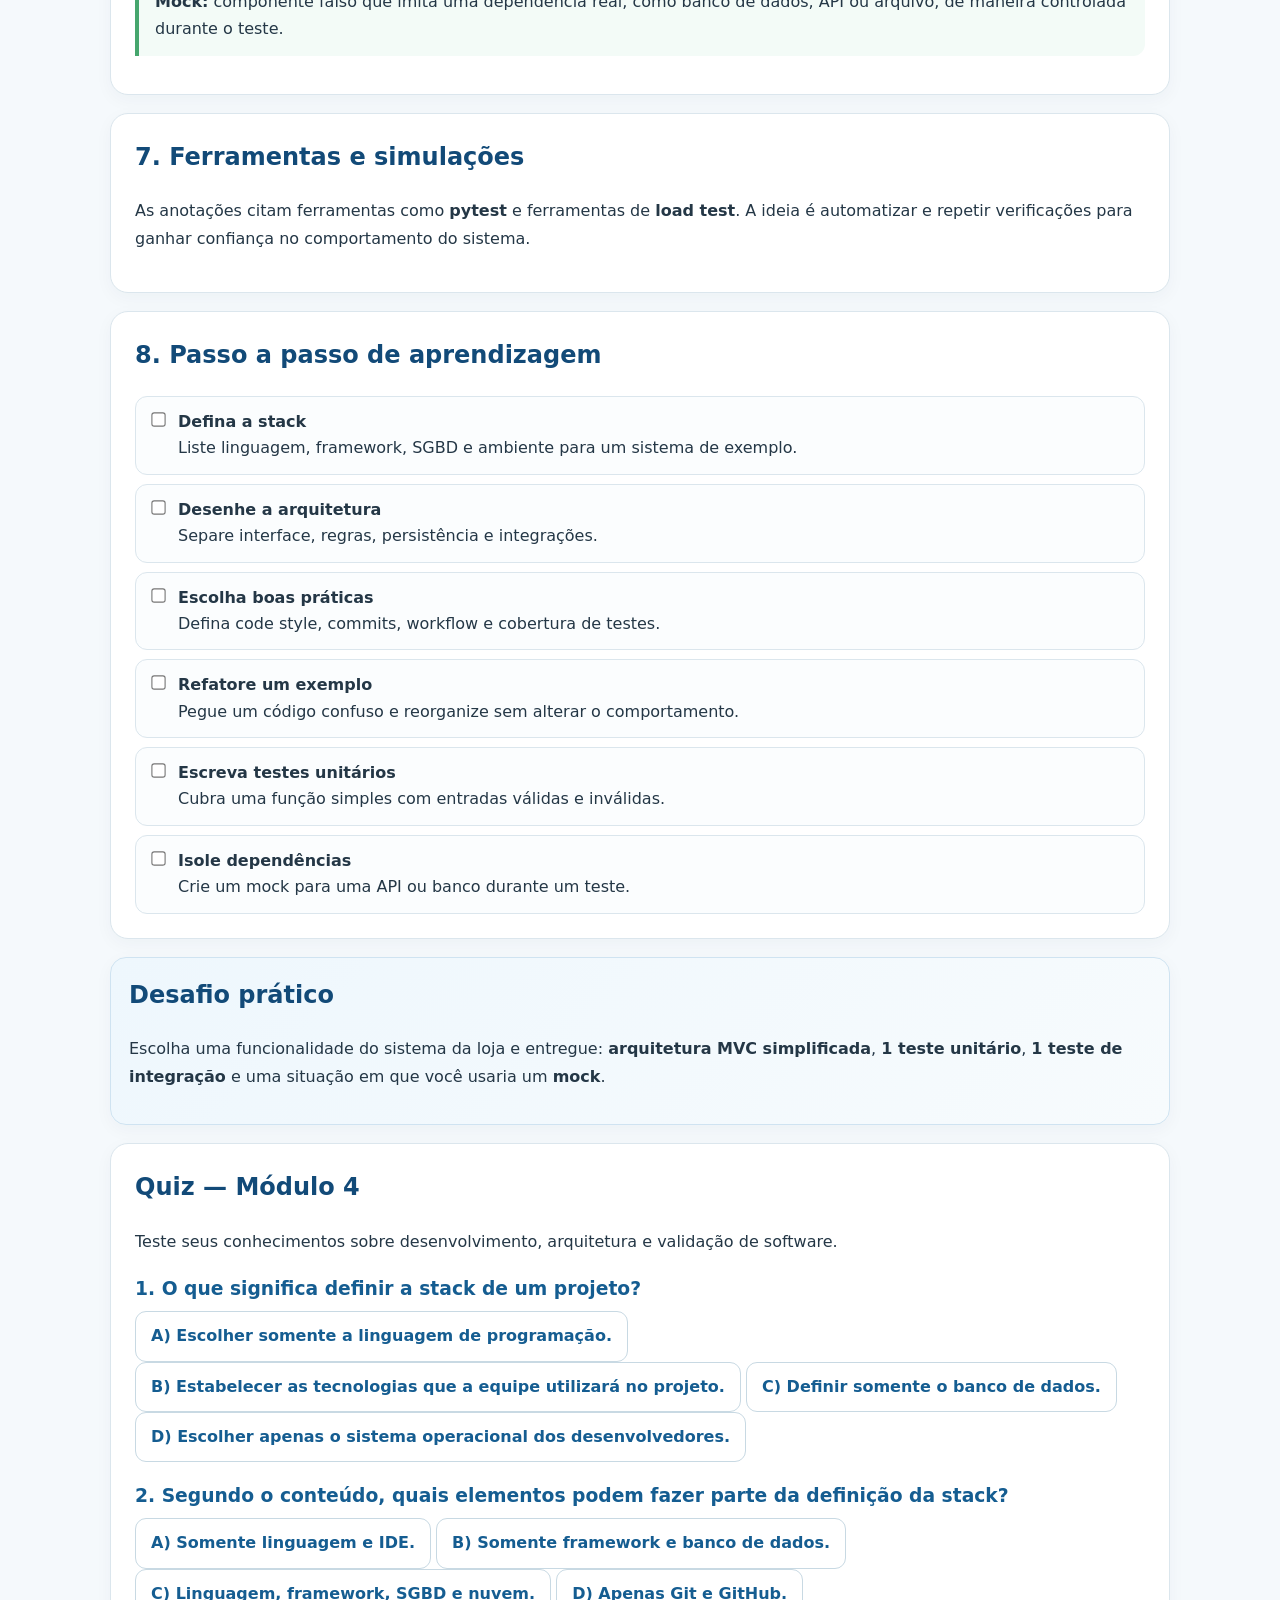
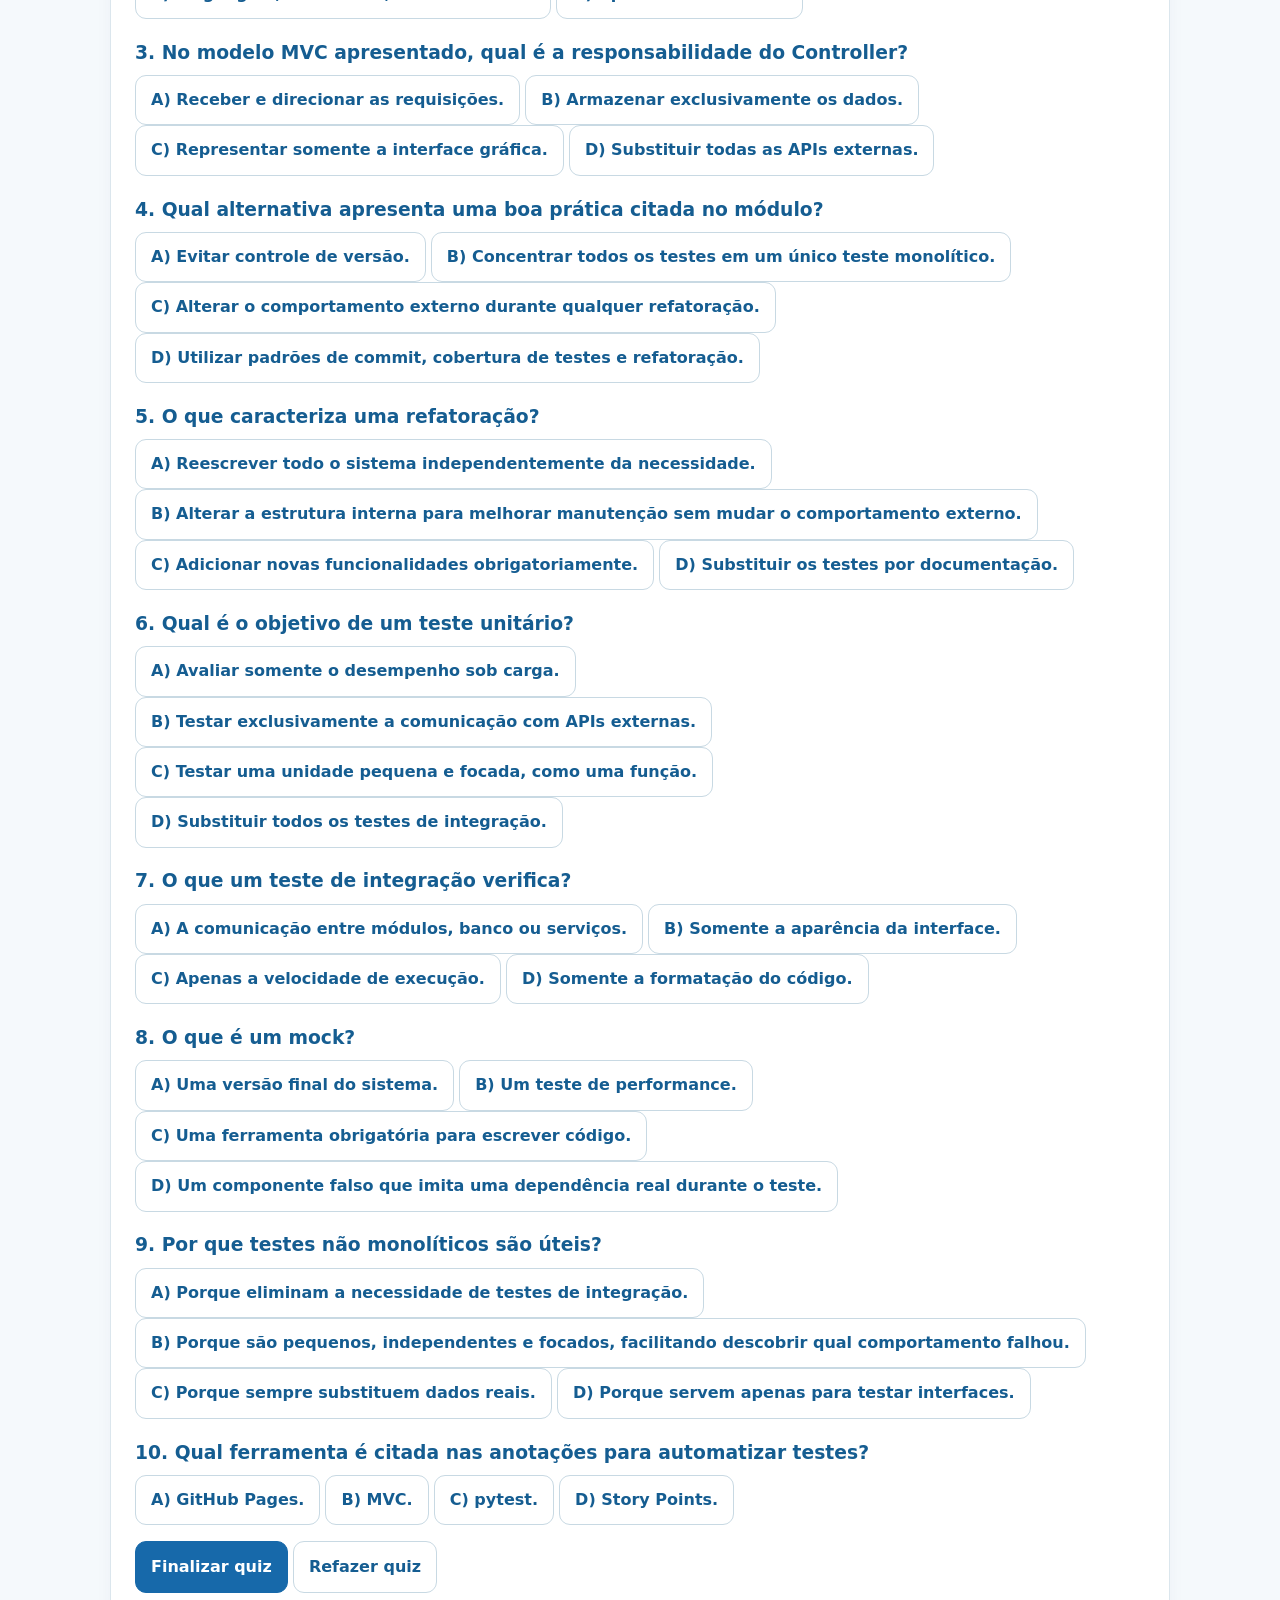
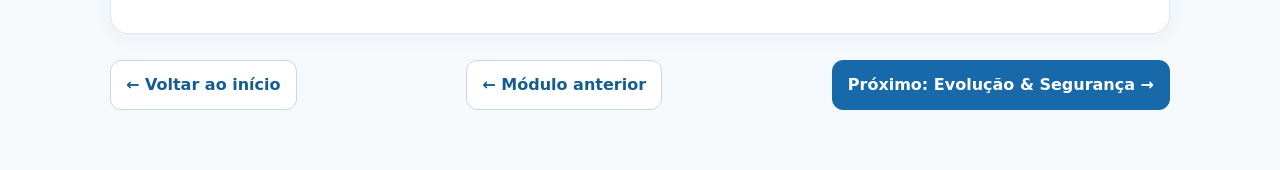
<file: modulos/modulo-4.html>
<!doctype html>
<html lang="pt-BR">
<head>
  <meta charset="utf-8">
  <meta name="viewport" content="width=device-width, initial-scale=1">
  <meta name="description" content="Agora você entra na construção técnica: stack, arquitetura, integração, boas práticas e testes que verificam se o software realmente funciona.">
  <meta name="theme-color" content="#1769aa">
  <title>Desenvolvimento, Arquitetura e Validação | Engenharia de Software</title>
  <link rel="stylesheet" href="../css/style.css">
  <style>
    .module-page { min-height:100vh; background:#f5f9fc; color:#243746; }
    .module-shell { max-width:1100px; margin:0 auto; padding:20px; }
    .module-header { background:#fff; border:1px solid #dbe6ed; border-radius:22px; padding:28px; box-shadow:0 8px 28px rgba(26,60,85,.07); margin-bottom:24px; }
    .eyebrow { color:#1769aa; font-weight:800; letter-spacing:.08em; text-transform:uppercase; font-size:.8rem; }
    .module-header h1 { margin:.35rem 0 .5rem; font-size:clamp(1.8rem,4vw,2.7rem); line-height:1.1; }
    .module-lead { color:#536978; max-width:850px; font-size:1.05rem; line-height:1.7; margin:0; }
    .module-meta { display:flex; flex-wrap:wrap; gap:10px; margin-top:18px; }
    .pill { display:inline-flex; align-items:center; gap:6px; padding:7px 11px; border-radius:999px; background:#eef7fd; color:#155d91; border:1px solid #d7eaf8; font-weight:700; font-size:.88rem; }
    .progress-panel { margin-top:20px; padding:14px 16px; background:#f8fbfd; border:1px solid #dbe6ed; border-radius:14px; }
    .progress-row { display:flex; align-items:center; justify-content:space-between; gap:12px; font-size:.92rem; font-weight:800; margin-bottom:8px; }
    .progress-track { height:10px; background:#e6eef3; border-radius:999px; overflow:hidden; }
    .progress-fill { display:block; height:100%; width:0; background:#2180c4; border-radius:999px; transition:width .25s ease; }
    .module-nav { display:flex; flex-wrap:wrap; gap:8px; margin-bottom:20px; }
    .module-nav a { text-decoration:none; color:#155d91; background:#fff; border:1px solid #dbe6ed; border-radius:10px; padding:9px 12px; font-weight:800; }
    .module-nav a:hover { background:#eef7fd; }
    .section { background:#fff; border:1px solid #dbe6ed; border-radius:18px; padding:24px; margin-bottom:18px; box-shadow:0 5px 18px rgba(26,60,85,.04); }
    .section h2 { margin-top:0; color:#124a78; }
    .section h3 { color:#155d91; margin-bottom:.4rem; }
    .section p, .section li { line-height:1.72; }
    .definition { border-left:4px solid #2180c4; background:#f3f9fd; padding:14px 16px; border-radius:0 12px 12px 0; margin:14px 0; }
    .example { border-left:4px solid #45a66d; background:#f3fbf7; padding:14px 16px; border-radius:0 12px 12px 0; margin:14px 0; }
    .attention { border-left:4px solid #d6a229; background:#fffaf0; padding:14px 16px; border-radius:0 12px 12px 0; margin:14px 0; }
    .step-grid { display:grid; grid-template-columns:repeat(auto-fit,minmax(220px,1fr)); gap:12px; margin-top:14px; }
    .step { padding:15px; border:1px solid #dbe6ed; border-radius:14px; background:#fbfdfe; }
    .step strong { display:block; color:#124a78; margin-bottom:6px; }
    .checklist { display:grid; gap:9px; margin-top:14px; }
    .checkitem { display:flex; gap:10px; align-items:flex-start; padding:12px; background:#fbfdfe; border:1px solid #dbe6ed; border-radius:12px; }
    .checkitem input { margin-top:4px; accent-color:#1769aa; transform:scale(1.1); }
    .challenge { background:linear-gradient(135deg,#eef7fd,#f7fbfd); border:1px solid #cfe3f1; border-radius:16px; padding:18px; }
    .module-footer { display:flex; flex-wrap:wrap; justify-content:space-between; gap:10px; margin:26px 0 40px; }
    .btn { display:inline-flex; align-items:center; gap:8px; padding:11px 15px; border-radius:11px; border:1px solid #c8d9e3; background:#fff; color:#155d91; text-decoration:none; font-weight:800; }
    .btn.primary { background:#1769aa; border-color:#1769aa; color:#fff; }
    .sr-only { position:absolute; width:1px; height:1px; padding:0; margin:-1px; overflow:hidden; clip:rect(0,0,0,0); white-space:nowrap; border:0; }
    @media (max-width:700px) {
      .module-shell { padding:12px; }
      .module-header, .section { padding:18px; border-radius:15px; }
    }
  </style>
</head>
<body>
<div class="module-page">
  <main class="module-shell" data-module="4">
    <div class="module-nav" aria-label="Navegação do curso">
      <a href="../index.html">← Início do curso</a>
      <a href="modulo-1.html">Módulo 1</a>
      <a href="modulo-2.html">Módulo 2</a>
      <a href="modulo-3.html">Módulo 3</a>
      <a href="modulo-4.html">Módulo 4</a>
      <a href="modulo-5.html">Módulo 5</a>
    </div>
    <header class="module-header">
      <div class="eyebrow">Módulo 4 de 5</div>
      <h1>Desenvolvimento, Arquitetura e Validação</h1>
      <p class="module-lead">Agora você entra na construção técnica: stack, arquitetura, integração, boas práticas e testes que verificam se o software realmente funciona.</p>
      <div class="module-meta">
        <span class="pill">🎯 Conectar implementação, arquitetura e qualidade</span>
        <span class="pill" data-module-status>Em andamento</span>
      </div>
      <div class="progress-panel" aria-label="Progresso do módulo">
        <div class="progress-row"><span>Progresso</span><strong data-progress-percent>0%</strong></div>
        <div class="progress-track"><span class="progress-fill" data-progress-fill></span></div>
      </div>
    </header>

<section class="section">
  <h2>1. Desenvolvimento e definição da stack</h2>
  <p>Definir a stack significa estabelecer as tecnologias que a equipe vai usar. Nas anotações, aparecem linguagem, framework, banco de dados e nuvem como partes da decisão.</p>
  <div class="step-grid">
    <div class="step"><strong>Linguagem</strong><span>Ex.: Java, Python, JavaScript.</span></div>
    <div class="step"><strong>Framework</strong><span>Estrutura e bibliotecas que aceleram o desenvolvimento.</span></div>
    <div class="step"><strong>SGBD</strong><span>Sistema de gerenciamento de banco de dados.</span></div>
    <div class="step"><strong>Nuvem</strong><span>Infraestrutura e serviços hospedados, como os usados em provedores cloud.</span></div>
  </div>
  <div class="attention"><strong>Padronização:</strong> também é importante definir ferramentas de trabalho da equipe, IDE, plugins, sistema operacional e fluxo de Git.</div>
</section>

<section class="section">
  <h2>2. Arquitetura: MVC, serviços e integrações</h2>
  <p>Arquitetura descreve como as partes do sistema se organizam e se comunicam. Suas anotações citam MVC, serviços, mensageria, APIs externas, segurança e metodologia de desenvolvimento.</p>
  <div class="diagram">
    <svg viewBox="0 0 960 350" xmlns="http://www.w3.org/2000/svg">
      <defs><marker id="m1" markerWidth="10" markerHeight="10" refX="9" refY="3" orient="auto"><path d="M0,0 L10,3 L0,6 Z" fill="#1769aa"/></marker></defs>
      <rect x="35" y="110" width="175" height="105" rx="16" fill="#eef7fd" stroke="#2180c4" stroke-width="2"/>
      <text x="122" y="145" text-anchor="middle" font-size="20" font-weight="700">VIEW</text><text x="122" y="171" text-anchor="middle" font-size="14">interface / UI</text>
      <rect x="285" y="70" width="175" height="105" rx="16" fill="#f3fbf7" stroke="#45a66d" stroke-width="2"/>
      <text x="372" y="105" text-anchor="middle" font-size="20" font-weight="700">CONTROLLER</text><text x="372" y="131" text-anchor="middle" font-size="14">recebe e direciona</text>
      <rect x="285" y="200" width="175" height="105" rx="16" fill="#fffaf0" stroke="#d6a229" stroke-width="2"/>
      <text x="372" y="235" text-anchor="middle" font-size="20" font-weight="700">MODEL</text><text x="372" y="261" text-anchor="middle" font-size="14">dados e regras</text>
      <rect x="535" y="135" width="175" height="105" rx="16" fill="#f7f4fd" stroke="#8566b6" stroke-width="2"/>
      <text x="622" y="170" text-anchor="middle" font-size="20" font-weight="700">BANCO / SERVIÇOS</text><text x="622" y="196" text-anchor="middle" font-size="14">persistência / APIs</text>
      <rect x="785" y="135" width="140" height="105" rx="16" fill="#f8fbfd" stroke="#124a78" stroke-width="2"/>
      <text x="855" y="170" text-anchor="middle" font-size="19" font-weight="700">API</text><text x="855" y="196" text-anchor="middle" font-size="13">externa</text>
      <path d="M210 162 H278" stroke="#1769aa" stroke-width="3" marker-end="url(#m1)"/><path d="M372 175 V194" stroke="#1769aa" stroke-width="3" marker-end="url(#m1)"/><path d="M460 252 H528" stroke="#1769aa" stroke-width="3" marker-end="url(#m1)"/><path d="M710 187 H778" stroke="#1769aa" stroke-width="3" marker-end="url(#m1)"/>
    </svg>
  </div>
</section>

<section class="section">
  <h2>3. Boas práticas</h2>
  <div class="step-grid">
    <div class="step"><strong>Clean Code</strong><span>Estrutura legível e fácil de manter.</span></div>
    <div class="step"><strong>Code Style</strong><span>Padronização de formatação e convenções.</span></div>
    <div class="step"><strong>Git / GitHub</strong><span>Controle de versão e colaboração.</span></div>
    <div class="step"><strong>GitHub Actions</strong><span>Automação de fluxos como build, testes e verificações.</span></div>
  </div>
  <p>Também entram aqui padrões de commit, cobertura de testes e refatoração.</p>
</section>

<section class="section">
  <h2>4. Refatoração</h2>
  <div class="definition"><strong>Refatoração</strong> é alterar a estrutura interna do software para deixá-lo mais legível e fácil de manter, sem mudar o comportamento externo observado pelo usuário.</div>
  <p>Em Engenharia de Software, refatorar não é “reescrever por reescrever”. É melhorar a estrutura para reduzir custo de manutenção e facilitar futuras alterações.</p>
</section>

<section class="section">
  <h2>5. Validação de software</h2>
  <p>O material define a validação como teste do programa por meio de simulações. Ele também ressalta que os testes não devem ser monolíticos e que softwares personalizados podem exigir dados reais para os testes.</p>
  <div class="diagram">
    <svg viewBox="0 0 900 330" xmlns="http://www.w3.org/2000/svg">
      <path d="M450 42 L760 120 L640 292 H260 L140 120 Z" fill="#eef7fd" stroke="#2180c4" stroke-width="3"/>
      <text x="450" y="94" text-anchor="middle" font-size="22" font-weight="700">Testes</text>
      <text x="450" y="122" text-anchor="middle" font-size="15">mais específicos</text>
      <text x="450" y="235" text-anchor="middle" font-size="18" font-weight="700">Testes de integração</text>
      <text x="450" y="274" text-anchor="middle" font-size="20" font-weight="700">Testes unitários</text>
      <text x="160" y="150" font-size="16" font-weight="700">Performance</text><text x="160" y="175" font-size="14">carga e comportamento</text>
      <text x="650" y="150" font-size="16" font-weight="700">Segurança</text><text x="650" y="175" font-size="14">vulnerabilidades</text>
    </svg>
  </div>
  <div class="step-grid">
    <div class="step"><strong>Unitário</strong><span>Testa uma unidade pequena e focada, como uma função de cadastro.</span></div>
    <div class="step"><strong>Integração</strong><span>Verifica a comunicação entre módulos, banco ou serviços.</span></div>
    <div class="step"><strong>Performance</strong><span>Avalia comportamento sob carga e uso intenso.</span></div>
    <div class="step"><strong>Beta</strong><span>Grupo menor de pessoas usa o software para gerar avaliação antes da ampliação da distribuição.</span></div>
  </div>
</section>

<section class="section">
  <h2>6. Testes não monolíticos e mocks</h2>
  <p>Um teste não monolítico é pequeno, independente e focado em uma coisa. Isso facilita descobrir qual comportamento falhou.</p>
  <div class="example"><strong>Mock:</strong> componente falso que imita uma dependência real, como banco de dados, API ou arquivo, de maneira controlada durante o teste.</div>
</section>

<section class="section">
  <h2>7. Ferramentas e simulações</h2>
  <p>As anotações citam ferramentas como <strong>pytest</strong> e ferramentas de <strong>load test</strong>. A ideia é automatizar e repetir verificações para ganhar confiança no comportamento do sistema.</p>
</section>

<section class="section">
  <h2>8. Passo a passo de aprendizagem</h2>
  <div class="checklist">
    <label class="checkitem" data-lesson="1"><input type="checkbox"><span><strong>Defina a stack</strong><br>Liste linguagem, framework, SGBD e ambiente para um sistema de exemplo.</span></label>
    <label class="checkitem" data-lesson="2"><input type="checkbox"><span><strong>Desenhe a arquitetura</strong><br>Separe interface, regras, persistência e integrações.</span></label>
    <label class="checkitem" data-lesson="3"><input type="checkbox"><span><strong>Escolha boas práticas</strong><br>Defina code style, commits, workflow e cobertura de testes.</span></label>
    <label class="checkitem" data-lesson="4"><input type="checkbox"><span><strong>Refatore um exemplo</strong><br>Pegue um código confuso e reorganize sem alterar o comportamento.</span></label>
    <label class="checkitem" data-lesson="5"><input type="checkbox"><span><strong>Escreva testes unitários</strong><br>Cubra uma função simples com entradas válidas e inválidas.</span></label>
    <label class="checkitem" data-lesson="6"><input type="checkbox"><span><strong>Isole dependências</strong><br>Crie um mock para uma API ou banco durante um teste.</span></label>
  </div>
</section>

<section class="section challenge">
  <h2>Desafio prático</h2>
  <p>Escolha uma funcionalidade do sistema da loja e entregue: <strong>arquitetura MVC simplificada</strong>, <strong>1 teste unitário</strong>, <strong>1 teste de integração</strong> e uma situação em que você usaria um <strong>mock</strong>.</p>
</section>

<section class="section quiz-section" data-quiz>
  <h2>Quiz — Módulo 4</h2>
  <p>Teste seus conhecimentos sobre desenvolvimento, arquitetura e validação de software.</p>

  <div data-question data-answer="B">
    <h3>1. O que significa definir a stack de um projeto?</h3>
    <button class="btn" type="button" data-option="A">A) Escolher somente a linguagem de programação.</button>
    <button class="btn" type="button" data-option="B">B) Estabelecer as tecnologias que a equipe utilizará no projeto.</button>
    <button class="btn" type="button" data-option="C">C) Definir somente o banco de dados.</button>
    <button class="btn" type="button" data-option="D">D) Escolher apenas o sistema operacional dos desenvolvedores.</button>
  </div>

  <div data-question data-answer="C">
    <h3>2. Segundo o conteúdo, quais elementos podem fazer parte da definição da stack?</h3>
    <button class="btn" type="button" data-option="A">A) Somente linguagem e IDE.</button>
    <button class="btn" type="button" data-option="B">B) Somente framework e banco de dados.</button>
    <button class="btn" type="button" data-option="C">C) Linguagem, framework, SGBD e nuvem.</button>
    <button class="btn" type="button" data-option="D">D) Apenas Git e GitHub.</button>
  </div>

  <div data-question data-answer="A">
    <h3>3. No modelo MVC apresentado, qual é a responsabilidade do Controller?</h3>
    <button class="btn" type="button" data-option="A">A) Receber e direcionar as requisições.</button>
    <button class="btn" type="button" data-option="B">B) Armazenar exclusivamente os dados.</button>
    <button class="btn" type="button" data-option="C">C) Representar somente a interface gráfica.</button>
    <button class="btn" type="button" data-option="D">D) Substituir todas as APIs externas.</button>
  </div>

  <div data-question data-answer="D">
    <h3>4. Qual alternativa apresenta uma boa prática citada no módulo?</h3>
    <button class="btn" type="button" data-option="A">A) Evitar controle de versão.</button>
    <button class="btn" type="button" data-option="B">B) Concentrar todos os testes em um único teste monolítico.</button>
    <button class="btn" type="button" data-option="C">C) Alterar o comportamento externo durante qualquer refatoração.</button>
    <button class="btn" type="button" data-option="D">D) Utilizar padrões de commit, cobertura de testes e refatoração.</button>
  </div>

  <div data-question data-answer="B">
    <h3>5. O que caracteriza uma refatoração?</h3>
    <button class="btn" type="button" data-option="A">A) Reescrever todo o sistema independentemente da necessidade.</button>
    <button class="btn" type="button" data-option="B">B) Alterar a estrutura interna para melhorar manutenção sem mudar o comportamento externo.</button>
    <button class="btn" type="button" data-option="C">C) Adicionar novas funcionalidades obrigatoriamente.</button>
    <button class="btn" type="button" data-option="D">D) Substituir os testes por documentação.</button>
  </div>

  <div data-question data-answer="C">
    <h3>6. Qual é o objetivo de um teste unitário?</h3>
    <button class="btn" type="button" data-option="A">A) Avaliar somente o desempenho sob carga.</button>
    <button class="btn" type="button" data-option="B">B) Testar exclusivamente a comunicação com APIs externas.</button>
    <button class="btn" type="button" data-option="C">C) Testar uma unidade pequena e focada, como uma função.</button>
    <button class="btn" type="button" data-option="D">D) Substituir todos os testes de integração.</button>
  </div>

  <div data-question data-answer="A">
    <h3>7. O que um teste de integração verifica?</h3>
    <button class="btn" type="button" data-option="A">A) A comunicação entre módulos, banco ou serviços.</button>
    <button class="btn" type="button" data-option="B">B) Somente a aparência da interface.</button>
    <button class="btn" type="button" data-option="C">C) Apenas a velocidade de execução.</button>
    <button class="btn" type="button" data-option="D">D) Somente a formatação do código.</button>
  </div>

  <div data-question data-answer="D">
    <h3>8. O que é um mock?</h3>
    <button class="btn" type="button" data-option="A">A) Uma versão final do sistema.</button>
    <button class="btn" type="button" data-option="B">B) Um teste de performance.</button>
    <button class="btn" type="button" data-option="C">C) Uma ferramenta obrigatória para escrever código.</button>
    <button class="btn" type="button" data-option="D">D) Um componente falso que imita uma dependência real durante o teste.</button>
  </div>

  <div data-question data-answer="B">
    <h3>9. Por que testes não monolíticos são úteis?</h3>
    <button class="btn" type="button" data-option="A">A) Porque eliminam a necessidade de testes de integração.</button>
    <button class="btn" type="button" data-option="B">B) Porque são pequenos, independentes e focados, facilitando descobrir qual comportamento falhou.</button>
    <button class="btn" type="button" data-option="C">C) Porque sempre substituem dados reais.</button>
    <button class="btn" type="button" data-option="D">D) Porque servem apenas para testar interfaces.</button>
  </div>

  <div data-question data-answer="C">
    <h3>10. Qual ferramenta é citada nas anotações para automatizar testes?</h3>
    <button class="btn" type="button" data-option="A">A) GitHub Pages.</button>
    <button class="btn" type="button" data-option="B">B) MVC.</button>
    <button class="btn" type="button" data-option="C">C) pytest.</button>
    <button class="btn" type="button" data-option="D">D) Story Points.</button>
  </div>

  <p>
    <button class="btn primary" type="button" data-quiz-submit>Finalizar quiz</button>
    <button class="btn" type="button" data-quiz-reset>Refazer quiz</button>
  </p>
  <p data-quiz-result aria-live="polite"></p>
</section>

    <div class="module-footer">
      <a class="btn" href="../index.html">← Voltar ao início</a>
      <a class="btn" href="modulo-3.html">← Módulo anterior</a>
      <a class="btn primary" href="modulo-5.html">Próximo: Evolução & Segurança →</a>
    </div>
  </main>
</div>
<script src="../js/progress.js"></script>
<script src="../js/quiz.js"></script>
</body>
</html>
</file>
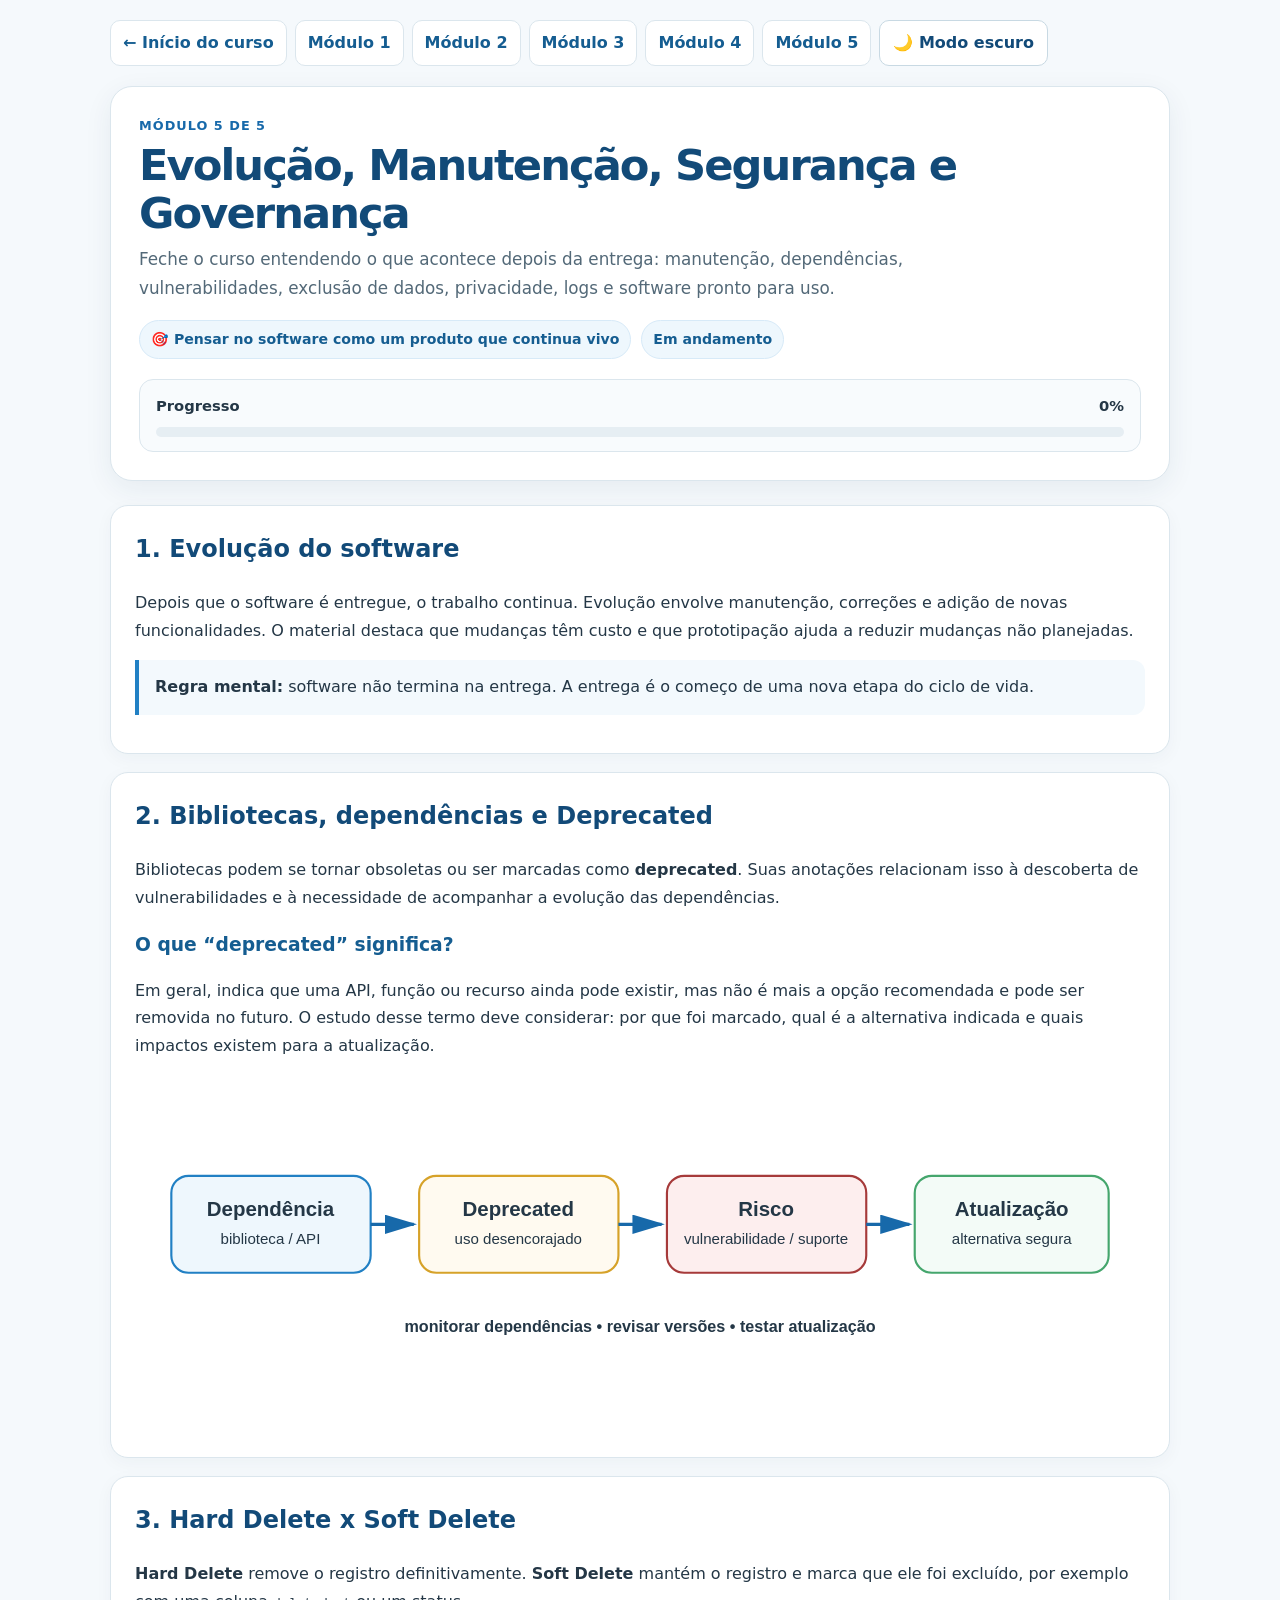
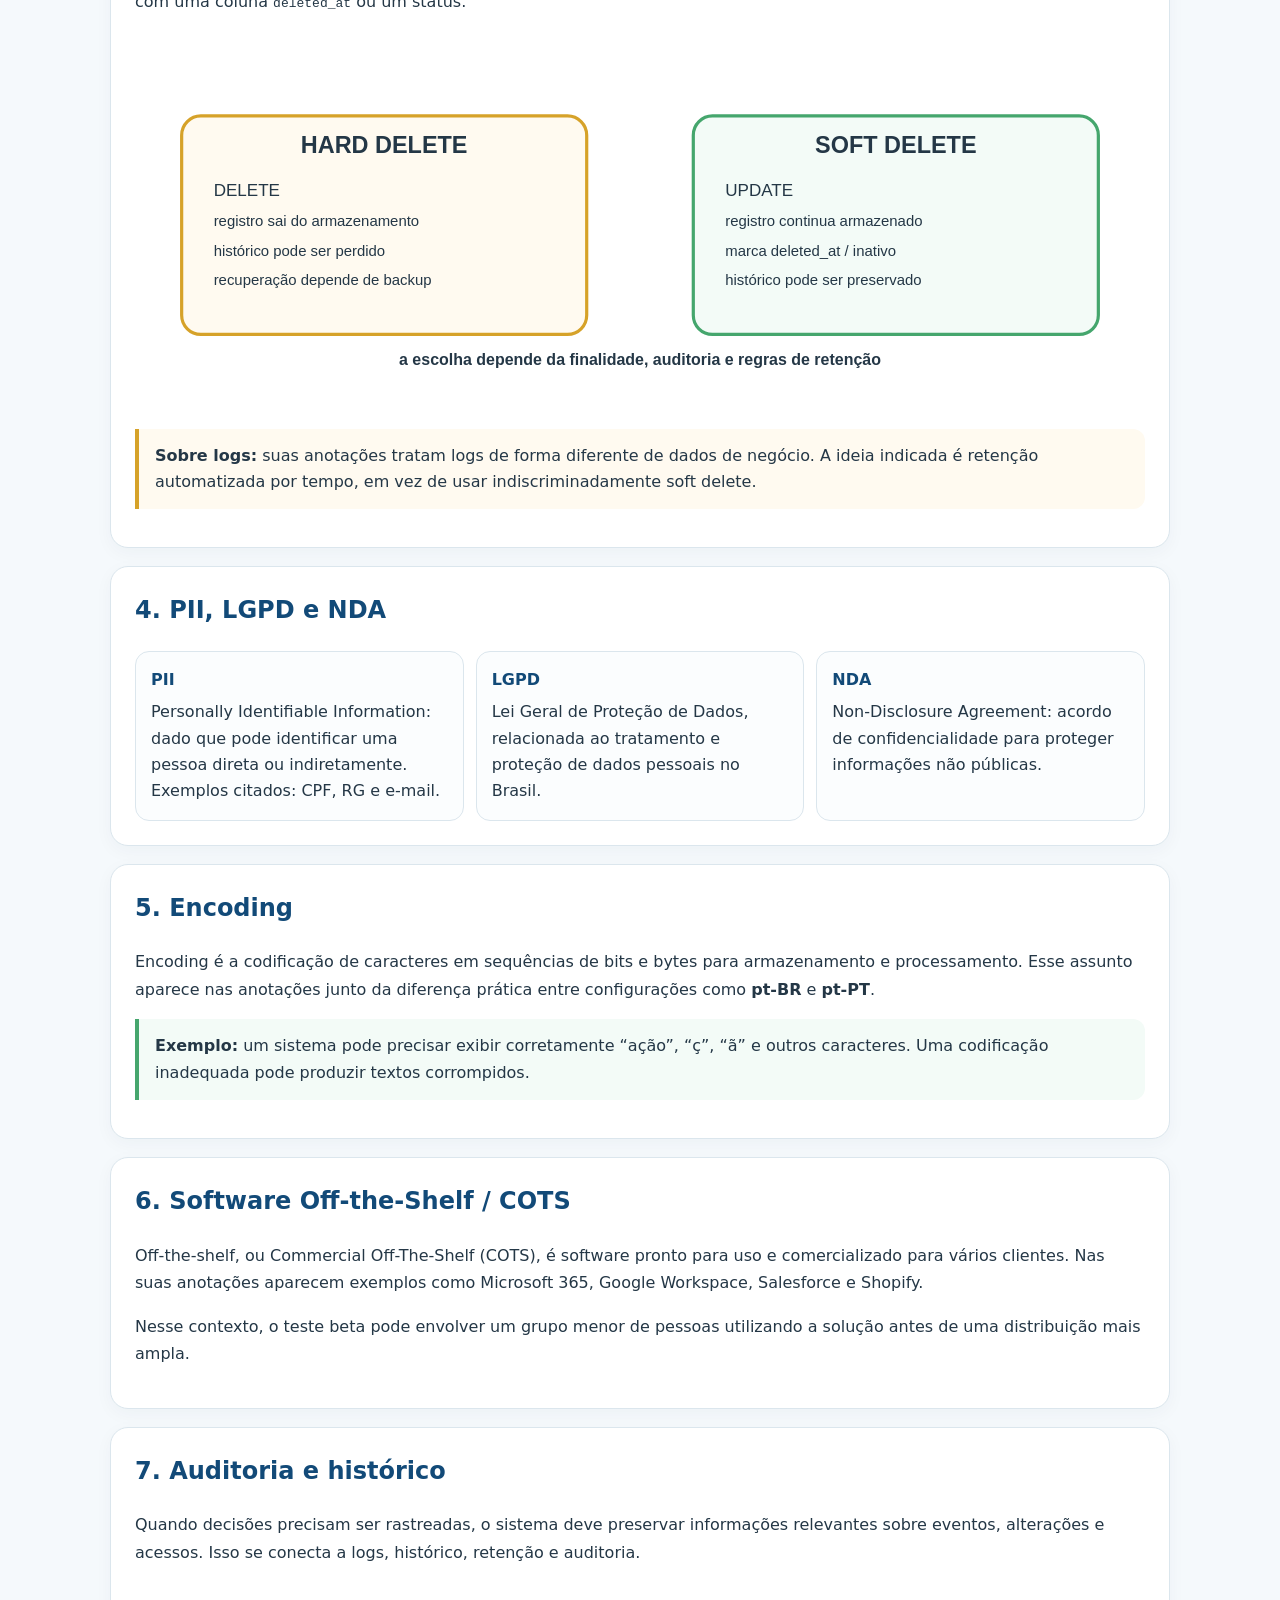
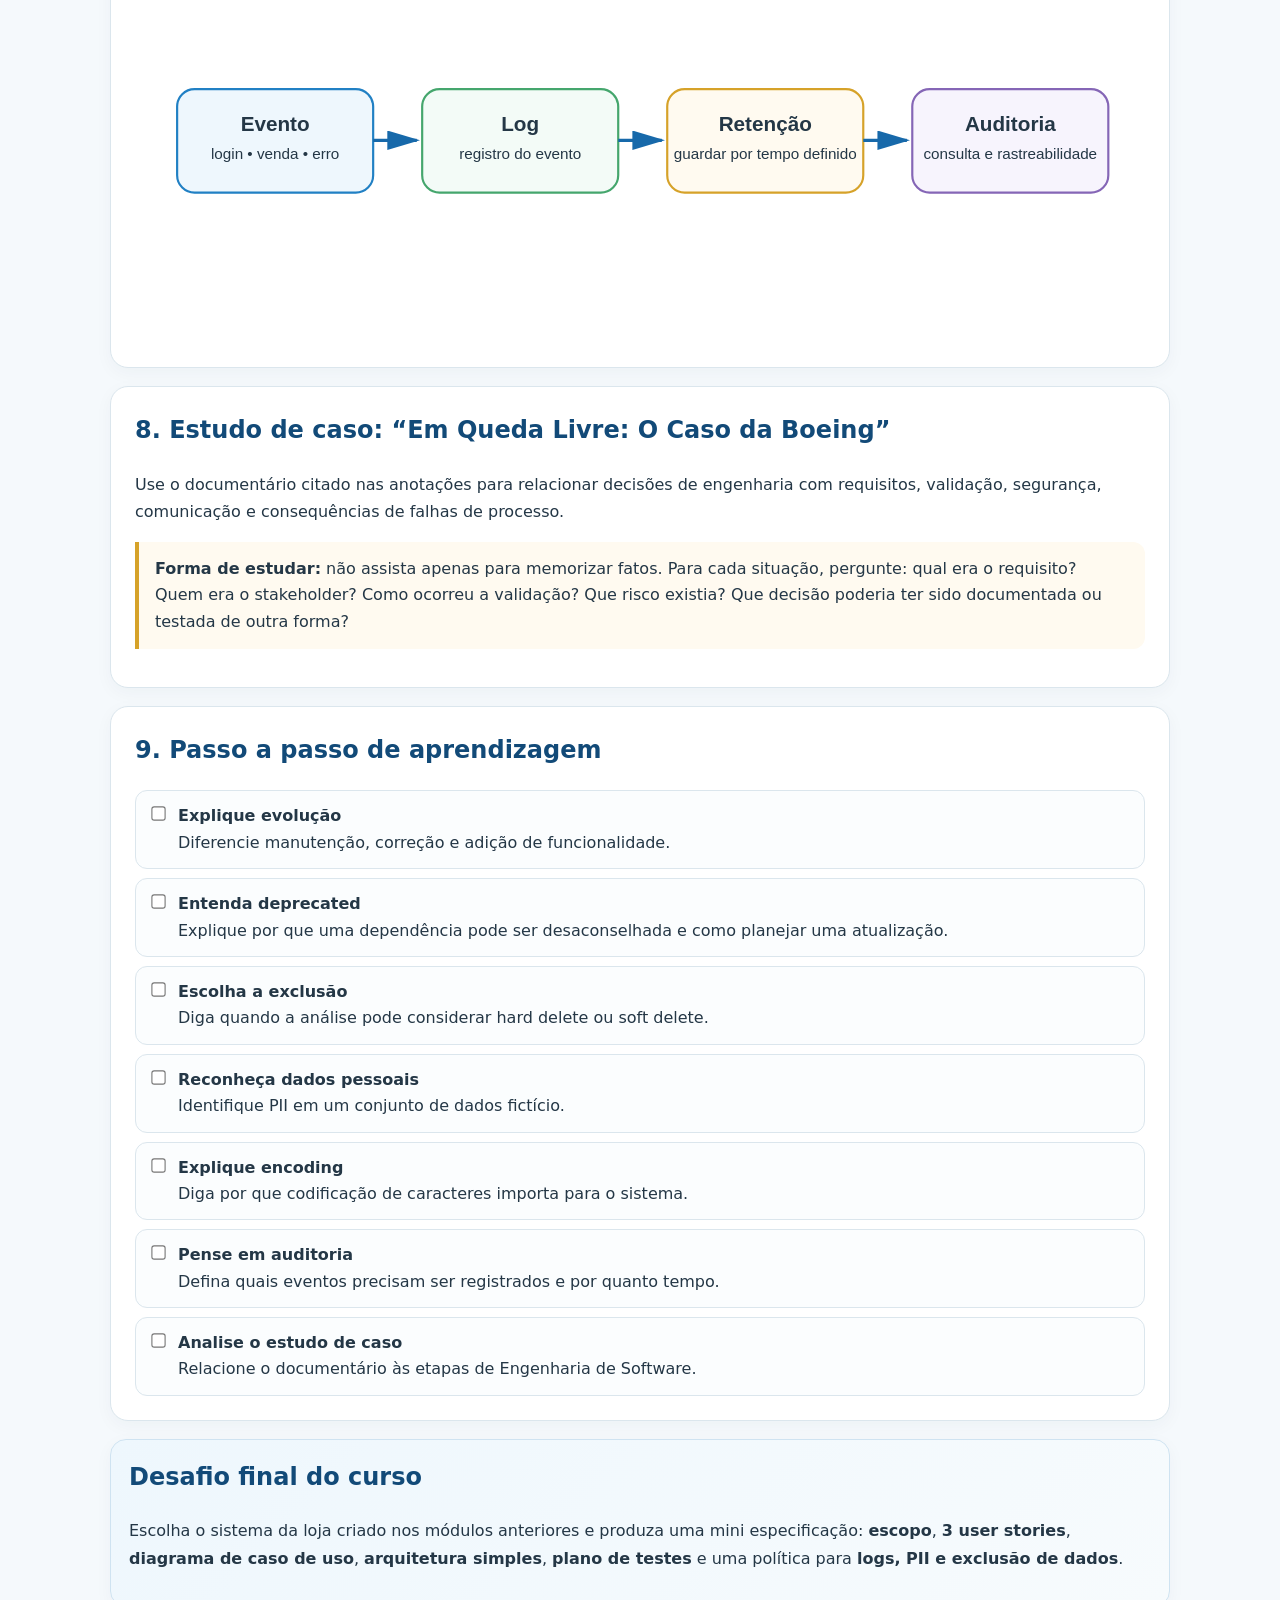
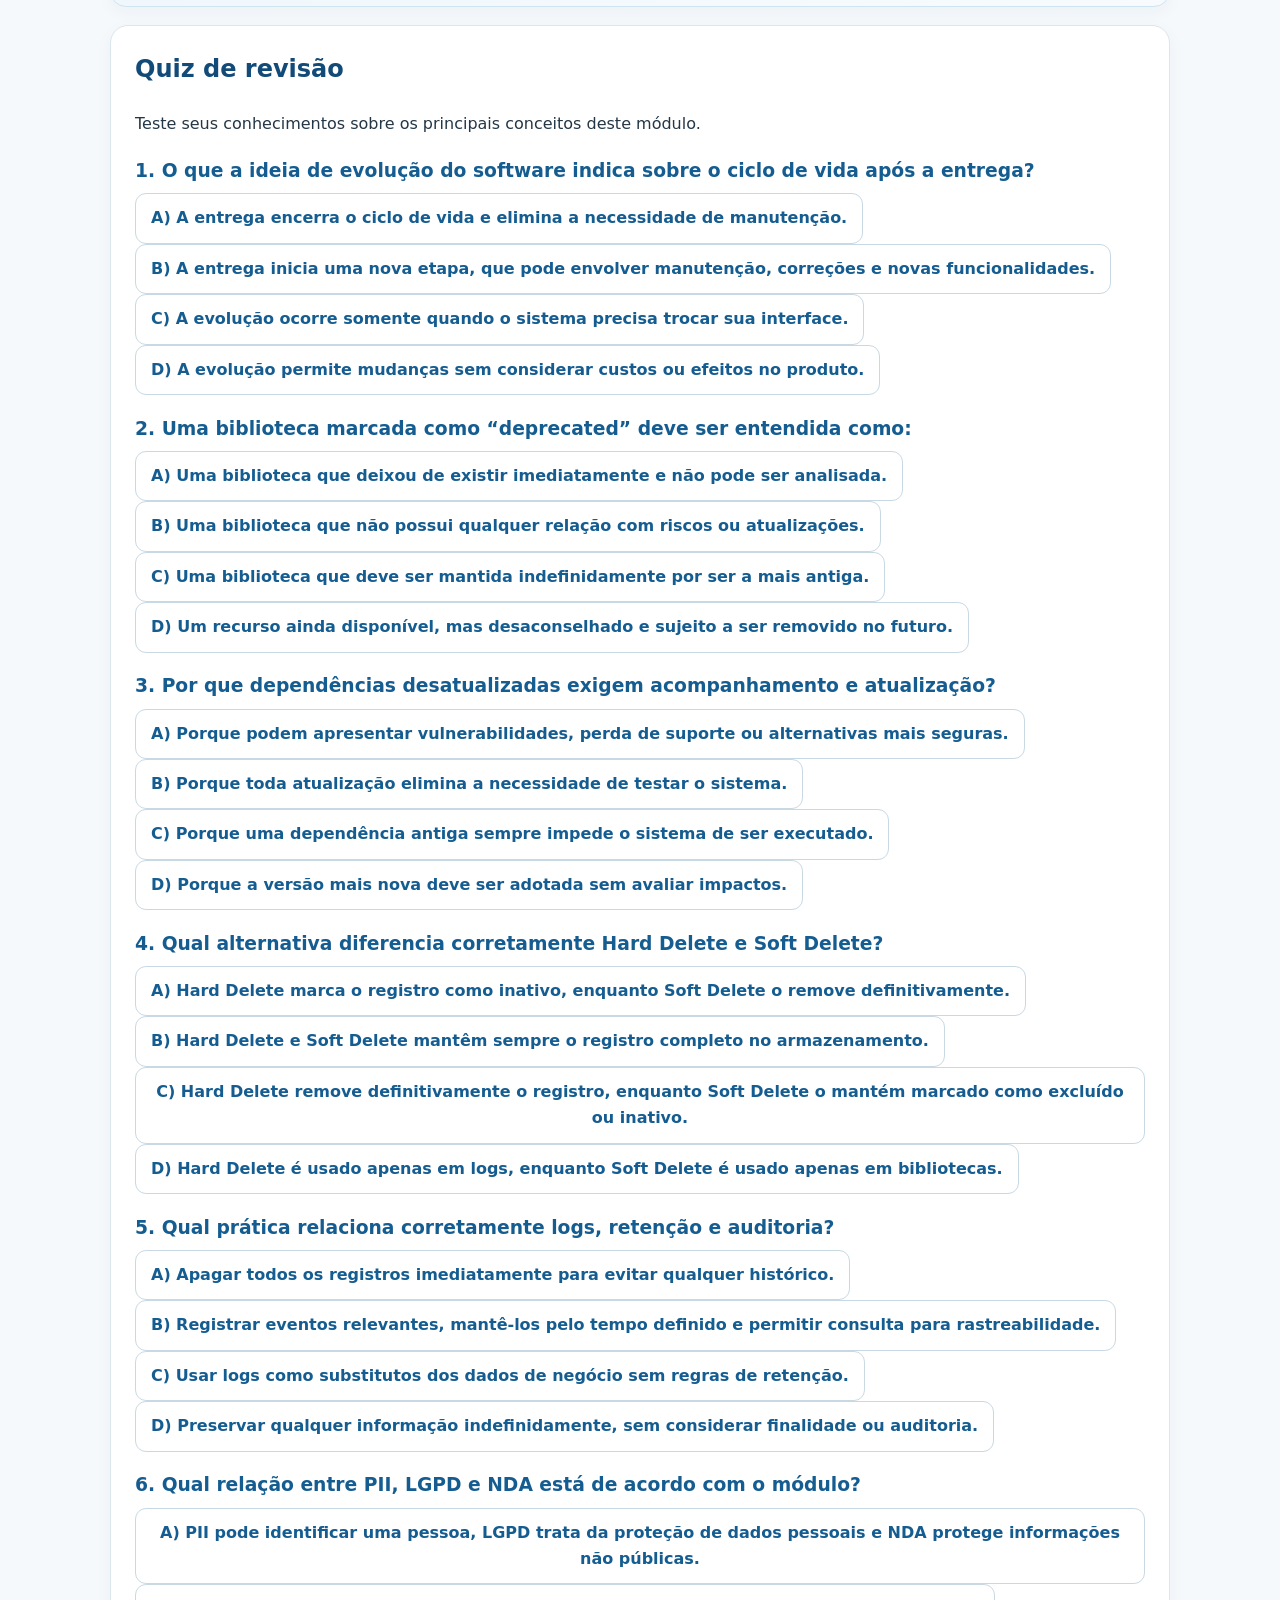
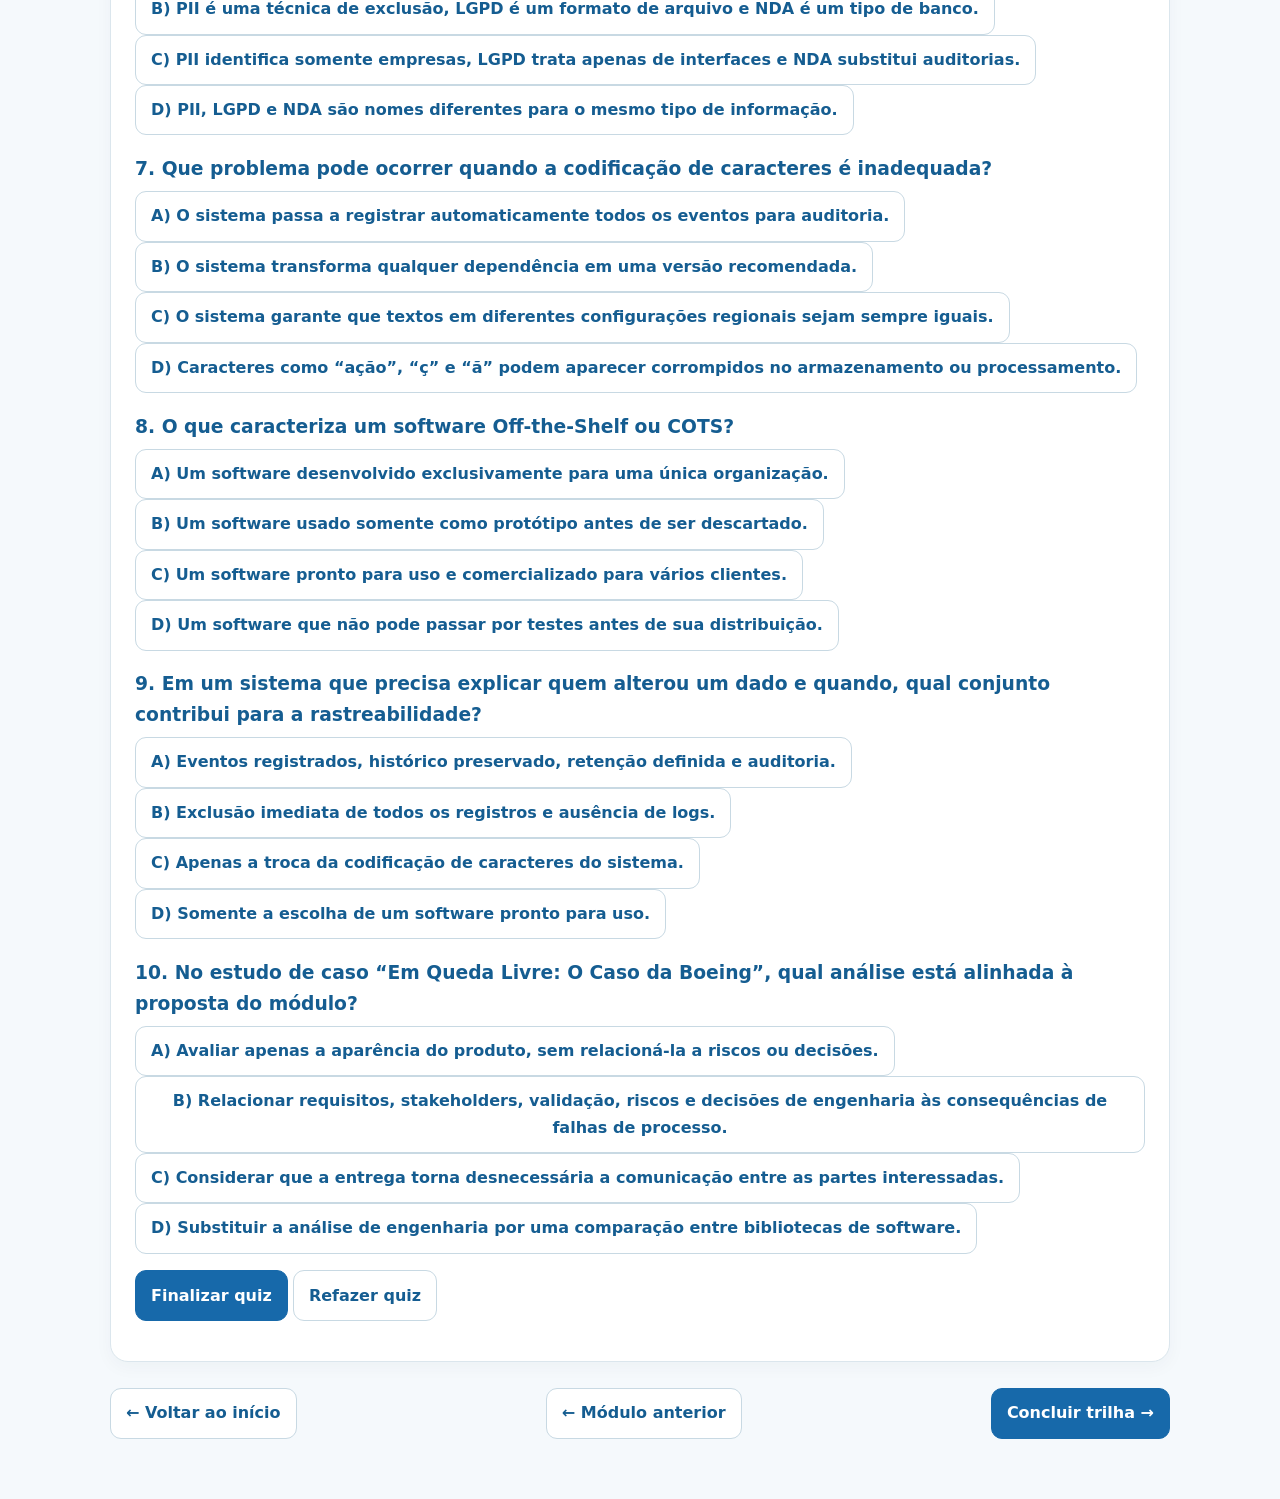
<file: modulos/modulo-5.html>
<!doctype html>
<html lang="pt-BR">
<head>
  <meta charset="utf-8">
  <meta name="viewport" content="width=device-width, initial-scale=1">
  <meta name="description" content="Feche o curso entendendo o que acontece depois da entrega: manutenção, dependências, vulnerabilidades, exclusão de dados, privacidade, logs e software pronto para uso.">
  <meta name="theme-color" content="#1769aa">
  <title>Evolução, Manutenção, Segurança e Governança | Engenharia de Software</title>
  <link rel="stylesheet" href="../css/style.css">
  <style>
    .module-page { min-height:100vh; background:#f5f9fc; color:#243746; }
    .module-shell { max-width:1100px; margin:0 auto; padding:20px; }
    .module-header { background:#fff; border:1px solid #dbe6ed; border-radius:22px; padding:28px; box-shadow:0 8px 28px rgba(26,60,85,.07); margin-bottom:24px; }
    .eyebrow { color:#1769aa; font-weight:800; letter-spacing:.08em; text-transform:uppercase; font-size:.8rem; }
    .module-header h1 { margin:.35rem 0 .5rem; font-size:clamp(1.8rem,4vw,2.7rem); line-height:1.1; }
    .module-lead { color:#536978; max-width:850px; font-size:1.05rem; line-height:1.7; margin:0; }
    .module-meta { display:flex; flex-wrap:wrap; gap:10px; margin-top:18px; }
    .pill { display:inline-flex; align-items:center; gap:6px; padding:7px 11px; border-radius:999px; background:#eef7fd; color:#155d91; border:1px solid #d7eaf8; font-weight:700; font-size:.88rem; }
    .progress-panel { margin-top:20px; padding:14px 16px; background:#f8fbfd; border:1px solid #dbe6ed; border-radius:14px; }
    .progress-row { display:flex; align-items:center; justify-content:space-between; gap:12px; font-size:.92rem; font-weight:800; margin-bottom:8px; }
    .progress-track { height:10px; background:#e6eef3; border-radius:999px; overflow:hidden; }
    .progress-fill { display:block; height:100%; width:0; background:#2180c4; border-radius:999px; transition:width .25s ease; }
    .module-nav { display:flex; flex-wrap:wrap; gap:8px; margin-bottom:20px; }
    .module-nav a { text-decoration:none; color:#155d91; background:#fff; border:1px solid #dbe6ed; border-radius:10px; padding:9px 12px; font-weight:800; }
    .module-nav a:hover { background:#eef7fd; }
    .section { background:#fff; border:1px solid #dbe6ed; border-radius:18px; padding:24px; margin-bottom:18px; box-shadow:0 5px 18px rgba(26,60,85,.04); }
    .section h2 { margin-top:0; color:#124a78; }
    .section h3 { color:#155d91; margin-bottom:.4rem; }
    .section p, .section li { line-height:1.72; }
    .definition { border-left:4px solid #2180c4; background:#f3f9fd; padding:14px 16px; border-radius:0 12px 12px 0; margin:14px 0; }
    .example { border-left:4px solid #45a66d; background:#f3fbf7; padding:14px 16px; border-radius:0 12px 12px 0; margin:14px 0; }
    .attention { border-left:4px solid #d6a229; background:#fffaf0; padding:14px 16px; border-radius:0 12px 12px 0; margin:14px 0; }
    .step-grid { display:grid; grid-template-columns:repeat(auto-fit,minmax(220px,1fr)); gap:12px; margin-top:14px; }
    .step { padding:15px; border:1px solid #dbe6ed; border-radius:14px; background:#fbfdfe; }
    .step strong { display:block; color:#124a78; margin-bottom:6px; }
    .checklist { display:grid; gap:9px; margin-top:14px; }
    .checkitem { display:flex; gap:10px; align-items:flex-start; padding:12px; background:#fbfdfe; border:1px solid #dbe6ed; border-radius:12px; }
    .checkitem input { margin-top:4px; accent-color:#1769aa; transform:scale(1.1); }
    .challenge { background:linear-gradient(135deg,#eef7fd,#f7fbfd); border:1px solid #cfe3f1; border-radius:16px; padding:18px; }
    .module-footer { display:flex; flex-wrap:wrap; justify-content:space-between; gap:10px; margin:26px 0 40px; }
    .btn { display:inline-flex; align-items:center; gap:8px; padding:11px 15px; border-radius:11px; border:1px solid #c8d9e3; background:#fff; color:#155d91; text-decoration:none; font-weight:800; }
    .btn.primary { background:#1769aa; border-color:#1769aa; color:#fff; }
    .sr-only { position:absolute; width:1px; height:1px; padding:0; margin:-1px; overflow:hidden; clip:rect(0,0,0,0); white-space:nowrap; border:0; }
    @media (max-width:700px) {
      .module-shell { padding:12px; }
      .module-header, .section { padding:18px; border-radius:15px; }
    }
  </style>
</head>
<body>
<div class="module-page">
  <main class="module-shell" data-module="5">
    <div class="module-nav" aria-label="Navegação do curso">
      <a href="../index.html">← Início do curso</a>
      <a href="modulo-1.html">Módulo 1</a>
      <a href="modulo-2.html">Módulo 2</a>
      <a href="modulo-3.html">Módulo 3</a>
      <a href="modulo-4.html">Módulo 4</a>
      <a href="modulo-5.html">Módulo 5</a>
    </div>
    <header class="module-header">
      <div class="eyebrow">Módulo 5 de 5</div>
      <h1>Evolução, Manutenção, Segurança e Governança</h1>
      <p class="module-lead">Feche o curso entendendo o que acontece depois da entrega: manutenção, dependências, vulnerabilidades, exclusão de dados, privacidade, logs e software pronto para uso.</p>
      <div class="module-meta">
        <span class="pill">🎯 Pensar no software como um produto que continua vivo</span>
        <span class="pill" data-module-status>Em andamento</span>
      </div>
      <div class="progress-panel" aria-label="Progresso do módulo">
        <div class="progress-row"><span>Progresso</span><strong data-progress-percent>0%</strong></div>
        <div class="progress-track"><span class="progress-fill" data-progress-fill></span></div>
      </div>
    </header>

<section class="section">
  <h2>1. Evolução do software</h2>
  <p>Depois que o software é entregue, o trabalho continua. Evolução envolve manutenção, correções e adição de novas funcionalidades. O material destaca que mudanças têm custo e que prototipação ajuda a reduzir mudanças não planejadas.</p>
  <div class="definition"><strong>Regra mental:</strong> software não termina na entrega. A entrega é o começo de uma nova etapa do ciclo de vida.</div>
</section>

<section class="section">
  <h2>2. Bibliotecas, dependências e Deprecated</h2>
  <p>Bibliotecas podem se tornar obsoletas ou ser marcadas como <strong>deprecated</strong>. Suas anotações relacionam isso à descoberta de vulnerabilidades e à necessidade de acompanhar a evolução das dependências.</p>
  <h3>O que “deprecated” significa?</h3>
  <p>Em geral, indica que uma API, função ou recurso ainda pode existir, mas não é mais a opção recomendada e pode ser removida no futuro. O estudo desse termo deve considerar: por que foi marcado, qual é a alternativa indicada e quais impactos existem para a atualização.</p>
  <div class="diagram">
    <svg viewBox="0 0 930 280" xmlns="http://www.w3.org/2000/svg">
      <defs><marker id="d1" markerWidth="10" markerHeight="10" refX="9" refY="3" orient="auto"><path d="M0,0 L10,3 L0,6 Z" fill="#1769aa"/></marker></defs>
      <rect x="30" y="75" width="185" height="90" rx="16" fill="#eef7fd" stroke="#2180c4" stroke-width="2"/><text x="122" y="112" text-anchor="middle" font-size="19" font-weight="700">Dependência</text><text x="122" y="138" text-anchor="middle" font-size="14">biblioteca / API</text>
      <rect x="260" y="75" width="185" height="90" rx="16" fill="#fffaf0" stroke="#d6a229" stroke-width="2"/><text x="352" y="112" text-anchor="middle" font-size="19" font-weight="700">Deprecated</text><text x="352" y="138" text-anchor="middle" font-size="14">uso desencorajado</text>
      <rect x="490" y="75" width="185" height="90" rx="16" fill="#fdeeee" stroke="#a63a3a" stroke-width="2"/><text x="582" y="112" text-anchor="middle" font-size="19" font-weight="700">Risco</text><text x="582" y="138" text-anchor="middle" font-size="14">vulnerabilidade / suporte</text>
      <rect x="720" y="75" width="180" height="90" rx="16" fill="#f3fbf7" stroke="#45a66d" stroke-width="2"/><text x="810" y="112" text-anchor="middle" font-size="19" font-weight="700">Atualização</text><text x="810" y="138" text-anchor="middle" font-size="14">alternativa segura</text>
      <path d="M215 120 H255" stroke="#1769aa" stroke-width="3" marker-end="url(#d1)"/><path d="M445 120 H485" stroke="#1769aa" stroke-width="3" marker-end="url(#d1)"/><path d="M675 120 H715" stroke="#1769aa" stroke-width="3" marker-end="url(#d1)"/>
      <text x="465" y="220" text-anchor="middle" font-size="15" font-weight="700">monitorar dependências • revisar versões • testar atualização</text>
    </svg>
  </div>
</section>

<section class="section">
  <h2>3. Hard Delete x Soft Delete</h2>
  <p><strong>Hard Delete</strong> remove o registro definitivamente. <strong>Soft Delete</strong> mantém o registro e marca que ele foi excluído, por exemplo com uma coluna <code>deleted_at</code> ou um status.</p>
  <div class="diagram">
    <svg viewBox="0 0 940 320" xmlns="http://www.w3.org/2000/svg">
      <rect x="40" y="60" width="380" height="205" rx="18" fill="#fffaf0" stroke="#d6a229" stroke-width="3"/>
      <text x="230" y="95" text-anchor="middle" font-size="22" font-weight="700">HARD DELETE</text>
      <text x="70" y="135" font-size="16">DELETE</text><text x="70" y="163" font-size="14">registro sai do armazenamento</text><text x="70" y="191" font-size="14">histórico pode ser perdido</text><text x="70" y="219" font-size="14">recuperação depende de backup</text>
      <rect x="520" y="60" width="380" height="205" rx="18" fill="#f3fbf7" stroke="#45a66d" stroke-width="3"/>
      <text x="710" y="95" text-anchor="middle" font-size="22" font-weight="700">SOFT DELETE</text>
      <text x="550" y="135" font-size="16">UPDATE</text><text x="550" y="163" font-size="14">registro continua armazenado</text><text x="550" y="191" font-size="14">marca deleted_at / inativo</text><text x="550" y="219" font-size="14">histórico pode ser preservado</text>
      <text x="470" y="294" text-anchor="middle" font-size="15" font-weight="700">a escolha depende da finalidade, auditoria e regras de retenção</text>
    </svg>
  </div>
  <div class="attention"><strong>Sobre logs:</strong> suas anotações tratam logs de forma diferente de dados de negócio. A ideia indicada é retenção automatizada por tempo, em vez de usar indiscriminadamente soft delete.</div>
</section>

<section class="section">
  <h2>4. PII, LGPD e NDA</h2>
  <div class="step-grid">
    <div class="step"><strong>PII</strong><span>Personally Identifiable Information: dado que pode identificar uma pessoa direta ou indiretamente. Exemplos citados: CPF, RG e e-mail.</span></div>
    <div class="step"><strong>LGPD</strong><span>Lei Geral de Proteção de Dados, relacionada ao tratamento e proteção de dados pessoais no Brasil.</span></div>
    <div class="step"><strong>NDA</strong><span>Non-Disclosure Agreement: acordo de confidencialidade para proteger informações não públicas.</span></div>
  </div>
</section>

<section class="section">
  <h2>5. Encoding</h2>
  <p>Encoding é a codificação de caracteres em sequências de bits e bytes para armazenamento e processamento. Esse assunto aparece nas anotações junto da diferença prática entre configurações como <strong>pt-BR</strong> e <strong>pt-PT</strong>.</p>
  <div class="example"><strong>Exemplo:</strong> um sistema pode precisar exibir corretamente “ação”, “ç”, “ã” e outros caracteres. Uma codificação inadequada pode produzir textos corrompidos.</div>
</section>

<section class="section">
  <h2>6. Software Off-the-Shelf / COTS</h2>
  <p>Off-the-shelf, ou Commercial Off-The-Shelf (COTS), é software pronto para uso e comercializado para vários clientes. Nas suas anotações aparecem exemplos como Microsoft 365, Google Workspace, Salesforce e Shopify.</p>
  <p>Nesse contexto, o teste beta pode envolver um grupo menor de pessoas utilizando a solução antes de uma distribuição mais ampla.</p>
</section>

<section class="section">
  <h2>7. Auditoria e histórico</h2>
  <p>Quando decisões precisam ser rastreadas, o sistema deve preservar informações relevantes sobre eventos, alterações e acessos. Isso se conecta a logs, histórico, retenção e auditoria.</p>
  <div class="diagram">
    <svg viewBox="0 0 920 280" xmlns="http://www.w3.org/2000/svg">
      <defs><marker id="g1" markerWidth="10" markerHeight="10" refX="9" refY="3" orient="auto"><path d="M0,0 L10,3 L0,6 Z" fill="#1769aa"/></marker></defs>
      <rect x="35" y="80" width="180" height="95" rx="16" fill="#eef7fd" stroke="#2180c4" stroke-width="2"/><text x="125" y="118" text-anchor="middle" font-size="19" font-weight="700">Evento</text><text x="125" y="144" text-anchor="middle" font-size="14">login • venda • erro</text>
      <rect x="260" y="80" width="180" height="95" rx="16" fill="#f3fbf7" stroke="#45a66d" stroke-width="2"/><text x="350" y="118" text-anchor="middle" font-size="19" font-weight="700">Log</text><text x="350" y="144" text-anchor="middle" font-size="14">registro do evento</text>
      <rect x="485" y="80" width="180" height="95" rx="16" fill="#fffaf0" stroke="#d6a229" stroke-width="2"/><text x="575" y="118" text-anchor="middle" font-size="19" font-weight="700">Retenção</text><text x="575" y="144" text-anchor="middle" font-size="14">guardar por tempo definido</text>
      <rect x="710" y="80" width="180" height="95" rx="16" fill="#f7f4fd" stroke="#8566b6" stroke-width="2"/><text x="800" y="118" text-anchor="middle" font-size="19" font-weight="700">Auditoria</text><text x="800" y="144" text-anchor="middle" font-size="14">consulta e rastreabilidade</text>
      <path d="M215 127 H255" stroke="#1769aa" stroke-width="3" marker-end="url(#g1)"/><path d="M440 127 H480" stroke="#1769aa" stroke-width="3" marker-end="url(#g1)"/><path d="M665 127 H705" stroke="#1769aa" stroke-width="3" marker-end="url(#g1)"/>
    </svg>
  </div>
</section>

<section class="section">
  <h2>8. Estudo de caso: “Em Queda Livre: O Caso da Boeing”</h2>
  <p>Use o documentário citado nas anotações para relacionar decisões de engenharia com requisitos, validação, segurança, comunicação e consequências de falhas de processo.</p>
  <div class="attention"><strong>Forma de estudar:</strong> não assista apenas para memorizar fatos. Para cada situação, pergunte: qual era o requisito? Quem era o stakeholder? Como ocorreu a validação? Que risco existia? Que decisão poderia ter sido documentada ou testada de outra forma?</div>
</section>

<section class="section">
  <h2>9. Passo a passo de aprendizagem</h2>
  <div class="checklist">
    <label class="checkitem" data-lesson="1"><input type="checkbox"><span><strong>Explique evolução</strong><br>Diferencie manutenção, correção e adição de funcionalidade.</span></label>
    <label class="checkitem" data-lesson="2"><input type="checkbox"><span><strong>Entenda deprecated</strong><br>Explique por que uma dependência pode ser desaconselhada e como planejar uma atualização.</span></label>
    <label class="checkitem" data-lesson="3"><input type="checkbox"><span><strong>Escolha a exclusão</strong><br>Diga quando a análise pode considerar hard delete ou soft delete.</span></label>
    <label class="checkitem" data-lesson="4"><input type="checkbox"><span><strong>Reconheça dados pessoais</strong><br>Identifique PII em um conjunto de dados fictício.</span></label>
    <label class="checkitem" data-lesson="5"><input type="checkbox"><span><strong>Explique encoding</strong><br>Diga por que codificação de caracteres importa para o sistema.</span></label>
    <label class="checkitem" data-lesson="6"><input type="checkbox"><span><strong>Pense em auditoria</strong><br>Defina quais eventos precisam ser registrados e por quanto tempo.</span></label>
    <label class="checkitem" data-lesson="7"><input type="checkbox"><span><strong>Analise o estudo de caso</strong><br>Relacione o documentário às etapas de Engenharia de Software.</span></label>
  </div>
</section>

<section class="section challenge">
  <h2>Desafio final do curso</h2>
  <p>Escolha o sistema da loja criado nos módulos anteriores e produza uma mini especificação: <strong>escopo</strong>, <strong>3 user stories</strong>, <strong>diagrama de caso de uso</strong>, <strong>arquitetura simples</strong>, <strong>plano de testes</strong> e uma política para <strong>logs, PII e exclusão de dados</strong>.</p>
</section>

<section class="section quiz-section" data-quiz>
  <h2>Quiz de revisão</h2>
  <p>Teste seus conhecimentos sobre os principais conceitos deste módulo.</p>

  <div data-question data-answer="B">
    <h3>1. O que a ideia de evolução do software indica sobre o ciclo de vida após a entrega?</h3>
    <button class="btn" type="button" data-option="A">A) A entrega encerra o ciclo de vida e elimina a necessidade de manutenção.</button>
    <button class="btn" type="button" data-option="B">B) A entrega inicia uma nova etapa, que pode envolver manutenção, correções e novas funcionalidades.</button>
    <button class="btn" type="button" data-option="C">C) A evolução ocorre somente quando o sistema precisa trocar sua interface.</button>
    <button class="btn" type="button" data-option="D">D) A evolução permite mudanças sem considerar custos ou efeitos no produto.</button>
  </div>

  <div data-question data-answer="D">
    <h3>2. Uma biblioteca marcada como “deprecated” deve ser entendida como:</h3>
    <button class="btn" type="button" data-option="A">A) Uma biblioteca que deixou de existir imediatamente e não pode ser analisada.</button>
    <button class="btn" type="button" data-option="B">B) Uma biblioteca que não possui qualquer relação com riscos ou atualizações.</button>
    <button class="btn" type="button" data-option="C">C) Uma biblioteca que deve ser mantida indefinidamente por ser a mais antiga.</button>
    <button class="btn" type="button" data-option="D">D) Um recurso ainda disponível, mas desaconselhado e sujeito a ser removido no futuro.</button>
  </div>

  <div data-question data-answer="A">
    <h3>3. Por que dependências desatualizadas exigem acompanhamento e atualização?</h3>
    <button class="btn" type="button" data-option="A">A) Porque podem apresentar vulnerabilidades, perda de suporte ou alternativas mais seguras.</button>
    <button class="btn" type="button" data-option="B">B) Porque toda atualização elimina a necessidade de testar o sistema.</button>
    <button class="btn" type="button" data-option="C">C) Porque uma dependência antiga sempre impede o sistema de ser executado.</button>
    <button class="btn" type="button" data-option="D">D) Porque a versão mais nova deve ser adotada sem avaliar impactos.</button>
  </div>

  <div data-question data-answer="C">
    <h3>4. Qual alternativa diferencia corretamente Hard Delete e Soft Delete?</h3>
    <button class="btn" type="button" data-option="A">A) Hard Delete marca o registro como inativo, enquanto Soft Delete o remove definitivamente.</button>
    <button class="btn" type="button" data-option="B">B) Hard Delete e Soft Delete mantêm sempre o registro completo no armazenamento.</button>
    <button class="btn" type="button" data-option="C">C) Hard Delete remove definitivamente o registro, enquanto Soft Delete o mantém marcado como excluído ou inativo.</button>
    <button class="btn" type="button" data-option="D">D) Hard Delete é usado apenas em logs, enquanto Soft Delete é usado apenas em bibliotecas.</button>
  </div>

  <div data-question data-answer="B">
    <h3>5. Qual prática relaciona corretamente logs, retenção e auditoria?</h3>
    <button class="btn" type="button" data-option="A">A) Apagar todos os registros imediatamente para evitar qualquer histórico.</button>
    <button class="btn" type="button" data-option="B">B) Registrar eventos relevantes, mantê-los pelo tempo definido e permitir consulta para rastreabilidade.</button>
    <button class="btn" type="button" data-option="C">C) Usar logs como substitutos dos dados de negócio sem regras de retenção.</button>
    <button class="btn" type="button" data-option="D">D) Preservar qualquer informação indefinidamente, sem considerar finalidade ou auditoria.</button>
  </div>

  <div data-question data-answer="A">
    <h3>6. Qual relação entre PII, LGPD e NDA está de acordo com o módulo?</h3>
    <button class="btn" type="button" data-option="A">A) PII pode identificar uma pessoa, LGPD trata da proteção de dados pessoais e NDA protege informações não públicas.</button>
    <button class="btn" type="button" data-option="B">B) PII é uma técnica de exclusão, LGPD é um formato de arquivo e NDA é um tipo de banco.</button>
    <button class="btn" type="button" data-option="C">C) PII identifica somente empresas, LGPD trata apenas de interfaces e NDA substitui auditorias.</button>
    <button class="btn" type="button" data-option="D">D) PII, LGPD e NDA são nomes diferentes para o mesmo tipo de informação.</button>
  </div>

  <div data-question data-answer="D">
    <h3>7. Que problema pode ocorrer quando a codificação de caracteres é inadequada?</h3>
    <button class="btn" type="button" data-option="A">A) O sistema passa a registrar automaticamente todos os eventos para auditoria.</button>
    <button class="btn" type="button" data-option="B">B) O sistema transforma qualquer dependência em uma versão recomendada.</button>
    <button class="btn" type="button" data-option="C">C) O sistema garante que textos em diferentes configurações regionais sejam sempre iguais.</button>
    <button class="btn" type="button" data-option="D">D) Caracteres como “ação”, “ç” e “ã” podem aparecer corrompidos no armazenamento ou processamento.</button>
  </div>

  <div data-question data-answer="C">
    <h3>8. O que caracteriza um software Off-the-Shelf ou COTS?</h3>
    <button class="btn" type="button" data-option="A">A) Um software desenvolvido exclusivamente para uma única organização.</button>
    <button class="btn" type="button" data-option="B">B) Um software usado somente como protótipo antes de ser descartado.</button>
    <button class="btn" type="button" data-option="C">C) Um software pronto para uso e comercializado para vários clientes.</button>
    <button class="btn" type="button" data-option="D">D) Um software que não pode passar por testes antes de sua distribuição.</button>
  </div>

  <div data-question data-answer="A">
    <h3>9. Em um sistema que precisa explicar quem alterou um dado e quando, qual conjunto contribui para a rastreabilidade?</h3>
    <button class="btn" type="button" data-option="A">A) Eventos registrados, histórico preservado, retenção definida e auditoria.</button>
    <button class="btn" type="button" data-option="B">B) Exclusão imediata de todos os registros e ausência de logs.</button>
    <button class="btn" type="button" data-option="C">C) Apenas a troca da codificação de caracteres do sistema.</button>
    <button class="btn" type="button" data-option="D">D) Somente a escolha de um software pronto para uso.</button>
  </div>

  <div data-question data-answer="B">
    <h3>10. No estudo de caso “Em Queda Livre: O Caso da Boeing”, qual análise está alinhada à proposta do módulo?</h3>
    <button class="btn" type="button" data-option="A">A) Avaliar apenas a aparência do produto, sem relacioná-la a riscos ou decisões.</button>
    <button class="btn" type="button" data-option="B">B) Relacionar requisitos, stakeholders, validação, riscos e decisões de engenharia às consequências de falhas de processo.</button>
    <button class="btn" type="button" data-option="C">C) Considerar que a entrega torna desnecessária a comunicação entre as partes interessadas.</button>
    <button class="btn" type="button" data-option="D">D) Substituir a análise de engenharia por uma comparação entre bibliotecas de software.</button>
  </div>

  <p>
    <button class="btn primary" type="button" data-quiz-submit>Finalizar quiz</button>
    <button class="btn" type="button" data-quiz-reset>Refazer quiz</button>
  </p>
  <p data-quiz-result aria-live="polite"></p>
</section>

    <div class="module-footer">
      <a class="btn" href="../index.html">← Voltar ao início</a>
      <a class="btn" href="modulo-4.html">← Módulo anterior</a>
      <a class="btn primary" href="../index.html">Concluir trilha →</a>
    </div>
  </main>
</div>
<script src="../js/progress.js"></script>
<script src="../js/quiz.js"></script>
</body>
</html>
</file>
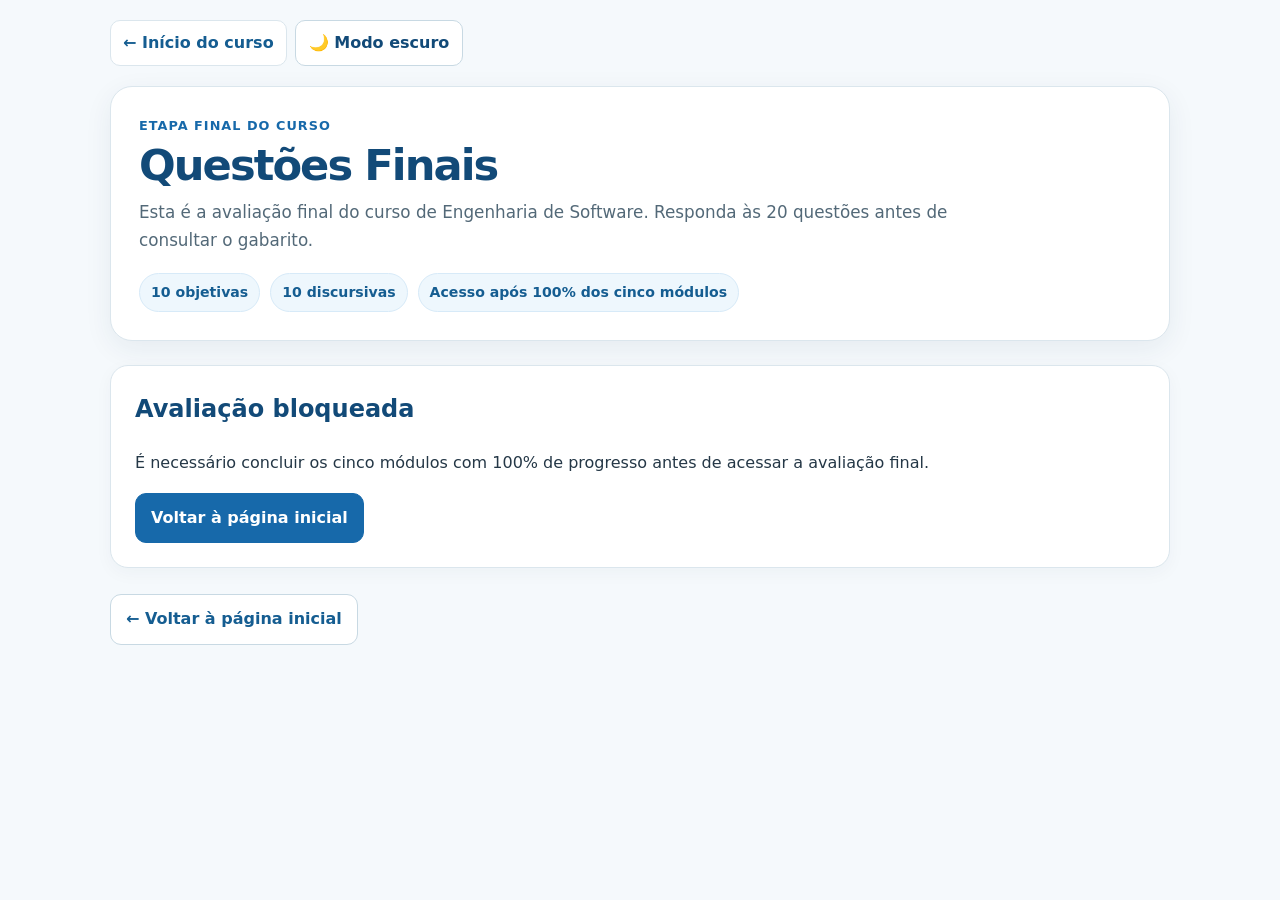
<file: modulos/questoes-finais.html>
<!doctype html>
<html lang="pt-BR">
<head>
  <meta charset="utf-8">
  <meta name="viewport" content="width=device-width, initial-scale=1">
  <meta name="description" content="Simulado final do curso de Engenharia de Software.">
  <meta name="theme-color" content="#1769aa">
  <title>Questões Finais | Engenharia de Software</title>
  <link rel="stylesheet" href="../css/style.css">
  <style>
    .final-intro { margin-bottom: 18px; }
    .final-question { margin: 0 0 18px; padding: 20px; border: 1px solid #dbe6ed; border-radius: 15px; background: #fbfdfe; }
    .final-question:last-child { margin-bottom: 0; }
    .final-question-header { display: flex; align-items: flex-start; gap: 12px; margin-bottom: 12px; }
    .final-question-number { flex: 0 0 auto; display: grid; place-items: center; width: 34px; height: 34px; border-radius: 10px; background: #eaf5fc; color: #155d91; font-weight: 900; }
    .final-question h3 { margin: 2px 0 0; color: #124a78; font-size: 1.06rem; line-height: 1.45; }
    .final-type { display: inline-block; margin-bottom: 12px; padding: 4px 8px; border: 1px solid #cfe3f1; border-radius: 999px; color: #155d91; background: #eef7fd; font-size: .74rem; font-weight: 900; letter-spacing: .04em; text-transform: uppercase; }
    .final-options { display: grid; gap: 9px; }
    .final-option { width: 100%; padding: 12px 14px; border: 1px solid #c8d9e3; border-radius: 10px; background: #fff; color: #243746; cursor: pointer; text-align: left; line-height: 1.5; }
    .final-option:hover { border-color: #8fb9d1; background: #f5fbff; }
    .final-option.is-selected { border-color: #1769aa; background: #eef7fd; box-shadow: 0 0 0 2px rgba(23, 105, 170, .15); }
    .final-option.is-correct { border-color: #45a66d; background: #f3fbf7; color: #17633f; }
    .final-option.is-incorrect { border-color: #a63a3a; background: #fdeeee; color: #8d3030; }
    .final-answer { display: block; width: 100%; min-height: 180px; box-sizing: border-box; resize: vertical; padding: 14px; border: 1px solid #c8d9e3; border-radius: 10px; background: #fff; color: #243746; font: inherit; font-size: 16px; line-height: 1.6; overflow-y: auto; }
    .final-answer:focus { border-color: #1769aa; outline: 3px solid rgba(33, 128, 196, .18); }
    .final-answer-label { display: block; margin: 0 0 7px; color: #155d91; font-weight: 800; }
    .final-help { margin: 0 0 9px; color: #718694; font-size: .84rem; }
    .final-actions { display: flex; flex-wrap: wrap; gap: 10px; align-items: center; margin-top: 22px; }
    .final-result { flex: 1 1 260px; margin: 0; color: #155d91; font-weight: 800; }
    .final-result-summary { display: grid; gap: 4px; margin: 0; }
    .final-feedback { margin-top: 16px; padding: 15px; border: 1px solid #c8d9e3; border-radius: 11px; background: #f8fbfd; }
    .final-feedback.correct { border-color: #45a66d; background: #f3fbf7; }
    .final-feedback.incorrect { border-color: #a63a3a; background: #fdeeee; }
    .final-feedback.unanswered { border-color: #d6a229; background: #fffaf0; }
    .final-feedback h4 { margin: 0 0 8px; color: #155d91; }
    .final-feedback p { margin: 5px 0; }
    .final-feedback-points { display: grid; gap: 4px; margin: 8px 0 0; padding: 0; list-style: none; }
    .final-feedback-points li::before { display: inline-block; width: 1.4em; font-weight: 900; }
    .final-feedback-points li.is-found::before { content: "✓"; color: #16734a; }
    .final-feedback-points li.is-missing::before { content: "✗"; color: #a63a3a; }
    .final-expected { margin-top: 12px !important; padding-top: 12px; border-top: 1px solid #dbe6ed; }
    .final-answer-key { margin-top: 18px; }
    .final-key-item { padding: 15px 0; border-top: 1px solid #dbe6ed; }
    .final-key-item:first-child { border-top: 0; padding-top: 0; }
    .final-key-item h3 { margin: 0 0 7px; }
    .final-key-item p { margin: 5px 0 0; }
    .final-key-points { margin: 7px 0 0; padding-left: 22px; }
    @media (max-width: 600px) {
      .final-question { padding: 15px; }
      .final-question-header { gap: 9px; }
      .final-question h3 { font-size: 1rem; }
      .final-actions .btn { width: 100%; justify-content: center; }
    }
    html[data-theme="dark"] .final-question { background: #1e303b; border-color: #30434f; }
    html[data-theme="dark"] .final-question-number { background: #22475b; color: #c8e8f8; }
    html[data-theme="dark"] .final-type { background: #19384a; border-color: #3c718c; color: #c8e8f8; }
    html[data-theme="dark"] .final-option,
    html[data-theme="dark"] .final-answer { background: #182630; border-color: #46606e; color: #e7eef3; }
    html[data-theme="dark"] .final-option:hover,
    html[data-theme="dark"] .final-option.is-selected { background: #294452; }
    html[data-theme="dark"] .final-option.is-correct { background: #173d2b; border-color: #63d28d; color: #c2f5d4; }
    html[data-theme="dark"] .final-option.is-incorrect { background: #4b2427; border-color: #f17a82; color: #ffd1d5; }
    html[data-theme="dark"] .final-answer-label,
    html[data-theme="dark"] .final-feedback h4,
    html[data-theme="dark"] .final-result { color: #c8e8f8; }
    html[data-theme="dark"] .final-help { color: #b7c7d1; }
    html[data-theme="dark"] .final-feedback { background: #1e303b; border-color: #46606e; }
    html[data-theme="dark"] .final-feedback.correct { background: #173d2b; border-color: #63d28d; }
    html[data-theme="dark"] .final-feedback.incorrect { background: #4b2427; border-color: #f17a82; }
    html[data-theme="dark"] .final-feedback.unanswered { background: #40391d; border-color: #c7a83e; }
    html[data-theme="dark"] .final-key-item { border-color: #30434f; }
  </style>
</head>
<body>
  <div class="module-page">
    <main class="module-shell">
      <div class="module-nav" aria-label="Navegação do curso">
        <a href="../index.html">← Início do curso</a>
      </div>

      <header class="module-header">
        <div class="eyebrow">Etapa final do curso</div>
        <h1>Questões Finais</h1>
        <p class="module-lead">Esta é a avaliação final do curso de Engenharia de Software. Responda às 20 questões antes de consultar o gabarito.</p>
        <div class="module-meta">
          <span class="pill">10 objetivas</span>
          <span class="pill">10 discursivas</span>
          <span class="pill">Acesso após 100% dos cinco módulos</span>
        </div>
      </header>

      <section class="section" id="finalAccessMessage" hidden aria-live="polite">
        <h2>Avaliação bloqueada</h2>
        <p>É necessário concluir os cinco módulos com 100% de progresso antes de acessar a avaliação final.</p>
        <a class="btn primary" href="../index.html">Voltar à página inicial</a>
      </section>

      <section class="section" id="finalAssessmentContent" hidden>
        <div class="final-intro">
          <h2>Simulado final</h2>
          <p>As questões objetivas serão corrigidas automaticamente. As discursivas recebem uma avaliação automática por pontos essenciais.</p>
        </div>
        <div id="finalQuestions" aria-live="polite"></div>

        <div class="final-actions">
          <button class="btn primary" id="finalGradeButton" type="button">Corrigir questões objetivas</button>
          <button class="btn" id="finalResetButton" type="button">Refazer simulado</button>
          <div class="final-result" id="finalResult" role="status" aria-live="polite"></div>
        </div>
      </section>

      <section class="section final-answer-key" id="finalAnswerKey" hidden>
        <h2>Gabarito e respostas esperadas</h2>
        <p>O gabarito abaixo corresponde às questões objetivas e apresenta referências para a avaliação das respostas discursivas.</p>
        <div id="finalAnswerKeyItems"></div>
      </section>

      <div class="module-footer">
        <a class="btn" href="../index.html">← Voltar à página inicial</a>
      </div>
    </main>
  </div>

  <script src="../js/progress.js"></script>
  <script src="../js/quiz.js"></script>
  <script>
    (() => {
      "use strict";

      const finalQuestions = [
        {
          id: 1, subject: "Software e Engenharia de Software", type: "objective",
          prompt: "Durante a análise de um projeto, uma equipe afirma que o software deve ser entendido apenas como o código executável, enquanto a documentação seria um elemento externo ao produto. Considerando a definição apresentada no material, qual interpretação é mais adequada?",
          options: {
            A: "Software corresponde ao programa executável, enquanto documentação pertence exclusivamente à fase de manutenção.",
            B: "Software corresponde ao programa e à documentação associada, formando um produto com determinada funcionalidade.",
            C: "Software corresponde principalmente à documentação, enquanto o programa representa sua implementação operacional.",
            D: "Software corresponde ao código e aos testes executados, enquanto documentação pertence ao processo de especificação.",
            E: "Software corresponde ao programa desenvolvido, enquanto requisitos e documentação pertencem exclusivamente ao cliente."
          },
          answer: "B", explanation: "Software inclui o programa, a documentação associada e uma determinada funcionalidade."
        },
        {
          id: 2, subject: "Software e Engenharia de Software", type: "discursive",
          prompt: "Explique por que Engenharia de Software não deve ser confundida simplesmente com programação. Relacione sua resposta às atividades envolvidas na produção de software apresentadas no material.",
          expected: "A resposta deve explicar que programação é parte do desenvolvimento, enquanto Engenharia de Software possui uma visão mais ampla da produção de software. Deve mencionar aspectos como especificação, desenvolvimento, validação e evolução, além de requisitos, pessoas, documentação e manutenção.",
          essentialPoints: [
            { label: "Programação é apenas parte do processo", groups: [["programacao", "programar", "codificacao"], ["parte", "etapa", "atividade"], ["processo", "producao", "engenharia"]] },
            { label: "Especificação ou requisitos", groups: [["especificacao", "especificar", "requisitos", "necessidades"]] },
            { label: "Desenvolvimento", groups: [["desenvolvimento", "desenvolver", "implementacao", "implementar"]] },
            { label: "Validação", groups: [["validacao", "validar", "verificar", "testar"], ["resultado", "software", "produto"]] },
            { label: "Evolução ou manutenção", groups: [["evolucao", "evoluir", "manutencao", "manter", "corrigir"], ["software", "sistema", "produto"]] }
          ]
        },
        {
          id: 3, subject: "Processo de Software", type: "objective",
          prompt: "Uma equipe precisa organizar um projeto de software e deseja utilizar uma estrutura geral que contemple a identificação do que deve ser construído, sua implementação, a verificação do resultado e as mudanças posteriores. Qual conjunto corresponde às atividades gerais apresentadas nos slides?",
          options: {
            A: "Entrevista, design, programação e implantação.", B: "Planejamento, codificação, documentação e manutenção.", C: "Especificação, desenvolvimento, validação e evolução.", D: "Requisitos, prototipação, programação e publicação.", E: "Análise, arquitetura, implementação e documentação."
          },
          answer: "C", explanation: "As quatro atividades gerais são especificação, desenvolvimento, validação e evolução."
        },
        {
          id: 4, subject: "Processo de Software", type: "discursive",
          prompt: "Explique o que caracteriza um processo de software e por que não existe necessariamente um único processo adequado para todos os tipos de software. Dê um exemplo de fator que pode influenciar essa escolha.",
          expected: "O aluno deve explicar que processo de software é um conjunto de atividades relacionadas que levam à produção de um software. Deve destacar que diferentes softwares possuem objetivos, usuários e contextos diferentes.",
          essentialPoints: [
            { label: "Conjunto de atividades relacionadas", groups: [["conjunto", "sequencia", "grupo"], ["atividades", "etapas", "tarefas"], ["relacionadas", "organizadas", "processo"]] },
            { label: "Produção do software", groups: [["producao", "produzir", "desenvolvimento", "criar"], ["software", "sistema", "produto"]] },
            { label: "Não existe método universal", groups: [["nao existe", "nao ha", "nao e universal", "depende", "varia"] , ["processo", "metodo", "modelo"]] },
            { label: "Influência do contexto, objetivo ou usuários", groups: [["contexto", "objetivo", "finalidade", "usuarios", "necessidades"], ["influencia", "depende", "considerar", "adequado"]] },
            { label: "Exemplo coerente de fator", groups: [["por exemplo", "exemplo", "como"], ["contexto", "objetivo", "usuarios", "tamanho", "risco", "requisitos"]] }
          ]
        },
        {
          id: 5, subject: "Modelos de Processo", type: "objective",
          prompt: "Uma empresa está desenvolvendo um sistema cujos requisitos podem sofrer mudanças frequentes. A equipe pretende trabalhar com versões sucessivas, utilizando protótipos e feedback dos usuários durante o desenvolvimento. Considerando os modelos apresentados nos slides, qual abordagem é mais compatível com esse cenário?",
          options: {
            A: "Modelo em Cascata, pois concentra o feedback somente depois da conclusão das fases.", B: "Modelo Incremental, pois alterna desenvolvimento e validação e facilita o feedback dos usuários.", C: "Integração e Configuração, pois substitui versões sucessivas por componentes reutilizáveis.", D: "Modelo em Cascata, pois mudanças frequentes exigem um planejamento mais rígido das fases.", E: "RUP isoladamente, pois o modelo incremental não considera mudanças nos requisitos."
          },
          answer: "B", explanation: "O Modelo Incremental trabalha com versões sucessivas e favorece feedback e ajustes durante o desenvolvimento."
        },
        {
          id: 6, subject: "Modelos de Processo", type: "discursive",
          prompt: "Compare o Modelo em Cascata e o Desenvolvimento Incremental considerando a organização das etapas, o feedback dos usuários e a maneira como mudanças nos requisitos podem ser tratadas.",
          expected: "A resposta deve comparar os dois modelos. O Cascata trabalha com fases e planejamento prévio, enquanto o Incremental trabalha com versões sucessivas e feedback dos usuários.",
          essentialPoints: [
            { label: "Cascata trabalha com fases e planejamento", groups: [["cascata"], ["fases", "etapas"], ["planejamento", "sequencial", "previsao"]] },
            { label: "Cascata envolve documentos ou etapas definidas", groups: [["cascata"], ["documentos", "documentacao", "etapas", "requisitos"]] },
            { label: "Incremental trabalha com versões ou protótipo", groups: [["incremental"], ["versoes", "iteracoes", "incrementos", "prototipo"]] },
            { label: "Feedback dos usuários", groups: [["feedback", "retorno", "opiniao"], ["usuarios", "cliente", "pessoas"]] },
            { label: "Incremental lida melhor com mudanças nos requisitos", groups: [["incremental"], ["mudancas", "alteracoes", "mudam"], ["requisitos", "necessidades"], ["adapt", "flex", "melhor", "facilita"]] }
          ]
        },
        {
          id: 7, subject: "Especificação e Requisitos", type: "objective",
          prompt: "Durante a fase inicial de um projeto, a equipe realiza entrevistas e analisa as necessidades das pessoas interessadas no sistema para produzir um documento que represente o que deverá ser desenvolvido. De acordo com o material, essa atividade corresponde principalmente à:",
          options: {
            A: "Validação de software, pois o objetivo central é verificar o comportamento do produto.", B: "Evolução de software, pois requisitos são modificados continuamente nessa etapa.", C: "Especificação de software, pois busca identificar necessidades e produzir requisitos adequados aos stakeholders.", D: "Implementação de software, pois entrevistas fazem parte diretamente da programação.", E: "Integração e configuração, pois o levantamento determina quais componentes serão reutilizados."
          },
          answer: "C", explanation: "A especificação identifica necessidades e produz requisitos adequados aos stakeholders."
        },
        {
          id: 8, subject: "Especificação e Requisitos", type: "discursive",
          prompt: "Imagine que uma pequena loja queira desenvolver um sistema de controle de vendas. Explique como a especificação de software poderia ajudar a equipe antes do início da programação e quais informações deveriam ser levantadas para compreender a necessidade do sistema.",
          expected: "A especificação ajuda a identificar necessidades antes da implementação e a compreender o que o sistema deve fazer.",
          essentialPoints: [
            { label: "Entender a necessidade da loja", groups: [["entender", "compreender", "identificar", "necessidade", "problema"], ["loja", "vendas", "venda"]] },
            { label: "Identificar stakeholders ou usuários", groups: [["stakeholders", "partes interessadas", "usuarios", "cliente", "vendedor"]] },
            { label: "Levantar requisitos", groups: [["levantar", "coletar", "identificar", "definir"], ["requisitos", "necessidades", "demandas"]] },
            { label: "Definir funcionalidades", groups: [["definir", "listar", "descrever"], ["funcionalidades", "funcoes", "recursos", "o sistema deve"]] },
            { label: "Delimitar escopo", groups: [["escopo", "limite", "abrangencia"], ["delimitar", "definir", "estabelecer"]] },
            { label: "Verificar viabilidade", groups: [["viabilidade", "viavel", "possivel"], ["verificar", "avaliar", "analisar"]] }
          ]
        },
        {
          id: 9, subject: "KISS, MVP e Happy Path", type: "objective",
          prompt: "Uma equipe está desenvolvendo um sistema para uma pequena loja. O grupo decidiu implementar primeiro somente cadastro de produtos, registro de vendas e consulta do estoque, deixando funcionalidades secundárias para versões posteriores. Essa decisão está mais diretamente relacionada ao conceito de:",
          options: {
            A: "Happy Path, pois representa o fluxo ideal de utilização do sistema.", B: "KISS, pois determina que todas as funcionalidades devem ser implementadas simultaneamente.", C: "MVP, pois busca uma versão mínima funcional capaz de atender à necessidade principal.", D: "Stakeholder, pois define quais pessoas serão responsáveis pela utilização do sistema.", E: "GUI, pois estabelece quais elementos visuais devem aparecer na primeira versão."
          },
          answer: "C", explanation: "MVP é a versão mínima funcional que atende à necessidade principal."
        },
        {
          id: 10, subject: "KISS, MVP e Happy Path", type: "discursive",
          prompt: "Explique as diferenças entre KISS, MVP e Happy Path. Em seguida, descreva como os três conceitos poderiam aparecer durante o desenvolvimento de um sistema simples de vendas.",
          expected: "KISS: busca manter a solução simples, evitando complexidade desnecessária. MVP: versão mínima funcional que resolve a necessidade principal. Happy Path: fluxo ideal em que tudo ocorre conforme esperado. O aluno deve aplicar os três conceitos ao exemplo de sistema de vendas.",
          essentialPoints: [
            { label: "KISS mantém a solução simples", groups: [["kiss", "simples", "simplicidade"], ["evitar", "reduzir", "sem", "desnecessaria"], ["complexidade", "complicacao"]] },
            { label: "MVP é uma versão mínima funcional", groups: [["mvp", "minima", "minimo"], ["versao", "primeira"], ["funcional", "funcionar", "funciona"], ["necessidade principal", "principal", "essencial"]] },
            { label: "Happy Path é o fluxo ideal", groups: [["happy path", "fluxo ideal", "caminho feliz"], ["esperado", "normal", "tudo ocorre", "sem erro"]] },
            { label: "Aplicação coerente ao sistema de vendas", groups: [["vendas", "venda", "loja"], ["sistema", "produto", "estoque", "cadastrar", "registrar"]] }
          ]
        },
        {
          id: 11, subject: "Usuário, Stakeholder e Interfaces", type: "objective",
          prompt: "Uma empresa desenvolve um sistema utilizado pelos vendedores, enquanto o proprietário acompanha relatórios gerenciais e a equipe jurídica acompanha informações relacionadas à conformidade. Considerando as definições estudadas, qual afirmação representa melhor essa situação?",
          options: {
            A: "Somente os vendedores são stakeholders porque são os usuários diretos do sistema.", B: "Proprietário e equipe jurídica são usuários porque acompanham informações produzidas pelo sistema.", C: "Os vendedores são usuários e stakeholders, enquanto proprietário e equipe jurídica podem ser stakeholders sem utilizar diretamente o sistema.", D: "Todos são usuários porque qualquer pessoa afetada pelo sistema utiliza suas funcionalidades diretamente.", E: "Proprietário e equipe jurídica não são stakeholders porque não participam da implementação do sistema."
          },
          answer: "C", explanation: "Usuário utiliza o sistema; stakeholder é qualquer parte interessada afetada ou influente, mesmo sem uso direto."
        },
        {
          id: 12, subject: "Usuário, Stakeholder e Interfaces", type: "discursive",
          prompt: "Explique a diferença entre GUI, UI, UX e CMD/Terminal e apresente uma situação prática em que pelo menos dois desses conceitos possam aparecer no mesmo sistema.",
          expected: "GUI: interface gráfica. UI: elementos e apresentação da interface. UX: experiência, fluxo, facilidade e eficiência de uso. CMD/Terminal: interface textual baseada em comandos. O aluno deve apresentar uma situação prática coerente.",
          essentialPoints: [
            { label: "GUI é uma interface gráfica", groups: [["gui", "grafica", "visual", "tela"]], minGroups: 1 },
            { label: "UI trata dos elementos e da apresentação", groups: [["ui", "interface"], ["elementos", "botoes", "cores", "layout", "apresentacao"]] },
            { label: "UX trata da experiência, fluxo, facilidade e eficiência", groups: [["ux", "experiencia"], ["fluxo", "facilidade", "eficiencia", "usabilidade"]] },
            { label: "CMD ou Terminal é uma interface textual", groups: [["cmd", "terminal", "linha de comando", "comandos"], ["textual", "texto", "digit" ]] },
            { label: "Situação prática coerente com pelo menos duas interfaces", groups: [["sistema", "aplicacao", "vendas", "loja"], ["gui", "ui", "ux", "terminal", "cmd", "comandos"], ["e", "tambem", "alem"]] }
          ]
        },
        {
          id: 13, subject: "UML, Casos de Uso e Modelagem", type: "objective",
          prompt: "Uma equipe deseja representar graficamente as interações entre os usuários de um sistema e as funcionalidades que eles utilizam, antes de iniciar a implementação. Considerando o uso de UML no contexto estudado, qual alternativa representa melhor essa finalidade?",
          options: {
            A: "Representar exclusivamente a estrutura física dos servidores que executarão o sistema.", B: "Representar as interações entre atores e funcionalidades por meio de um modelo de casos de uso.", C: "Representar somente a aparência visual das telas que serão apresentadas ao usuário.", D: "Representar exclusivamente o código-fonte que será produzido durante o desenvolvimento.", E: "Representar somente os testes executados depois que o sistema estiver concluído."
          },
          answer: "B", explanation: "O modelo de casos de uso representa atores, interações e funcionalidades relevantes do sistema."
        },
        {
          id: 14, subject: "UML, Casos de Uso e Modelagem", type: "discursive",
          prompt: "Considere um sistema de vendas de uma pequena loja. Explique como um diagrama de caso de uso poderia ajudar na compreensão do sistema antes da implementação. Cite pelo menos dois possíveis atores e duas funcionalidades que poderiam aparecer no modelo.",
          expected: "O aluno deve explicar que o caso de uso ajuda a representar quem interage com o sistema e quais funcionalidades são relevantes para esses atores. Exemplo: atores vendedor e administrador; funcionalidades registrar venda, cadastrar produto, consultar estoque ou emitir relatório.",
          essentialPoints: [
            { label: "Representar quem interage com o sistema", groups: [["representar", "mostrar", "identificar"], ["quem", "atores", "ator", "interage", "usuario"]] },
            { label: "Representar funcionalidades relevantes", groups: [["representar", "mostrar", "identificar"], ["funcionalidades", "funcoes", "acoes", "casos de uso"]] },
            { label: "Citar dois atores coerentes", terms: ["vendedor", "administrador", "cliente", "gerente"], minTermMatches: 2 },
            { label: "Citar duas funcionalidades coerentes", terms: ["registrar venda", "cadastrar produto", "consultar estoque", "emitir relatorio"], minTermMatches: 2 }
          ]
        },
        {
          id: 15, subject: "Agile, Scrum e Prototipação", type: "objective",
          prompt: "Uma equipe está desenvolvendo um sistema e decide criar uma primeira versão simplificada para apresentar aos usuários, obter feedback e utilizar as observações recebidas para orientar versões posteriores. Essa abordagem está relacionada principalmente ao:",
          options: {
            A: "Desenvolvimento Incremental, no qual versões sucessivas permitem obter feedback dos usuários.", B: "Modelo em Cascata, no qual a validação ocorre somente depois de todas as fases concluídas.", C: "Hard Delete, no qual informações antigas são removidas para simplificar o desenvolvimento.", D: "Software COTS, no qual uma solução pronta é distribuída para diferentes clientes.", E: "Encoding, no qual caracteres são convertidos para representação em bits e bytes."
          },
          answer: "A", explanation: "Versões sucessivas com feedback dos usuários caracterizam o Desenvolvimento Incremental."
        },
        {
          id: 16, subject: "Agile, Scrum e Prototipação", type: "discursive",
          prompt: "Explique por que a prototipação pode ser útil durante o desenvolvimento de um software. Relacione sua resposta à obtenção de feedback dos usuários e à redução de mudanças não planejadas.",
          expected: "O aluno deve explicar que o protótipo permite apresentar uma versão inicial da solução, obter feedback dos usuários e identificar problemas ou necessidades antes de consolidar todo o desenvolvimento.",
          essentialPoints: [
            { label: "Protótipo é uma versão inicial", groups: [["prototipo", "versao inicial", "primeira versao"], ["apresentar", "experimentar", "visualizar"]] },
            { label: "Obter feedback", groups: [["feedback", "retorno", "opiniao"], ["usuarios", "cliente", "pessoas"]] },
            { label: "Identificar problemas antecipadamente", groups: [["identificar", "encontrar", "detectar"], ["problemas", "erros", "necessidades"], ["antes", "antecip", "inicio"]] },
            { label: "Reduzir mudanças não planejadas", groups: [["reduzir", "evitar", "diminuir"], ["mudancas", "alteracoes"], ["nao planejadas", "inesperadas", "futuras"]] },
            { label: "Orientar versões posteriores", groups: [["orientar", "guiar", "direcionar"], ["versoes", "iteracoes", "desenvolvimento"], ["posteriores", "seguintes", "futuras"]] }
          ]
        },
        {
          id: 17, subject: "Desenvolvimento, Validação e Testes", type: "objective",
          prompt: "Considere uma equipe que terminou uma funcionalidade e precisa verificar se o software produzido atende ao que foi solicitado pelo cliente. Considerando as atividades gerais do processo de software apresentadas nos slides, essa preocupação está diretamente relacionada à:",
          options: {
            A: "Especificação, pois verificar o produto significa definir novamente seus requisitos.", B: "Desenvolvimento, pois validação ocorre durante a implementação do código.", C: "Validação, pois essa atividade está relacionada à verificação do software em relação ao resultado esperado.", D: "Evolução, pois toda verificação representa uma nova funcionalidade.", E: "Integração e configuração, pois testes correspondem ao reaproveitamento de componentes."
          },
          answer: "C", explanation: "Validação verifica se o software produzido corresponde ao resultado esperado e ao que foi solicitado."
        },
        {
          id: 18, subject: "Desenvolvimento, Validação e Testes", type: "discursive",
          prompt: "Explique a relação entre especificação, desenvolvimento e validação. Por que validar o software é importante para verificar se o produto produzido corresponde ao que era esperado?",
          expected: "Especificação identifica necessidades e define o que deve ser produzido. Desenvolvimento implementa o software. Validação verifica o resultado produzido em relação ao esperado. São atividades diferentes, relacionadas, e o feedback pode levar a ajustes.",
          essentialPoints: [
            { label: "São atividades diferentes e relacionadas", groups: [["atividades", "etapas"], ["diferentes", "distintas"], ["relacao", "relacionadas", "juntas"]] },
            { label: "Especificação orienta o desenvolvimento", groups: [["especificacao", "requisitos"], ["orienta", "define", "determina"], ["desenvolvimento", "implementacao", "construir"]] },
            { label: "Validação verifica o resultado", groups: [["validacao", "validar"], ["verifica", "confere", "testa", "compara"], ["resultado", "software", "produto"]] },
            { label: "Feedback pode levar a ajustes", groups: [["feedback", "retorno"], ["ajustes", "corrigir", "mudancas", "melhorias"]] }
          ]
        },
        {
          id: 19, subject: "Evolução, Manutenção, Segurança e Governança", type: "objective",
          prompt: "Após a entrega de um sistema, uma biblioteca utilizada pelo projeto passa a ser considerada deprecated e existem preocupações relacionadas a vulnerabilidades e suporte. Considerando o conteúdo estudado, qual atitude é mais adequada?",
          options: {
            A: "Manter a dependência indefinidamente, pois deprecated significa que seu funcionamento foi encerrado.", B: "Remover imediatamente todos os dados do sistema, pois bibliotecas obsoletas impedem qualquer manutenção.", C: "Avaliar a situação da dependência, verificar alternativas recomendadas e planejar uma atualização considerando seus impactos.", D: "Substituir toda a arquitetura do sistema, pois uma dependência deprecated exige reconstrução completa do software.", E: "Ignorar a situação enquanto a aplicação continuar funcionando, pois vulnerabilidades não estão relacionadas às dependências."
          },
          answer: "C", explanation: "Dependências deprecated exigem avaliação, alternativas recomendadas e atualização planejada considerando impactos."
        },
        {
          id: 20, subject: "Evolução, Manutenção, Segurança e Governança", type: "discursive",
          prompt: "Explique por que a entrega de um software não representa necessariamente o fim do seu ciclo de vida. Em sua resposta, relacione manutenção, atualização de dependências, segurança, logs ou auditoria e evolução do sistema.",
          expected: "O aluno deve explicar que o software continua sendo trabalhado após a entrega.",
          essentialPoints: [
            { label: "Manutenção ou correção", groups: [["manutencao", "corrigir", "correcao", "consertar"], ["apos", "entrega", "depois", "continua"]] },
            { label: "Novas funcionalidades", groups: [["novas", "adicionar", "evolucao"], ["funcionalidades", "recursos", "melhorias"]] },
            { label: "Atualização de dependências", groups: [["atualizar", "atualizacao", "upgrade", "substituir"], ["dependencias", "bibliotecas", "biblioteca"]] },
            { label: "Segurança", groups: [["seguranca", "vulnerabilidades", "protecao", "riscos"]] },
            { label: "Logs ou auditoria", groups: [["logs", "auditoria", "registro", "rastreabilidade"], ["acompanhar", "investigar", "historico", "controle"]] },
            { label: "Evolução contínua", groups: [["evolucao", "evoluir", "ciclo de vida", "continuamente", "continuo"], ["sistema", "software", "produto"]] }
          ]
        }
      ];

      const escapeHtml = value => String(value)
        .replace(/&/g, "&amp;")
        .replace(/</g, "&lt;")
        .replace(/>/g, "&gt;")
        .replace(/"/g, "&quot;")
        .replace(/'/g, "&#039;");

      function renderQuestions() {
        const questions = document.getElementById("finalQuestions");
        questions.innerHTML = finalQuestions.map(question => {
          const typeLabel = question.type === "objective" ? "Questão objetiva" : "Questão discursiva";
          const answerArea = question.type === "objective"
            ? `<div class="final-options" role="group" aria-label="Alternativas da questão ${question.id}">${Object.entries(question.options).map(([letter, text]) => `<button class="final-option" type="button" data-final-option="${letter}" aria-pressed="false"><strong>${letter})</strong> ${escapeHtml(text)}</button>`).join("")}</div>`
            : `<label class="final-answer-label" for="final-answer-${question.id}">Sua resposta</label><p class="final-help" id="final-help-${question.id}">Avaliação automática por pontos essenciais.</p><textarea class="final-answer" id="final-answer-${question.id}" data-final-answer aria-describedby="final-help-${question.id}" placeholder="Escreva sua resposta..."></textarea><div class="final-feedback" data-final-feedback hidden></div>`;

          return `<article class="final-question" data-final-question="${question.id}" data-final-type="${question.type}" data-final-answer-key="${question.answer || ""}"><span class="final-type">${typeLabel}</span><div class="final-question-header"><span class="final-question-number" aria-hidden="true">${String(question.id).padStart(2, "0")}</span><h3>${escapeHtml(question.prompt)}</h3></div>${answerArea}</article>`;
        }).join("");
      }

      function renderAnswerKey() {
        const answerKey = document.getElementById("finalAnswerKeyItems");
        answerKey.innerHTML = finalQuestions.map(question => {
          const answer = question.type === "objective"
            ? `<p><strong>Resposta correta:</strong> ${question.answer}</p><p>${escapeHtml(question.explanation)}</p>`
            : `<p><strong>Resposta esperada:</strong> ${escapeHtml(question.expected)}</p><p><strong>Pontos essenciais:</strong></p><ul class="final-key-points">${question.essentialPoints.map(point => `<li>${escapeHtml(point.label)}</li>`).join("")}</ul>`;
          return `<div class="final-key-item"><h3>Questão ${question.id} — ${question.type === "objective" ? "Objetiva" : "Discursiva"}</h3>${answer}</div>`;
        }).join("");
      }

      function setSelectedOption(option) {
        const question = option.closest("[data-final-question]");
        question.querySelectorAll("[data-final-option]").forEach(item => {
          item.classList.remove("is-selected", "is-correct", "is-incorrect");
          item.setAttribute("aria-pressed", "false");
          item.removeAttribute("aria-label");
        });
        option.classList.add("is-selected");
        option.setAttribute("aria-pressed", "true");
      }

      function normalizeAnswer(answer) {
        return String(answer || "")
          .toLowerCase()
          .normalize("NFD")
          .replace(/[\u0300-\u036f]/g, "")
          .replace(/[^a-z0-9]+/g, " ")
          .replace(/\s+/g, " ")
          .trim();
      }

      function containsTerm(answer, term) {
        const normalizedAnswer = ` ${answer} `;
        const normalizedTerm = normalizeAnswer(term);
        return normalizedTerm && normalizedAnswer.includes(` ${normalizedTerm} `);
      }

      function matchesEssentialPoint(answer, point) {
        if (point.minTermMatches) {
          const matches = point.terms.filter(term => containsTerm(answer, term));
          return new Set(matches.map(normalizeAnswer)).size >= point.minTermMatches;
        }
        return point.groups.every(group => group.some(term => containsTerm(answer, term)));
      }

      function evaluateDiscursiveAnswer(answer, essentialPoints) {
        const normalizedAnswer = normalizeAnswer(answer);
        const identified = normalizedAnswer.length >= 24
          ? essentialPoints.map(point => matchesEssentialPoint(normalizedAnswer, point))
          : essentialPoints.map(() => false);
        const found = identified.filter(Boolean).length;
        const coverage = essentialPoints.length ? Math.round((found / essentialPoints.length) * 100) : 0;
        return {
          identified,
          found,
          coverage,
          status: coverage >= 70 ? "correct" : "incorrect"
        };
      }

      function renderDiscursiveFeedback(question, evaluation, answer) {
        const container = document.querySelector(`[data-final-question="${question.id}"]`);
        const feedback = container.querySelector("[data-final-feedback]");
        const unanswered = !String(answer || "").trim();
        const status = unanswered ? "unanswered" : evaluation.status;
        const title = unanswered
          ? "⚠ Não respondida"
          : evaluation.status === "correct"
            ? "✓ Resposta considerada correta"
            : "✕ Resposta precisa ser revisada";
        const pointItems = question.essentialPoints.map((point, index) => `<li class="${evaluation.identified[index] ? "is-found" : "is-missing"}">${escapeHtml(point.label)}</li>`).join("");

        feedback.className = `final-feedback ${status}`;
        feedback.hidden = false;
        feedback.innerHTML = `<h4>${title}</h4><p><strong>Cobertura:</strong> ${evaluation.coverage}%</p><p><strong>Pontos identificados:</strong> ${evaluation.found} de ${question.essentialPoints.length}</p><ul class="final-feedback-points">${pointItems}</ul><p class="final-expected"><strong>Resposta esperada:</strong> ${escapeHtml(question.expected)}</p>`;
      }

      function gradeObjectives() {
        let correct = 0;
        let answered = 0;
        finalQuestions.filter(question => question.type === "objective").forEach(question => {
          const container = document.querySelector(`[data-final-question="${question.id}"]`);
          const selected = container.querySelector("[data-final-option].is-selected");
          const correctOption = container.querySelector(`[data-final-option="${question.answer}"]`);
          container.querySelectorAll("[data-final-option]").forEach(option => option.classList.remove("is-correct", "is-incorrect"));
          if (!selected) return;
          answered += 1;
          if (selected.dataset.finalOption === question.answer) {
            correct += 1;
            selected.classList.add("is-correct");
            selected.setAttribute("aria-label", "Resposta correta.");
          } else {
            selected.classList.add("is-incorrect");
            selected.setAttribute("aria-label", "Resposta incorreta.");
            correctOption.classList.add("is-correct");
            correctOption.setAttribute("aria-label", "Resposta correta.");
          }
        });

        const objectiveQuestions = finalQuestions.filter(question => question.type === "objective");
        const discursiveQuestions = finalQuestions.filter(question => question.type === "discursive");
        let discursiveCorrect = 0;
        discursiveQuestions.forEach(question => {
          const answer = document.querySelector(`[data-final-question="${question.id}"] [data-final-answer]`).value;
          const evaluation = evaluateDiscursiveAnswer(answer, question.essentialPoints);
          renderDiscursiveFeedback(question, evaluation, answer);
          if (evaluation.status === "correct" && answer.trim()) discursiveCorrect += 1;
        });

        const total = objectiveQuestions.length;
        const totalQuestions = objectiveQuestions.length + discursiveQuestions.length;
        document.getElementById("finalResult").innerHTML = `<div class="final-result-summary"><span>Objetivas: <strong>${correct}/${total}</strong>${answered < total ? ` (${answered} respondidas)` : ""}</span><span>Discursivas: <strong>${discursiveCorrect}/${discursiveQuestions.length}</strong></span><span>Resultado: <strong>${correct + discursiveCorrect}/${totalQuestions}</strong></span></div>`;
        document.getElementById("finalAnswerKey").hidden = false;
      }

      function resizeAnswer(textarea) {
        textarea.style.height = "auto";
        textarea.style.height = `${Math.max(180, textarea.scrollHeight)}px`;
      }

      function resetAssessment() {
        document.querySelectorAll("[data-final-type=\"objective\"] [data-final-option]").forEach(option => {
          option.classList.remove("is-selected", "is-correct", "is-incorrect");
          option.setAttribute("aria-pressed", "false");
          option.removeAttribute("aria-label");
        });
        document.querySelectorAll("[data-final-answer]").forEach(textarea => {
          textarea.value = "";
          resizeAnswer(textarea);
        });
        document.querySelectorAll("[data-final-feedback]").forEach(feedback => {
          feedback.hidden = true;
          feedback.innerHTML = "";
        });
        document.getElementById("finalResult").textContent = "";
        document.getElementById("finalAnswerKey").hidden = true;
      }

      document.addEventListener("DOMContentLoaded", () => {
        const unlocked = window.CourseProgress.areAllModulesComplete();
        const message = document.getElementById("finalAccessMessage");
        const content = document.getElementById("finalAssessmentContent");

        if (!unlocked) {
          message.hidden = false;
          return;
        }

        content.hidden = false;
        renderQuestions();
        renderAnswerKey();
        document.getElementById("finalQuestions").addEventListener("click", event => {
          const option = event.target.closest("[data-final-option]");
          if (option) setSelectedOption(option);
        });
        document.querySelectorAll("[data-final-answer]").forEach(textarea => {
          textarea.addEventListener("input", () => resizeAnswer(textarea));
          resizeAnswer(textarea);
        });
        document.getElementById("finalGradeButton").addEventListener("click", gradeObjectives);
        document.getElementById("finalResetButton").addEventListener("click", resetAssessment);
      });
    })();
  </script>
</body>
</html>
</file>
<file: css/style.css>
/*
 * Engenharia de Software — estilos compartilhados
 * Usado por index.html e por todos os arquivos em /modulos.
 */
:root {
      --blue-900: #124a78;
      --blue-800: #155d91;
      --blue-700: #1769aa;
      --blue-600: #2180c4;
      --blue-100: #eaf5fc;
      --blue-50: #f5fbff;
      --green-700: #16734a;
      --green-100: #eaf8f0;
      --green-50: #f5fcf8;
      --yellow-700: #8a6400;
      --yellow-100: #fff7d8;
      --red-700: #a63a3a;
      --red-100: #fdeeee;
      --ink: #243746;
      --ink-soft: #536978;
      --muted: #718694;
      --surface: #ffffff;
      --surface-soft: #f8fbfd;
      --page: #f3f7fa;
      --line: #dbe6ed;
      --line-strong: #c8d9e3;
      --shadow-sm: 0 2px 12px rgba(26, 60, 85, 0.06);
      --shadow-md: 0 10px 30px rgba(26, 60, 85, 0.08);
      --radius-sm: 10px;
      --radius-md: 16px;
      --radius-lg: 22px;
      --max: 1240px;
    }

    * { box-sizing: border-box; }
    html { scroll-behavior: smooth; }
    body {
      margin: 0;
      font-family: Inter, ui-sans-serif, system-ui, -apple-system, BlinkMacSystemFont, "Segoe UI", Roboto, Arial, sans-serif;
      color: var(--ink);
      background: var(--page);
      line-height: 1.65;
    }

    a { color: inherit; text-decoration: none; }
    button, a { -webkit-tap-highlight-color: transparent; }
    button { font: inherit; }
    :focus-visible { outline: 3px solid rgba(33, 128, 196, 0.34); outline-offset: 3px; }

    .container {
      width: min(calc(100% - 32px), var(--max));
      margin-inline: auto;
    }

    /* ===================== HEADER ===================== */
    .topbar {
      position: sticky;
      top: 0;
      z-index: 50;
      background: rgba(255, 255, 255, 0.95);
      border-bottom: 1px solid var(--line);
      backdrop-filter: blur(12px);
    }

    .topbar-inner {
      min-height: 68px;
      display: flex;
      align-items: center;
      justify-content: space-between;
      gap: 22px;
    }

    .brand {
      display: inline-flex;
      align-items: center;
      gap: 12px;
      font-weight: 800;
      color: var(--blue-900);
      letter-spacing: -0.01em;
    }

    .brand-mark {
      width: 38px;
      height: 38px;
      border-radius: 11px;
      display: grid;
      place-items: center;
      color: #fff;
      font-size: 0.82rem;
      font-weight: 900;
      background: var(--blue-700);
      box-shadow: 0 5px 14px rgba(23, 105, 170, 0.20);
    }

    .top-progress {
      min-width: 310px;
      display: flex;
      align-items: center;
      gap: 12px;
      color: var(--muted);
      font-size: 0.87rem;
    }

    .home-page .progress-track {
      height: 9px;
      flex: 1;
      min-width: 120px;
      overflow: hidden;
      border-radius: 999px;
      background: #e6eef3;
    }

    .home-page .progress-fill {
      display: block;
      height: 100%;
      width: 0;
      border-radius: inherit;
      background: var(--blue-600);
      transition: width 0.3s ease;
    }

    /* ===================== HERO ===================== */
    .hero {
      padding: 52px 0 34px;
    }

    .hero-grid {
      display: grid;
      grid-template-columns: 1.5fr 0.9fr;
      gap: 28px;
      align-items: stretch;
    }

    .hero-main,
    .hero-side {
      border: 1px solid var(--line);
      border-radius: var(--radius-lg);
      background: var(--surface);
      box-shadow: var(--shadow-md);
    }

    .hero-main {
      padding: clamp(28px, 4vw, 50px);
      background: linear-gradient(140deg, #ffffff 0%, #f7fcff 100%);
    }

    .home-page .eyebrow {
      display: inline-flex;
      align-items: center;
      gap: 8px;
      color: var(--blue-700);
      font-size: 0.77rem;
      font-weight: 850;
      letter-spacing: 0.13em;
      text-transform: uppercase;
    }

    .eyebrow::before {
      content: "";
      width: 22px;
      height: 3px;
      border-radius: 99px;
      background: var(--blue-600);
    }

    h1 {
      margin: 11px 0 14px;
      max-width: 840px;
      font-size: clamp(2.25rem, 5vw, 4.35rem);
      line-height: 1.04;
      letter-spacing: -0.045em;
      color: var(--blue-900);
    }

    .hero-main > p {
      margin: 0;
      max-width: 790px;
      color: var(--ink-soft);
      font-size: 1.06rem;
    }

    .hero-actions {
      display: flex;
      flex-wrap: wrap;
      gap: 10px;
      margin-top: 26px;
    }

    .home-page .btn {
      border: 1px solid var(--line-strong);
      border-radius: 10px;
      padding: 10px 15px;
      background: #fff;
      color: var(--blue-900);
      font-weight: 700;
      cursor: pointer;
      transition: 0.18s ease;
    }

    .home-page .btn:hover {
      transform: translateY(-1px);
      border-color: #a9c6d9;
      background: var(--blue-50);
    }

    .home-page .btn.primary {
      border-color: var(--blue-700);
      background: var(--blue-700);
      color: #fff;
    }

    .home-page .btn.primary:hover { background: var(--blue-800); }

    .hero-side {
      padding: 24px;
      display: flex;
      flex-direction: column;
      justify-content: space-between;
      background: #fff;
    }

    .side-title {
      margin: 0 0 16px;
      font-size: 1rem;
      color: var(--blue-900);
    }

    .stat-grid {
      display: grid;
      grid-template-columns: repeat(2, 1fr);
      gap: 10px;
    }

    .stat {
      padding: 14px;
      border: 1px solid var(--line);
      border-radius: 13px;
      background: var(--surface-soft);
    }

    .stat strong {
      display: block;
      font-size: 1.45rem;
      line-height: 1.2;
      color: var(--blue-900);
    }

    .stat span { color: var(--muted); font-size: 0.82rem; }

    .resume-box {
      margin-top: 15px;
      padding: 14px;
      border: 1px solid #cfe2ef;
      border-radius: 13px;
      background: var(--blue-50);
    }

    .resume-box p { margin: 0; color: var(--ink-soft); font-size: 0.87rem; }
    .resume-box strong { color: var(--blue-900); }

    /* ===================== SECTION ===================== */
    .home-page .section { padding: 34px 0; }

    .home-page .section-header {
      display: flex;
      align-items: end;
      justify-content: space-between;
      gap: 20px;
      margin-bottom: 17px;
    }

    .home-page .section-header h2 {
      margin: 0;
      color: var(--blue-900);
      font-size: clamp(1.55rem, 3vw, 2.15rem);
      letter-spacing: -0.025em;
    }

    .home-page .section-header p {
      max-width: 720px;
      margin: 5px 0 0;
      color: var(--ink-soft);
    }

    .home-page .section-kicker {
      color: var(--muted);
      font-size: 0.86rem;
      white-space: nowrap;
    }

    /* ===================== MODULES ===================== */
    .modules {
      display: grid;
      grid-template-columns: repeat(5, 1fr);
      gap: 13px;
    }

    .module-card {
      position: relative;
      min-width: 0;
      display: flex;
      flex-direction: column;
      padding: 20px;
      overflow: hidden;
      border: 1px solid var(--line);
      border-radius: var(--radius-md);
      background: #fff;
      box-shadow: var(--shadow-sm);
      transition: transform 0.18s ease, box-shadow 0.18s ease, border-color 0.18s ease;
    }

    .module-card::before {
      content: "";
      position: absolute;
      inset: 0 0 auto;
      height: 4px;
      background: var(--module-color, var(--blue-600));
    }

    .module-card:hover {
      transform: translateY(-3px);
      box-shadow: var(--shadow-md);
      border-color: #bcd2df;
    }

    .module-card.is-started { border-color: #a9cbe0; }
    .module-card.is-complete { border-color: #b3d9c6; background: linear-gradient(180deg, #fff 0%, #fbfffd 100%); }

    .module-number {
      color: var(--module-color, var(--blue-700));
      font-size: 0.72rem;
      font-weight: 900;
      letter-spacing: 0.09em;
      text-transform: uppercase;
    }

    .module-icon {
      width: 43px;
      height: 43px;
      margin: 11px 0 11px;
      display: grid;
      place-items: center;
      border-radius: 12px;
      color: var(--module-color, var(--blue-700));
      background: var(--module-bg, var(--blue-100));
      font-weight: 900;
      font-size: 0.9rem;
    }

    .module-card h3 {
      margin: 0;
      color: var(--blue-900);
      font-size: 1.03rem;
      line-height: 1.28;
    }

    .module-card p {
      min-height: 94px;
      margin: 9px 0 15px;
      color: var(--ink-soft);
      font-size: 0.86rem;
    }

    .module-topics {
      display: flex;
      flex-wrap: wrap;
      gap: 6px;
      margin-bottom: 15px;
    }

    .topic {
      padding: 4px 7px;
      border: 1px solid var(--line);
      border-radius: 999px;
      background: var(--surface-soft);
      color: var(--muted);
      font-size: 0.7rem;
    }

    .module-status {
      margin-top: auto;
      padding-top: 12px;
      border-top: 1px solid #e8eff3;
    }

    .status-line {
      display: flex;
      justify-content: space-between;
      gap: 8px;
      color: var(--muted);
      font-size: 0.76rem;
    }

    .status-line strong { color: var(--blue-900); }

    .module-progress {
      height: 7px;
      margin-top: 8px;
      overflow: hidden;
      border-radius: 999px;
      background: #e8eef2;
    }

    .module-progress span {
      display: block;
      width: 0;
      height: 100%;
      border-radius: inherit;
      background: var(--module-color, var(--blue-600));
      transition: width 0.3s ease;
    }

    .module-cta {
      display: inline-flex;
      align-items: center;
      justify-content: center;
      gap: 7px;
      width: 100%;
      margin-top: 12px;
      padding: 9px 12px;
      border-radius: 10px;
      border: 1px solid var(--line-strong);
      background: #fff;
      color: var(--blue-800);
      font-weight: 800;
      font-size: 0.8rem;
    }

    .module-card:hover .module-cta { border-color: #a8c5d7; background: var(--blue-50); }
    .module-card.is-complete .module-cta { color: var(--green-700); border-color: #b7dbc8; background: var(--green-50); }

    /* ===================== LEARNING PATH ===================== */
    .path {
      position: relative;
      display: grid;
      grid-template-columns: repeat(5, 1fr);
      gap: 0;
      padding-top: 9px;
    }

    .path::before {
      content: "";
      position: absolute;
      top: 24px;
      left: 10%;
      right: 10%;
      height: 2px;
      background: #cfe0e9;
    }

    .path-step {
      position: relative;
      z-index: 1;
      text-align: center;
      padding: 0 9px;
    }

    .path-circle {
      width: 46px;
      height: 46px;
      margin: 0 auto 10px;
      display: grid;
      place-items: center;
      border-radius: 50%;
      border: 4px solid var(--page);
      background: #fff;
      color: var(--blue-700);
      box-shadow: 0 0 0 1px #c9dce7;
      font-weight: 900;
    }

    .path-step strong { display: block; color: var(--blue-900); font-size: 0.85rem; }
    .path-step span { color: var(--muted); font-size: 0.75rem; }

    /* ===================== COURSE METHOD ===================== */
    .cards-3 {
      display: grid;
      grid-template-columns: repeat(3, 1fr);
      gap: 14px;
    }

    .info-card {
      border: 1px solid var(--line);
      border-radius: var(--radius-md);
      background: #fff;
      box-shadow: var(--shadow-sm);
      padding: 21px;
    }

    .info-card .mini-icon {
      width: 38px;
      height: 38px;
      margin-bottom: 11px;
      border-radius: 10px;
      display: grid;
      place-items: center;
      color: var(--blue-700);
      background: var(--blue-100);
      font-weight: 900;
      font-size: 0.75rem;
    }

    .info-card h3 { margin: 0 0 7px; color: var(--blue-900); font-size: 1.02rem; }
    .info-card p { margin: 0; color: var(--ink-soft); font-size: 0.88rem; }

    /* ===================== SOURCES / NOTES ===================== */
    .note {
      padding: 17px 19px;
      border: 1px solid #cfe1ec;
      border-radius: var(--radius-md);
      background: var(--blue-50);
    }

    .note strong { color: var(--blue-900); }
    .note p { margin: 5px 0 0; color: var(--ink-soft); font-size: 0.88rem; }

    .home-page .footer {
      margin-top: 28px;
      padding: 30px 0 45px;
      border-top: 1px solid var(--line);
      color: var(--muted);
      font-size: 0.82rem;
    }

    .home-page .footer-grid {
      display: flex;
      justify-content: space-between;
      gap: 20px;
      flex-wrap: wrap;
    }

    /* ===================== TOAST ===================== */
    .home-page .toast {
      position: fixed;
      right: 18px;
      bottom: 18px;
      z-index: 80;
      max-width: 360px;
      padding: 13px 15px;
      border: 1px solid #bfd7e5;
      border-radius: 12px;
      background: #fff;
      color: var(--blue-900);
      box-shadow: var(--shadow-md);
      opacity: 0;
      pointer-events: none;
      transform: translateY(8px);
      transition: 0.22s ease;
      font-size: 0.84rem;
    }

    .home-page .toast.show { opacity: 1; transform: translateY(0); }

    /* ===================== RESPONSIVE ===================== */
    @media (max-width: 1150px) {
      .modules { grid-template-columns: repeat(3, 1fr); }
      .path { grid-template-columns: repeat(3, 1fr); row-gap: 26px; }
      .path::before { display: none; }
    }

    @media (max-width: 900px) {
      .hero-grid { grid-template-columns: 1fr; }
      .top-progress { min-width: 250px; }
      .cards-3 { grid-template-columns: 1fr; }
    }

    @media (max-width: 700px) {
      .container { width: min(calc(100% - 20px), var(--max)); }
      .topbar-inner { min-height: auto; padding: 10px 0; flex-wrap: wrap; }
      .top-progress { width: 100%; min-width: 0; }
      .hero { padding-top: 28px; }
      .hero-main { padding: 26px 20px; }
      .hero-side { padding: 19px; }
      .modules { grid-template-columns: 1fr; }
      .module-card p { min-height: unset; }
      .path { grid-template-columns: 1fr 1fr; }
      .home-page .section { padding: 25px 0; }
      .home-page .section-header { align-items: flex-start; flex-direction: column; }
    }

    @media (prefers-reduced-motion: reduce) {
      html { scroll-behavior: auto; }
      *, *::before, *::after { transition: none !important; }
    }


/* ------------------------------ Base comum ------------------------------ */
* { box-sizing: border-box; }
html { scroll-behavior: smooth; }
body {
  margin: 0;
  font-family: Inter, ui-sans-serif, system-ui, -apple-system, BlinkMacSystemFont, "Segoe UI", Roboto, Arial, sans-serif;
  color: var(--ink, #243746);
  background: var(--page, #f3f7fa);
  line-height: 1.65;
}
a { color: inherit; text-decoration: none; }
button, a { -webkit-tap-highlight-color: transparent; }
button { font: inherit; }
img { max-width: 100%; }
:focus-visible { outline: 3px solid rgba(33,128,196,.34); outline-offset: 3px; }

/* --------------------------- Módulos: ajustes --------------------------- */
.module-page {
  --module-blue: #1769aa;
  --module-blue-dark: #124a78;
  --module-line: #dbe6ed;
  --module-ink: #243746;
  --module-muted: #536978;
  min-height: 100vh;
  background: #f5f9fc;
  color: var(--module-ink);
}
.module-page .module-shell {
  max-width: 1100px;
  margin: 0 auto;
  padding: 20px;
}
.module-page .module-header {
  background: #fff;
  border: 1px solid var(--module-line);
  border-radius: 22px;
  padding: 28px;
  box-shadow: 0 8px 28px rgba(26,60,85,.07);
  margin-bottom: 24px;
}
.module-page .module-header h1 {
  margin: .35rem 0 .5rem;
  color: var(--module-blue-dark);
  font-size: clamp(1.8rem,4vw,2.7rem);
  line-height: 1.1;
}
.module-page .module-lead { color: var(--module-muted); max-width: 850px; font-size: 1.05rem; line-height: 1.7; margin: 0; }
.module-page .module-meta { display:flex; flex-wrap:wrap; gap:10px; margin-top:18px; }
.module-page .pill { display:inline-flex; align-items:center; gap:6px; padding:7px 11px; border-radius:999px; background:#eef7fd; color:#155d91; border:1px solid #d7eaf8; font-weight:700; font-size:.88rem; }
.module-page .progress-panel { margin-top:20px; padding:14px 16px; background:#f8fbfd; border:1px solid var(--module-line); border-radius:14px; }
.module-page .progress-row { display:flex; align-items:center; justify-content:space-between; gap:12px; font-size:.92rem; font-weight:800; margin-bottom:8px; }
.module-page .progress-track { height:10px; background:#e6eef3; border-radius:999px; overflow:hidden; }
.module-page .progress-fill { display:block; height:100%; width:0; background:#2180c4; border-radius:999px; transition:width .25s ease; }
.module-page .module-nav { display:flex; flex-wrap:wrap; gap:8px; margin-bottom:20px; }
.module-page .module-nav a { text-decoration:none; color:#155d91; background:#fff; border:1px solid var(--module-line); border-radius:10px; padding:9px 12px; font-weight:800; }
.module-page .module-nav a:hover { background:#eef7fd; border-color:#b7d0df; }
.module-page .section { background:#fff; border:1px solid var(--module-line); border-radius:18px; padding:24px; margin-bottom:18px; box-shadow:0 5px 18px rgba(26,60,85,.04); }
.module-page .section h2 { margin-top:0; color:#124a78; }
.module-page .section h3 { color:#155d91; margin-bottom:.4rem; }
.module-page .section p, .module-page .section li { line-height:1.72; }
.module-page .definition { border-left:4px solid #2180c4; background:#f3f9fd; padding:14px 16px; border-radius:0 12px 12px 0; margin:14px 0; }
.module-page .example { border-left:4px solid #45a66d; background:#f3fbf7; padding:14px 16px; border-radius:0 12px 12px 0; margin:14px 0; }
.module-page .attention { border-left:4px solid #d6a229; background:#fffaf0; padding:14px 16px; border-radius:0 12px 12px 0; margin:14px 0; }
.module-page .step-grid { display:grid; grid-template-columns:repeat(auto-fit,minmax(220px,1fr)); gap:12px; margin-top:14px; }
.module-page .step { padding:15px; border:1px solid var(--module-line); border-radius:14px; background:#fbfdfe; }
.module-page .step strong { display:block; color:#124a78; margin-bottom:6px; }
.module-page .checklist { display:grid; gap:9px; margin-top:14px; }
.module-page .checkitem { display:flex; gap:10px; align-items:flex-start; padding:12px; background:#fbfdfe; border:1px solid var(--module-line); border-radius:12px; }
.module-page .checkitem input { margin-top:4px; accent-color:#1769aa; transform:scale(1.1); }
.module-page .challenge { background:linear-gradient(135deg,#eef7fd,#f7fbfd); border:1px solid #cfe3f1; border-radius:16px; padding:18px; }
.module-page .module-footer { display:flex; flex-wrap:wrap; justify-content:space-between; gap:10px; margin:26px 0 40px; }
.module-page .btn { display:inline-flex; align-items:center; gap:8px; padding:11px 15px; border-radius:11px; border:1px solid #c8d9e3; background:#fff; color:#155d91; text-decoration:none; font-weight:800; }
.module-page .btn:hover { background:#eef7fd; border-color:#a9c6d9; }
.module-page .btn.primary { background:#1769aa; border-color:#1769aa; color:#fff; }
.module-page .btn.primary:hover { background:#155d91; }
.module-page .sr-only { position:absolute; width:1px; height:1px; padding:0; margin:-1px; overflow:hidden; clip:rect(0,0,0,0); white-space:nowrap; border:0; }

/* ------------------------- Diagramas mais seguros ----------------------- */
.module-page .diagram {
  width: 100%;
  max-width: 100%;
  overflow-x: auto;
  overflow-y: visible;
  -webkit-overflow-scrolling: touch;
  padding: 1.25rem .25rem;
  margin: .5rem 0 1rem;
}
.module-page .diagram svg {
  display: block;
  width: 100%;
  min-width: 680px;
  max-width: none;
  height: auto;
  overflow: visible;
}
.module-page .diagram svg text,
.module-page .diagram svg tspan {
  fill: #111827 !important;
  color: #111827 !important;
  font-family: Arial, Helvetica, sans-serif;
  paint-order: stroke;
  stroke: transparent;
}
.module-page .diagram svg foreignObject { overflow: visible; }
.module-page .diagram svg [fill="white"],
.module-page .diagram svg [fill="#fff"],
.module-page .diagram svg [fill="#ffffff"] { fill: #111827 !important; }
.module-page .diagram-caption { margin-top:.5rem; color:#607d8b; font-size:.82rem; text-align:center; }

@media (max-width: 700px) {
  .module-page .module-shell { padding:12px; }
  .module-page .module-header,
  .module-page .section { padding:18px; border-radius:15px; }
  .module-page .diagram svg { min-width: 560px; }
  .module-page .module-footer { flex-direction: column; }
  .module-page .module-footer .btn { justify-content:center; }
}

  /* --------------------------- Feedback do quiz --------------------------- */
  .module-page [data-quiz] [data-option] {
    cursor: pointer;
    transition: background-color .18s ease, border-color .18s ease, color .18s ease, box-shadow .18s ease;
  }

  .module-page [data-quiz] [data-option].is-selected {
    border-color: #1769aa;
    box-shadow: 0 0 0 2px rgba(23, 105, 170, .16);
  }

  .module-page [data-quiz] [data-option].is-correct {
    border-color: #45a66d;
    background: #f3fbf7;
    color: #17633f;
    box-shadow: 0 0 0 2px rgba(69, 166, 109, .18);
  }

  .module-page [data-quiz] [data-option].is-correct::before {
    content: "✓ ";
    font-weight: 900;
  }

  .module-page [data-quiz] [data-option].is-incorrect {
    border-color: #a63a3a;
    background: #fdeeee;
    color: #8d3030;
    box-shadow: 0 0 0 2px rgba(166, 58, 58, .16);
  }

  .module-page [data-quiz] [data-option].is-incorrect::before {
    content: "✕ ";
    font-weight: 900;
  }

  /* ----------------------------- Dark mode ------------------------------- */
  html[data-theme="dark"] {
    color-scheme: dark;
    --ink: #e7eef3;
    --ink-soft: #b7c7d1;
    --muted: #91a5b2;
    --surface: #182630;
    --surface-soft: #1e303b;
    --page: #0f171e;
    --line: #30434f;
    --line-strong: #46606e;
    --blue-50: #1b3444;
    --blue-100: #22475b;
    --green-50: #173d2b;
    --green-100: #23573d;
    --yellow-100: #443b1c;
    --red-100: #4b2427;
  }

  html[data-theme="dark"] body,
  html[data-theme="dark"] .home-page {
    background: #0f171e;
    color: #e7eef3;
  }

  html[data-theme="dark"] .topbar {
    background: rgba(15, 23, 30, .96);
    border-color: #30434f;
  }

  html[data-theme="dark"] .brand,
  html[data-theme="dark"] h1,
  html[data-theme="dark"] .home-page .section-header h2,
  html[data-theme="dark"] .side-title,
  html[data-theme="dark"] .module-card h3,
  html[data-theme="dark"] .info-card h3,
  html[data-theme="dark"] .path-step strong,
  html[data-theme="dark"] .status-line strong,
  html[data-theme="dark"] .note strong {
    color: #e7f1f6;
  }

  html[data-theme="dark"] .top-progress,
  html[data-theme="dark"] .hero-main > p,
  html[data-theme="dark"] .home-page .section-header p,
  html[data-theme="dark"] .module-card p,
  html[data-theme="dark"] .info-card p,
  html[data-theme="dark"] .path-step span,
  html[data-theme="dark"] .status-line,
  html[data-theme="dark"] .note p,
  html[data-theme="dark"] .home-page .footer,
  html[data-theme="dark"] .topic {
    color: #b7c7d1;
  }

  html[data-theme="dark"] .hero-main,
  html[data-theme="dark"] .hero-side,
  html[data-theme="dark"] .module-card,
  html[data-theme="dark"] .info-card {
    background: #182630 !important;
    border-color: #30434f;
    box-shadow: 0 10px 30px rgba(0, 0, 0, .22);
  }

  html[data-theme="dark"] .hero-main {
    background: linear-gradient(140deg, #182630 0%, #1d303c 100%) !important;
  }

  html[data-theme="dark"] .module-card.is-complete {
    background: linear-gradient(180deg, #182630 0%, #1b352b 100%) !important;
  }

  html[data-theme="dark"] .resume-box,
  html[data-theme="dark"] .topic,
  html[data-theme="dark"] .module-cta,
  html[data-theme="dark"] .info-card .mini-icon,
  html[data-theme="dark"] .path-circle {
    background: #1e303b;
    border-color: #46606e;
    color: #bde3f5;
  }

  html[data-theme="dark"] .module-card.is-complete .module-cta {
    background: #173d2b;
    border-color: #4a9b6a;
    color: #b8f0ce;
  }

  html[data-theme="dark"] .module-status {
    border-color: #30434f;
  }

  html[data-theme="dark"] .module-progress,
  html[data-theme="dark"] .home-page .progress-track {
    background: #263b47;
  }

  html[data-theme="dark"] .path::before {
    background: #38515e;
  }

  html[data-theme="dark"] .path-circle {
    border-color: #0f171e;
    box-shadow: 0 0 0 1px #46606e;
  }

  html[data-theme="dark"] .home-page .footer {
    border-color: #30434f;
  }

  html[data-theme="dark"] .home-page .toast {
    background: #182630;
    border-color: #46606e;
    color: #e7eef3;
  }

  html[data-theme="dark"] .module-page {
    background: #0f171e !important;
    color: #e7eef3 !important;
  }

  html[data-theme="dark"] .module-page .module-header,
  html[data-theme="dark"] .module-page .section {
    background: #182630 !important;
    border-color: #30434f !important;
    box-shadow: 0 5px 18px rgba(0, 0, 0, .2);
  }

  html[data-theme="dark"] .module-page .module-header h1,
  html[data-theme="dark"] .module-page .section h2,
  html[data-theme="dark"] .module-page .section h3,
  html[data-theme="dark"] .module-page .section p,
  html[data-theme="dark"] .module-page .section li {
    color: #e7eef3;
  }

  html[data-theme="dark"] .module-page .module-lead,
  html[data-theme="dark"] .module-page .module-meta,
  html[data-theme="dark"] .module-page .section p,
  html[data-theme="dark"] .module-page .section li {
    color: #b7c7d1;
  }

  html[data-theme="dark"] .module-page .module-nav a,
  html[data-theme="dark"] .module-page .btn {
    background: #1e303b !important;
    border-color: #46606e !important;
    color: #c8e8f8 !important;
  }

  html[data-theme="dark"] .module-page .module-nav a:hover,
  html[data-theme="dark"] .module-page .btn:hover {
    background: #294452 !important;
  }

  html[data-theme="dark"] .module-page .btn.primary {
    background: #1769aa !important;
    border-color: #4a9bd0 !important;
    color: #fff !important;
  }

  html[data-theme="dark"] .module-page .pill,
  html[data-theme="dark"] .module-page .progress-panel,
  html[data-theme="dark"] .module-page .step,
  html[data-theme="dark"] .module-page .checkitem {
    background: #1e303b !important;
    border-color: #304e5e !important;
    color: #c4d5de;
  }

  html[data-theme="dark"] .module-page .definition {
    background: #19384a !important;
    border-color: #4e9bc3;
  }

  html[data-theme="dark"] .module-page .example {
    background: #193d2d !important;
    border-color: #55aa78;
  }

  html[data-theme="dark"] .module-page .attention {
    background: #40391d !important;
    border-color: #c7a83e;
  }

  html[data-theme="dark"] .module-page .challenge {
    background: linear-gradient(135deg, #19384a, #1e303b) !important;
    border-color: #3c718c !important;
  }

  html[data-theme="dark"] .module-page .progress-track {
    background: #263b47;
  }

  html[data-theme="dark"] [data-quiz-result] {
    color: #e7eef3;
  }

  html[data-theme="dark"] .module-page [data-quiz] [data-option].is-selected {
    border-color: #6db9e0 !important;
    box-shadow: 0 0 0 3px rgba(109, 185, 224, .28);
  }

  html[data-theme="dark"] .module-page [data-quiz] [data-option].is-correct {
    background: #173d2b !important;
    border-color: #63d28d !important;
    color: #c2f5d4 !important;
  }

  html[data-theme="dark"] .module-page [data-quiz] [data-option].is-incorrect {
    background: #4b2427 !important;
    border-color: #f17a82 !important;
    color: #ffd1d5 !important;
  }

  .theme-toggle {
    display: inline-flex;
    align-items: center;
    justify-content: center;
    gap: 7px;
    min-height: 42px;
    padding: 9px 13px;
    border: 1px solid var(--line-strong);
    border-radius: 10px;
    background: var(--surface);
    color: var(--blue-900);
    cursor: pointer;
    font-weight: 800;
    white-space: nowrap;
    transition: background-color .18s ease, border-color .18s ease, color .18s ease;
  }

  .theme-toggle:hover {
    background: var(--blue-50);
    border-color: var(--blue-600);
  }

  html[data-theme="dark"] .theme-toggle {
    background: #1e303b;
    border-color: #46606e;
    color: #e7f1f6;
  }

  html[data-theme="dark"] .theme-toggle:hover {
    background: #294452;
  }

  @media (max-width: 700px) {
    .theme-toggle { width: 100%; }
    .home-page .topbar-inner .theme-toggle { width: auto; }
  }

@media (prefers-reduced-motion: reduce) {
  html { scroll-behavior:auto; }
  *, *::before, *::after { transition:none !important; }
}

/* ======= Correções finais de integração do curso ======= */
.module-page {
  min-height: 100vh;
  background: #f5f9fc;
  color: #243746;
}

.module-page .module-shell {
  max-width: 1100px;
  margin: 0 auto;
  padding: 20px;
}

.module-page .module-header {
  background: #fff;
  border: 1px solid #dbe6ed;
  border-radius: 22px;
  padding: 28px;
  box-shadow: 0 8px 28px rgba(26,60,85,.07);
  margin-bottom: 24px;
}

.module-page .eyebrow {
  color: #1769aa;
  font-weight: 800;
  letter-spacing: .08em;
  text-transform: uppercase;
  font-size: .8rem;
}

.module-page .module-header h1 {
  margin: .35rem 0 .5rem;
  font-size: clamp(1.8rem, 4vw, 2.7rem);
  line-height: 1.1;
}

.module-page .module-lead {
  color: #536978;
  max-width: 850px;
  font-size: 1.05rem;
  line-height: 1.7;
  margin: 0;
}

.module-page .module-meta {
  display: flex;
  flex-wrap: wrap;
  gap: 10px;
  margin-top: 18px;
}

.module-page .pill {
  display: inline-flex;
  align-items: center;
  gap: 6px;
  padding: 7px 11px;
  border-radius: 999px;
  background: #eef7fd;
  color: #155d91;
  border: 1px solid #d7eaf8;
  font-weight: 700;
  font-size: .88rem;
}

.module-page .progress-panel {
  margin-top: 20px;
  padding: 14px 16px;
  background: #f8fbfd;
  border: 1px solid #dbe6ed;
  border-radius: 14px;
}

.module-page .progress-row {
  display: flex;
  align-items: center;
  justify-content: space-between;
  gap: 12px;
  font-size: .92rem;
  font-weight: 800;
  margin-bottom: 8px;
}

.module-page .progress-track {
  height: 10px;
  background: #e6eef3;
  border-radius: 999px;
  overflow: hidden;
}

.module-page .progress-fill {
  display: block;
  height: 100%;
  width: 0;
  background: #2180c4;
  border-radius: 999px;
  transition: width .25s ease;
}

.module-page .module-nav {
  display: flex;
  flex-wrap: wrap;
  gap: 8px;
  margin-bottom: 20px;
}

.module-page .module-nav a {
  text-decoration: none;
  color: #155d91;
  background: #fff;
  border: 1px solid #dbe6ed;
  border-radius: 10px;
  padding: 9px 12px;
  font-weight: 800;
}

.module-page .module-nav a:hover {
  background: #eef7fd;
}

.module-page .section {
  background: #fff;
  border: 1px solid #dbe6ed;
  border-radius: 18px;
  padding: 24px;
  margin-bottom: 18px;
  box-shadow: 0 5px 18px rgba(26,60,85,.04);
}

.module-page .section h2 {
  margin-top: 0;
  color: #124a78;
}

.module-page .section h3 {
  color: #155d91;
  margin-bottom: .4rem;
}

.module-page .section p,
.module-page .section li {
  line-height: 1.72;
}

.module-page .definition {
  border-left: 4px solid #2180c4;
  background: #f3f9fd;
  padding: 14px 16px;
  border-radius: 0 12px 12px 0;
  margin: 14px 0;
}

.module-page .example {
  border-left: 4px solid #45a66d;
  background: #f3fbf7;
  padding: 14px 16px;
  border-radius: 0 12px 12px 0;
  margin: 14px 0;
}

.module-page .attention {
  border-left: 4px solid #d6a229;
  background: #fffaf0;
  padding: 14px 16px;
  border-radius: 0 12px 12px 0;
  margin: 14px 0;
}

.module-page .step-grid {
  display: grid;
  grid-template-columns: repeat(auto-fit, minmax(220px, 1fr));
  gap: 12px;
  margin-top: 14px;
}

.module-page .step {
  padding: 15px;
  border: 1px solid #dbe6ed;
  border-radius: 14px;
  background: #fbfdfe;
}

.module-page .step strong {
  display: block;
  color: #124a78;
  margin-bottom: 6px;
}

.module-page .checklist {
  display: grid;
  gap: 9px;
  margin-top: 14px;
}

.module-page .checkitem {
  display: flex;
  gap: 10px;
  align-items: flex-start;
  padding: 12px;
  background: #fbfdfe;
  border: 1px solid #dbe6ed;
  border-radius: 12px;
}

.module-page .checkitem input {
  margin-top: 4px;
  accent-color: #1769aa;
  transform: scale(1.1);
}

.module-page .challenge {
  background: linear-gradient(135deg, #eef7fd, #f7fbfd);
  border: 1px solid #cfe3f1;
  border-radius: 16px;
  padding: 18px;
}

.module-page .module-footer {
  display: flex;
  flex-wrap: wrap;
  justify-content: space-between;
  gap: 10px;
  margin: 26px 0 40px;
}

.module-page .btn {
  display: inline-flex;
  align-items: center;
  gap: 8px;
  padding: 11px 15px;
  border-radius: 11px;
  border: 1px solid #c8d9e3;
  background: #fff;
  color: #155d91;
  text-decoration: none;
  font-weight: 800;
}

.module-page .btn:hover {
  background: #eef7fd;
  border-color: #a9c6d9;
}

.module-page .btn.primary {
  background: #1769aa;
  border-color: #1769aa;
  color: #fff;
}

/* Diagramas: nunca escondem o texto e permanecem utilizáveis em telas pequenas. */
.module-page .diagram {
  width: 100%;
  max-width: 100%;
  overflow-x: auto;
  overflow-y: visible;
  -webkit-overflow-scrolling: touch;
  padding: 1.25rem .25rem;
  margin: .5rem 0 1rem;
  scrollbar-width: thin;
}

.module-page .diagram svg {
  display: block;
  width: 100%;
  min-width: 0;
  max-width: none;
  height: auto;
  overflow: visible;
}

.module-page .diagram svg text,
.module-page .diagram svg tspan {
  fill: #243746 !important;
  color: #243746 !important;
  font-family: Arial, Helvetica, sans-serif;
  paint-order: stroke;
  stroke: transparent;
}

html[data-theme="dark"] .module-page .diagram svg text,
html[data-theme="dark"] .module-page .diagram svg tspan {
  fill: #e7eef3 !important;
  color: #e7eef3 !important;
}

html[data-theme="dark"] .module-page .diagram svg [fill="#eef7fd"],
html[data-theme="dark"] .module-page .diagram svg [fill="#f3fbf7"],
html[data-theme="dark"] .module-page .diagram svg [fill="#fffaf0"],
html[data-theme="dark"] .module-page .diagram svg [fill="#f7f4fd"],
html[data-theme="dark"] .module-page .diagram svg [fill="#f8fbfd"],
html[data-theme="dark"] .module-page .diagram svg [fill="#fdeeee"],
html[data-theme="dark"] .module-page .diagram svg [fill="#fff"] {
  fill: #1e303b !important;
}

.module-page .diagram svg foreignObject {
  overflow: visible;
}

.module-page .diagram-caption {
  margin-top: .5rem;
  color: #607d8b;
  font-size: .82rem;
  text-align: center;
}

@media (max-width: 700px) {
  .module-page .module-shell { padding: 12px; }
  .module-page .module-header,
  .module-page .section { padding: 18px; border-radius: 15px; }
  .module-page .module-footer { flex-direction: column; }
  .module-page .module-footer .btn { justify-content: center; }
}
</file>
